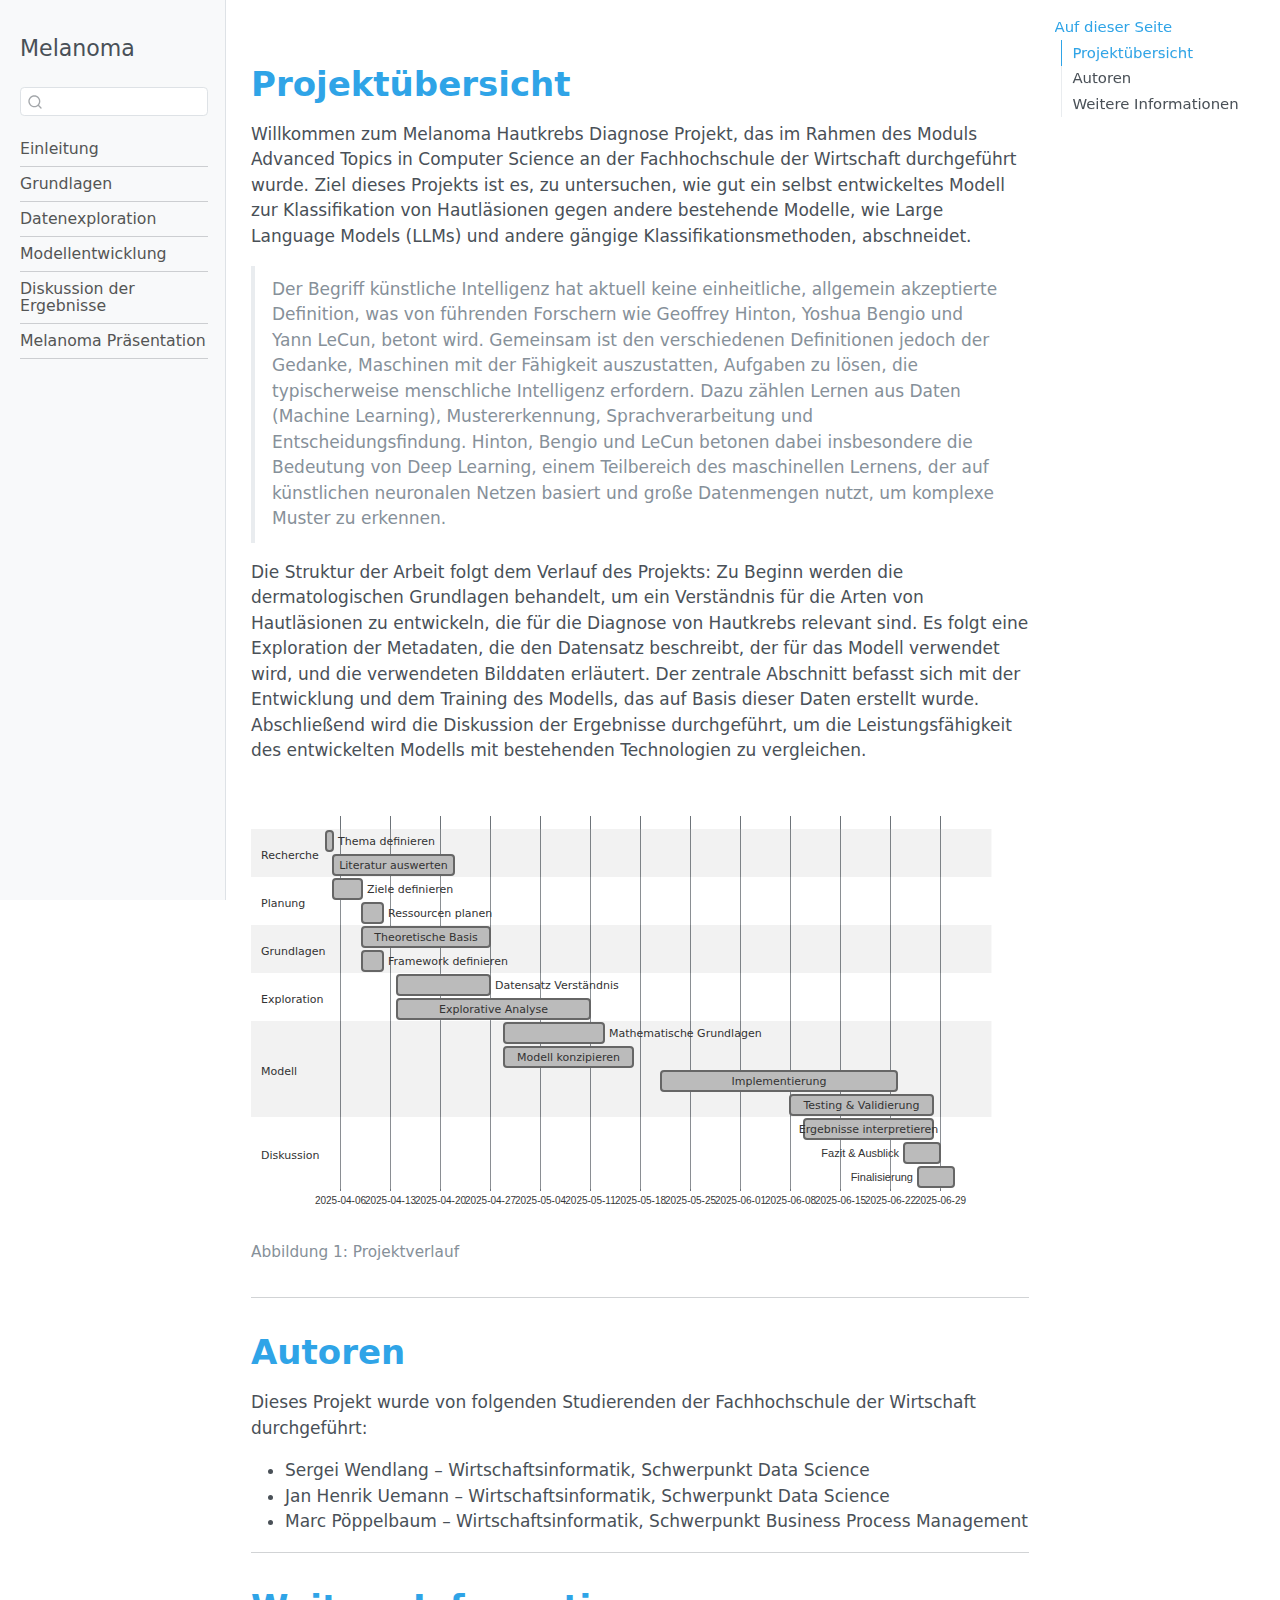
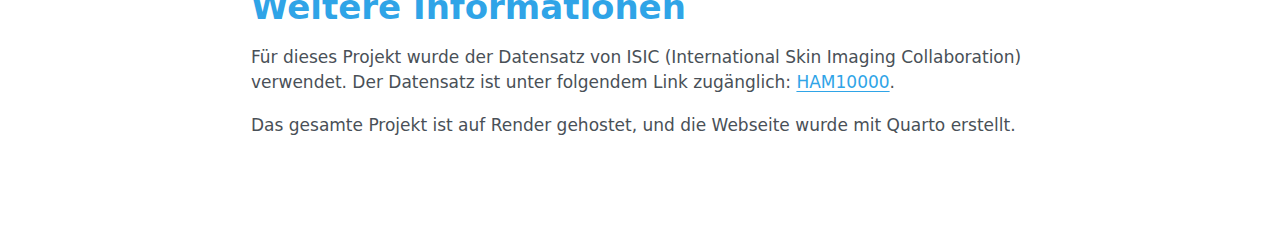
<file: _documentation/index.html>
<!DOCTYPE html>
<html xmlns="http://www.w3.org/1999/xhtml" lang="de" xml:lang="de"><head>

<meta charset="utf-8">
<meta name="generator" content="quarto-1.7.32">

<meta name="viewport" content="width=device-width, initial-scale=1.0, user-scalable=yes">


<title>Melanoma</title>
<style>
code{white-space: pre-wrap;}
span.smallcaps{font-variant: small-caps;}
div.columns{display: flex; gap: min(4vw, 1.5em);}
div.column{flex: auto; overflow-x: auto;}
div.hanging-indent{margin-left: 1.5em; text-indent: -1.5em;}
ul.task-list{list-style: none;}
ul.task-list li input[type="checkbox"] {
  width: 0.8em;
  margin: 0 0.8em 0.2em -1em; /* quarto-specific, see https://github.com/quarto-dev/quarto-cli/issues/4556 */ 
  vertical-align: middle;
}
</style>


<script src="site_libs/quarto-nav/quarto-nav.js"></script>
<script src="site_libs/quarto-nav/headroom.min.js"></script>
<script src="site_libs/clipboard/clipboard.min.js"></script>
<script src="site_libs/quarto-search/autocomplete.umd.js"></script>
<script src="site_libs/quarto-search/fuse.min.js"></script>
<script src="site_libs/quarto-search/quarto-search.js"></script>
<meta name="quarto:offset" content="./">
<script src="site_libs/quarto-html/quarto.js" type="module"></script>
<script src="site_libs/quarto-html/tabsets/tabsets.js" type="module"></script>
<script src="site_libs/quarto-html/popper.min.js"></script>
<script src="site_libs/quarto-html/tippy.umd.min.js"></script>
<script src="site_libs/quarto-html/anchor.min.js"></script>
<link href="site_libs/quarto-html/tippy.css" rel="stylesheet">
<link href="site_libs/quarto-html/quarto-syntax-highlighting-234273d1456647dabc34a594ac50e507.css" rel="stylesheet" id="quarto-text-highlighting-styles">
<script src="site_libs/bootstrap/bootstrap.min.js"></script>
<link href="site_libs/bootstrap/bootstrap-icons.css" rel="stylesheet">
<link href="site_libs/bootstrap/bootstrap-173296030ae6ffffc1a10e5571fe0b63.min.css" rel="stylesheet" append-hash="true" id="quarto-bootstrap" data-mode="light">
<script id="quarto-search-options" type="application/json">{
  "location": "sidebar",
  "copy-button": false,
  "collapse-after": 3,
  "panel-placement": "start",
  "type": "textbox",
  "limit": 50,
  "keyboard-shortcut": [
    "f",
    "/",
    "s"
  ],
  "show-item-context": false,
  "language": {
    "search-no-results-text": "Keine Treffer",
    "search-matching-documents-text": "Treffer",
    "search-copy-link-title": "Link in die Suche kopieren",
    "search-hide-matches-text": "Zusätzliche Treffer verbergen",
    "search-more-match-text": "weitere Treffer in diesem Dokument",
    "search-more-matches-text": "weitere Treffer in diesem Dokument",
    "search-clear-button-title": "Zurücksetzen",
    "search-text-placeholder": "",
    "search-detached-cancel-button-title": "Abbrechen",
    "search-submit-button-title": "Abschicken",
    "search-label": "Suchen"
  }
}</script>
<meta name="mermaid-theme" content="neutral">
<script src="site_libs/quarto-diagram/mermaid.min.js"></script>
<script src="site_libs/quarto-diagram/mermaid-init.js"></script>
<link href="site_libs/quarto-diagram/mermaid.css" rel="stylesheet">


<link rel="stylesheet" href="styles.css">
</head>

<body class="nav-sidebar docked quarto-light">

<div id="quarto-search-results"></div>
  <header id="quarto-header" class="headroom fixed-top">
  <nav class="quarto-secondary-nav">
    <div class="container-fluid d-flex">
      <button type="button" class="quarto-btn-toggle btn" data-bs-toggle="collapse" role="button" data-bs-target=".quarto-sidebar-collapse-item" aria-controls="quarto-sidebar" aria-expanded="false" aria-label="Seitenleiste umschalten" onclick="if (window.quartoToggleHeadroom) { window.quartoToggleHeadroom(); }">
        <i class="bi bi-layout-text-sidebar-reverse"></i>
      </button>
        <nav class="quarto-page-breadcrumbs" aria-label="breadcrumb"><ol class="breadcrumb"><li class="breadcrumb-item">
      Melanoma
      </li></ol></nav>
        <a class="flex-grow-1" role="navigation" data-bs-toggle="collapse" data-bs-target=".quarto-sidebar-collapse-item" aria-controls="quarto-sidebar" aria-expanded="false" aria-label="Seitenleiste umschalten" onclick="if (window.quartoToggleHeadroom) { window.quartoToggleHeadroom(); }">      
        </a>
      <button type="button" class="btn quarto-search-button" aria-label="Suchen" onclick="window.quartoOpenSearch();">
        <i class="bi bi-search"></i>
      </button>
    </div>
  </nav>
</header>
<!-- content -->
<div id="quarto-content" class="quarto-container page-columns page-rows-contents page-layout-article">
<!-- sidebar -->
  <nav id="quarto-sidebar" class="sidebar collapse collapse-horizontal quarto-sidebar-collapse-item sidebar-navigation docked overflow-auto">
    <div class="pt-lg-2 mt-2 text-left sidebar-header">
    <div class="sidebar-title mb-0 py-0">
      <a href="./">Melanoma</a> 
    </div>
      </div>
        <div class="mt-2 flex-shrink-0 align-items-center">
        <div class="sidebar-search">
        <div id="quarto-search" class="" title="Suchen"></div>
        </div>
        </div>
    <div class="sidebar-menu-container"> 
    <ul class="list-unstyled mt-1">
        <li class="sidebar-item">
  <div class="sidebar-item-container"> 
  <a href="./kapitel/einfuehrung.html" class="sidebar-item-text sidebar-link">
 <span class="menu-text">Einleitung</span></a>
  </div>
</li>
        <li class="px-0"><hr class="sidebar-divider hi "></li>
        <li class="sidebar-item">
  <div class="sidebar-item-container"> 
  <a href="./kapitel/grundlagen.html" class="sidebar-item-text sidebar-link">
 <span class="menu-text">Grundlagen</span></a>
  </div>
</li>
        <li class="px-0"><hr class="sidebar-divider hi "></li>
        <li class="sidebar-item">
  <div class="sidebar-item-container"> 
  <a href="./kapitel/datenexploration.html" class="sidebar-item-text sidebar-link">
 <span class="menu-text">Datenexploration</span></a>
  </div>
</li>
        <li class="px-0"><hr class="sidebar-divider hi "></li>
        <li class="sidebar-item">
  <div class="sidebar-item-container"> 
  <a href="./kapitel/modellentwicklung.html" class="sidebar-item-text sidebar-link">
 <span class="menu-text">Modellentwicklung</span></a>
  </div>
</li>
        <li class="px-0"><hr class="sidebar-divider hi "></li>
        <li class="sidebar-item">
  <div class="sidebar-item-container"> 
  <a href="./kapitel/diskussion.html" class="sidebar-item-text sidebar-link">
 <span class="menu-text">Diskussion der Ergebnisse</span></a>
  </div>
</li>
        <li class="px-0"><hr class="sidebar-divider hi "></li>
        <li class="sidebar-item">
  <div class="sidebar-item-container"> 
  <a href="./presentation.html" class="sidebar-item-text sidebar-link">
 <span class="menu-text">Melanoma Präsentation</span></a>
  </div>
</li>
        <li class="px-0"><hr class="sidebar-divider hi "></li>
    </ul>
    </div>
</nav>
<div id="quarto-sidebar-glass" class="quarto-sidebar-collapse-item" data-bs-toggle="collapse" data-bs-target=".quarto-sidebar-collapse-item"></div>
<!-- margin-sidebar -->
    <div id="quarto-margin-sidebar" class="sidebar margin-sidebar">
        <nav id="TOC" role="doc-toc" class="toc-active">
    <h2 id="toc-title">Auf dieser Seite</h2>
   
  <ul>
  <li><a href="#projektübersicht" id="toc-projektübersicht" class="nav-link active" data-scroll-target="#projektübersicht">Projektübersicht</a></li>
  <li><a href="#autoren" id="toc-autoren" class="nav-link" data-scroll-target="#autoren">Autoren</a></li>
  <li><a href="#weitere-informationen" id="toc-weitere-informationen" class="nav-link" data-scroll-target="#weitere-informationen">Weitere Informationen</a></li>
  </ul>
</nav>
    </div>
<!-- main -->
<main class="content" id="quarto-document-content"><header id="title-block-header" class="quarto-title-block"></header>




<section id="projektübersicht" class="level1">
<h1>Projektübersicht</h1>
<p>Willkommen zum Melanoma Hautkrebs Diagnose Projekt, das im Rahmen des Moduls Advanced Topics in Computer Science an der Fachhochschule der Wirtschaft durchgeführt wurde. Ziel dieses Projekts ist es, zu untersuchen, wie gut ein selbst entwickeltes Modell zur Klassifikation von Hautläsionen gegen andere bestehende Modelle, wie Large Language Models (LLMs) und andere gängige Klassifikationsmethoden, abschneidet.</p>
<blockquote class="blockquote">
<p>Der Begriff künstliche Intelligenz hat aktuell keine einheitliche, allgemein akzeptierte Definition, was von führenden Forschern wie Geoffrey Hinton, Yoshua Bengio und Yann LeCun, betont wird. Gemeinsam ist den verschiedenen Definitionen jedoch der Gedanke, Maschinen mit der Fähigkeit auszustatten, Aufgaben zu lösen, die typischerweise menschliche Intelligenz erfordern. Dazu zählen Lernen aus Daten (Machine Learning), Mustererkennung, Sprachverarbeitung und Entscheidungsfindung. Hinton, Bengio und LeCun betonen dabei insbesondere die Bedeutung von Deep Learning, einem Teilbereich des maschinellen Lernens, der auf künstlichen neuronalen Netzen basiert und große Datenmengen nutzt, um komplexe Muster zu erkennen.</p>
</blockquote>
<p>Die Struktur der Arbeit folgt dem Verlauf des Projekts: Zu Beginn werden die dermatologischen Grundlagen behandelt, um ein Verständnis für die Arten von Hautläsionen zu entwickeln, die für die Diagnose von Hautkrebs relevant sind. Es folgt eine Exploration der Metadaten, die den Datensatz beschreibt, der für das Modell verwendet wird, und die verwendeten Bilddaten erläutert. Der zentrale Abschnitt befasst sich mit der Entwicklung und dem Training des Modells, das auf Basis dieser Daten erstellt wurde. Abschließend wird die Diskussion der Ergebnisse durchgeführt, um die Leistungsfähigkeit des entwickelten Modells mit bestehenden Technologien zu vergleichen.</p>
<div class="cell" data-layout-align="default">
<div class="cell-output-display">
<div id="fig-project" class="quarto-float quarto-figure quarto-figure-center anchored">
<figure class="quarto-float quarto-float-fig figure">
<div aria-describedby="fig-project-caption-0ceaefa1-69ba-4598-a22c-09a6ac19f8ca">
<div>
<pre class="mermaid mermaid-js" data-label="fig-project">gantt
    dateFormat  YYYY-MM-DD
    section Recherche
    Thema definieren           :done,    lit1, 2025-04-04,2025-04-05
    Literatur auswerten        :done,    lit2, 2025-04-05,2025-04-22
    
    section Planung
    Ziele definieren           :done,    plan1, 2025-04-05,2025-04-09
    Ressourcen planen          :done,    plan2, 2025-04-09,2025-04-12
    
    section Grundlagen
    Theoretische Basis         :done,         grund1, 2025-04-09,2025-04-27
    Framework definieren       :done,         grund2, 2025-04-09,2025-04-12
    
    section Exploration
    Datensatz Verständnis      :done,         data1, 2025-04-14,2025-04-27
    Explorative Analyse        :done,         data2, 2025-04-14,2025-05-11
    
    section Modell
    Mathematische Grundlagen   :done,          model4, 2025-04-29, 2025-05-13
    Modell konzipieren         :done,         model1, 2025-04-29,2025-05-17
    Implementierung            :done,         model2, 2025-05-21,2025-06-23
    Testing &amp; Validierung      :done,         model3, 2025-06-08,2025-06-28
    
    section Diskussion
    Ergebnisse interpretieren  :done,         dis1, 2025-06-10,2025-06-28
    Fazit &amp; Ausblick          :done,          dis2, 2025-06-24,2025-06-29
    Finalisierung             :done,          disk3, 2025-06-26,2025-07-01
</pre>
</div>
</div>
<figcaption class="quarto-float-caption-bottom quarto-float-caption quarto-float-fig" id="fig-project-caption-0ceaefa1-69ba-4598-a22c-09a6ac19f8ca">
Abbildung&nbsp;1: Projektverlauf
</figcaption>
</figure>
</div>
</div>
</div>
<hr>
</section>
<section id="autoren" class="level1">
<h1>Autoren</h1>
<p>Dieses Projekt wurde von folgenden Studierenden der Fachhochschule der Wirtschaft durchgeführt:</p>
<ul>
<li>Sergei Wendlang – Wirtschaftsinformatik, Schwerpunkt Data Science</li>
<li>Jan Henrik Uemann – Wirtschaftsinformatik, Schwerpunkt Data Science</li>
<li>Marc Pöppelbaum – Wirtschaftsinformatik, Schwerpunkt Business Process Management</li>
</ul>
<hr>
</section>
<section id="weitere-informationen" class="level1">
<h1>Weitere Informationen</h1>
<p>Für dieses Projekt wurde der Datensatz von ISIC (International Skin Imaging Collaboration) verwendet. Der Datensatz ist unter folgendem Link zugänglich: <a href="https://dataverse.harvard.edu/dataset.xhtml?persistentId=doi:10.7910/DVN/DBW86T">HAM10000</a>.</p>
<p>Das gesamte Projekt ist auf Render gehostet, und die Webseite wurde mit Quarto erstellt.</p>


</section>

</main> <!-- /main -->
<script id="quarto-html-after-body" type="application/javascript">
  window.document.addEventListener("DOMContentLoaded", function (event) {
    const icon = "";
    const anchorJS = new window.AnchorJS();
    anchorJS.options = {
      placement: 'right',
      icon: icon
    };
    anchorJS.add('.anchored');
    const isCodeAnnotation = (el) => {
      for (const clz of el.classList) {
        if (clz.startsWith('code-annotation-')) {                     
          return true;
        }
      }
      return false;
    }
    const onCopySuccess = function(e) {
      // button target
      const button = e.trigger;
      // don't keep focus
      button.blur();
      // flash "checked"
      button.classList.add('code-copy-button-checked');
      var currentTitle = button.getAttribute("title");
      button.setAttribute("title", "Kopiert");
      let tooltip;
      if (window.bootstrap) {
        button.setAttribute("data-bs-toggle", "tooltip");
        button.setAttribute("data-bs-placement", "left");
        button.setAttribute("data-bs-title", "Kopiert");
        tooltip = new bootstrap.Tooltip(button, 
          { trigger: "manual", 
            customClass: "code-copy-button-tooltip",
            offset: [0, -8]});
        tooltip.show();    
      }
      setTimeout(function() {
        if (tooltip) {
          tooltip.hide();
          button.removeAttribute("data-bs-title");
          button.removeAttribute("data-bs-toggle");
          button.removeAttribute("data-bs-placement");
        }
        button.setAttribute("title", currentTitle);
        button.classList.remove('code-copy-button-checked');
      }, 1000);
      // clear code selection
      e.clearSelection();
    }
    const getTextToCopy = function(trigger) {
        const codeEl = trigger.previousElementSibling.cloneNode(true);
        for (const childEl of codeEl.children) {
          if (isCodeAnnotation(childEl)) {
            childEl.remove();
          }
        }
        return codeEl.innerText;
    }
    const clipboard = new window.ClipboardJS('.code-copy-button:not([data-in-quarto-modal])', {
      text: getTextToCopy
    });
    clipboard.on('success', onCopySuccess);
    if (window.document.getElementById('quarto-embedded-source-code-modal')) {
      const clipboardModal = new window.ClipboardJS('.code-copy-button[data-in-quarto-modal]', {
        text: getTextToCopy,
        container: window.document.getElementById('quarto-embedded-source-code-modal')
      });
      clipboardModal.on('success', onCopySuccess);
    }
      var localhostRegex = new RegExp(/^(?:http|https):\/\/localhost\:?[0-9]*\//);
      var mailtoRegex = new RegExp(/^mailto:/);
        var filterRegex = new RegExp('/' + window.location.host + '/');
      var isInternal = (href) => {
          return filterRegex.test(href) || localhostRegex.test(href) || mailtoRegex.test(href);
      }
      // Inspect non-navigation links and adorn them if external
     var links = window.document.querySelectorAll('a[href]:not(.nav-link):not(.navbar-brand):not(.toc-action):not(.sidebar-link):not(.sidebar-item-toggle):not(.pagination-link):not(.no-external):not([aria-hidden]):not(.dropdown-item):not(.quarto-navigation-tool):not(.about-link)');
      for (var i=0; i<links.length; i++) {
        const link = links[i];
        if (!isInternal(link.href)) {
          // undo the damage that might have been done by quarto-nav.js in the case of
          // links that we want to consider external
          if (link.dataset.originalHref !== undefined) {
            link.href = link.dataset.originalHref;
          }
        }
      }
    function tippyHover(el, contentFn, onTriggerFn, onUntriggerFn) {
      const config = {
        allowHTML: true,
        maxWidth: 500,
        delay: 100,
        arrow: false,
        appendTo: function(el) {
            return el.parentElement;
        },
        interactive: true,
        interactiveBorder: 10,
        theme: 'quarto',
        placement: 'bottom-start',
      };
      if (contentFn) {
        config.content = contentFn;
      }
      if (onTriggerFn) {
        config.onTrigger = onTriggerFn;
      }
      if (onUntriggerFn) {
        config.onUntrigger = onUntriggerFn;
      }
      window.tippy(el, config); 
    }
    const noterefs = window.document.querySelectorAll('a[role="doc-noteref"]');
    for (var i=0; i<noterefs.length; i++) {
      const ref = noterefs[i];
      tippyHover(ref, function() {
        // use id or data attribute instead here
        let href = ref.getAttribute('data-footnote-href') || ref.getAttribute('href');
        try { href = new URL(href).hash; } catch {}
        const id = href.replace(/^#\/?/, "");
        const note = window.document.getElementById(id);
        if (note) {
          return note.innerHTML;
        } else {
          return "";
        }
      });
    }
    const xrefs = window.document.querySelectorAll('a.quarto-xref');
    const processXRef = (id, note) => {
      // Strip column container classes
      const stripColumnClz = (el) => {
        el.classList.remove("page-full", "page-columns");
        if (el.children) {
          for (const child of el.children) {
            stripColumnClz(child);
          }
        }
      }
      stripColumnClz(note)
      if (id === null || id.startsWith('sec-')) {
        // Special case sections, only their first couple elements
        const container = document.createElement("div");
        if (note.children && note.children.length > 2) {
          container.appendChild(note.children[0].cloneNode(true));
          for (let i = 1; i < note.children.length; i++) {
            const child = note.children[i];
            if (child.tagName === "P" && child.innerText === "") {
              continue;
            } else {
              container.appendChild(child.cloneNode(true));
              break;
            }
          }
          if (window.Quarto?.typesetMath) {
            window.Quarto.typesetMath(container);
          }
          return container.innerHTML
        } else {
          if (window.Quarto?.typesetMath) {
            window.Quarto.typesetMath(note);
          }
          return note.innerHTML;
        }
      } else {
        // Remove any anchor links if they are present
        const anchorLink = note.querySelector('a.anchorjs-link');
        if (anchorLink) {
          anchorLink.remove();
        }
        if (window.Quarto?.typesetMath) {
          window.Quarto.typesetMath(note);
        }
        if (note.classList.contains("callout")) {
          return note.outerHTML;
        } else {
          return note.innerHTML;
        }
      }
    }
    for (var i=0; i<xrefs.length; i++) {
      const xref = xrefs[i];
      tippyHover(xref, undefined, function(instance) {
        instance.disable();
        let url = xref.getAttribute('href');
        let hash = undefined; 
        if (url.startsWith('#')) {
          hash = url;
        } else {
          try { hash = new URL(url).hash; } catch {}
        }
        if (hash) {
          const id = hash.replace(/^#\/?/, "");
          const note = window.document.getElementById(id);
          if (note !== null) {
            try {
              const html = processXRef(id, note.cloneNode(true));
              instance.setContent(html);
            } finally {
              instance.enable();
              instance.show();
            }
          } else {
            // See if we can fetch this
            fetch(url.split('#')[0])
            .then(res => res.text())
            .then(html => {
              const parser = new DOMParser();
              const htmlDoc = parser.parseFromString(html, "text/html");
              const note = htmlDoc.getElementById(id);
              if (note !== null) {
                const html = processXRef(id, note);
                instance.setContent(html);
              } 
            }).finally(() => {
              instance.enable();
              instance.show();
            });
          }
        } else {
          // See if we can fetch a full url (with no hash to target)
          // This is a special case and we should probably do some content thinning / targeting
          fetch(url)
          .then(res => res.text())
          .then(html => {
            const parser = new DOMParser();
            const htmlDoc = parser.parseFromString(html, "text/html");
            const note = htmlDoc.querySelector('main.content');
            if (note !== null) {
              // This should only happen for chapter cross references
              // (since there is no id in the URL)
              // remove the first header
              if (note.children.length > 0 && note.children[0].tagName === "HEADER") {
                note.children[0].remove();
              }
              const html = processXRef(null, note);
              instance.setContent(html);
            } 
          }).finally(() => {
            instance.enable();
            instance.show();
          });
        }
      }, function(instance) {
      });
    }
        let selectedAnnoteEl;
        const selectorForAnnotation = ( cell, annotation) => {
          let cellAttr = 'data-code-cell="' + cell + '"';
          let lineAttr = 'data-code-annotation="' +  annotation + '"';
          const selector = 'span[' + cellAttr + '][' + lineAttr + ']';
          return selector;
        }
        const selectCodeLines = (annoteEl) => {
          const doc = window.document;
          const targetCell = annoteEl.getAttribute("data-target-cell");
          const targetAnnotation = annoteEl.getAttribute("data-target-annotation");
          const annoteSpan = window.document.querySelector(selectorForAnnotation(targetCell, targetAnnotation));
          const lines = annoteSpan.getAttribute("data-code-lines").split(",");
          const lineIds = lines.map((line) => {
            return targetCell + "-" + line;
          })
          let top = null;
          let height = null;
          let parent = null;
          if (lineIds.length > 0) {
              //compute the position of the single el (top and bottom and make a div)
              const el = window.document.getElementById(lineIds[0]);
              top = el.offsetTop;
              height = el.offsetHeight;
              parent = el.parentElement.parentElement;
            if (lineIds.length > 1) {
              const lastEl = window.document.getElementById(lineIds[lineIds.length - 1]);
              const bottom = lastEl.offsetTop + lastEl.offsetHeight;
              height = bottom - top;
            }
            if (top !== null && height !== null && parent !== null) {
              // cook up a div (if necessary) and position it 
              let div = window.document.getElementById("code-annotation-line-highlight");
              if (div === null) {
                div = window.document.createElement("div");
                div.setAttribute("id", "code-annotation-line-highlight");
                div.style.position = 'absolute';
                parent.appendChild(div);
              }
              div.style.top = top - 2 + "px";
              div.style.height = height + 4 + "px";
              div.style.left = 0;
              let gutterDiv = window.document.getElementById("code-annotation-line-highlight-gutter");
              if (gutterDiv === null) {
                gutterDiv = window.document.createElement("div");
                gutterDiv.setAttribute("id", "code-annotation-line-highlight-gutter");
                gutterDiv.style.position = 'absolute';
                const codeCell = window.document.getElementById(targetCell);
                const gutter = codeCell.querySelector('.code-annotation-gutter');
                gutter.appendChild(gutterDiv);
              }
              gutterDiv.style.top = top - 2 + "px";
              gutterDiv.style.height = height + 4 + "px";
            }
            selectedAnnoteEl = annoteEl;
          }
        };
        const unselectCodeLines = () => {
          const elementsIds = ["code-annotation-line-highlight", "code-annotation-line-highlight-gutter"];
          elementsIds.forEach((elId) => {
            const div = window.document.getElementById(elId);
            if (div) {
              div.remove();
            }
          });
          selectedAnnoteEl = undefined;
        };
          // Handle positioning of the toggle
      window.addEventListener(
        "resize",
        throttle(() => {
          elRect = undefined;
          if (selectedAnnoteEl) {
            selectCodeLines(selectedAnnoteEl);
          }
        }, 10)
      );
      function throttle(fn, ms) {
      let throttle = false;
      let timer;
        return (...args) => {
          if(!throttle) { // first call gets through
              fn.apply(this, args);
              throttle = true;
          } else { // all the others get throttled
              if(timer) clearTimeout(timer); // cancel #2
              timer = setTimeout(() => {
                fn.apply(this, args);
                timer = throttle = false;
              }, ms);
          }
        };
      }
        // Attach click handler to the DT
        const annoteDls = window.document.querySelectorAll('dt[data-target-cell]');
        for (const annoteDlNode of annoteDls) {
          annoteDlNode.addEventListener('click', (event) => {
            const clickedEl = event.target;
            if (clickedEl !== selectedAnnoteEl) {
              unselectCodeLines();
              const activeEl = window.document.querySelector('dt[data-target-cell].code-annotation-active');
              if (activeEl) {
                activeEl.classList.remove('code-annotation-active');
              }
              selectCodeLines(clickedEl);
              clickedEl.classList.add('code-annotation-active');
            } else {
              // Unselect the line
              unselectCodeLines();
              clickedEl.classList.remove('code-annotation-active');
            }
          });
        }
    const findCites = (el) => {
      const parentEl = el.parentElement;
      if (parentEl) {
        const cites = parentEl.dataset.cites;
        if (cites) {
          return {
            el,
            cites: cites.split(' ')
          };
        } else {
          return findCites(el.parentElement)
        }
      } else {
        return undefined;
      }
    };
    var bibliorefs = window.document.querySelectorAll('a[role="doc-biblioref"]');
    for (var i=0; i<bibliorefs.length; i++) {
      const ref = bibliorefs[i];
      const citeInfo = findCites(ref);
      if (citeInfo) {
        tippyHover(citeInfo.el, function() {
          var popup = window.document.createElement('div');
          citeInfo.cites.forEach(function(cite) {
            var citeDiv = window.document.createElement('div');
            citeDiv.classList.add('hanging-indent');
            citeDiv.classList.add('csl-entry');
            var biblioDiv = window.document.getElementById('ref-' + cite);
            if (biblioDiv) {
              citeDiv.innerHTML = biblioDiv.innerHTML;
            }
            popup.appendChild(citeDiv);
          });
          return popup.innerHTML;
        });
      }
    }
  });
  </script>
</div> <!-- /content -->




</body></html>
</file>
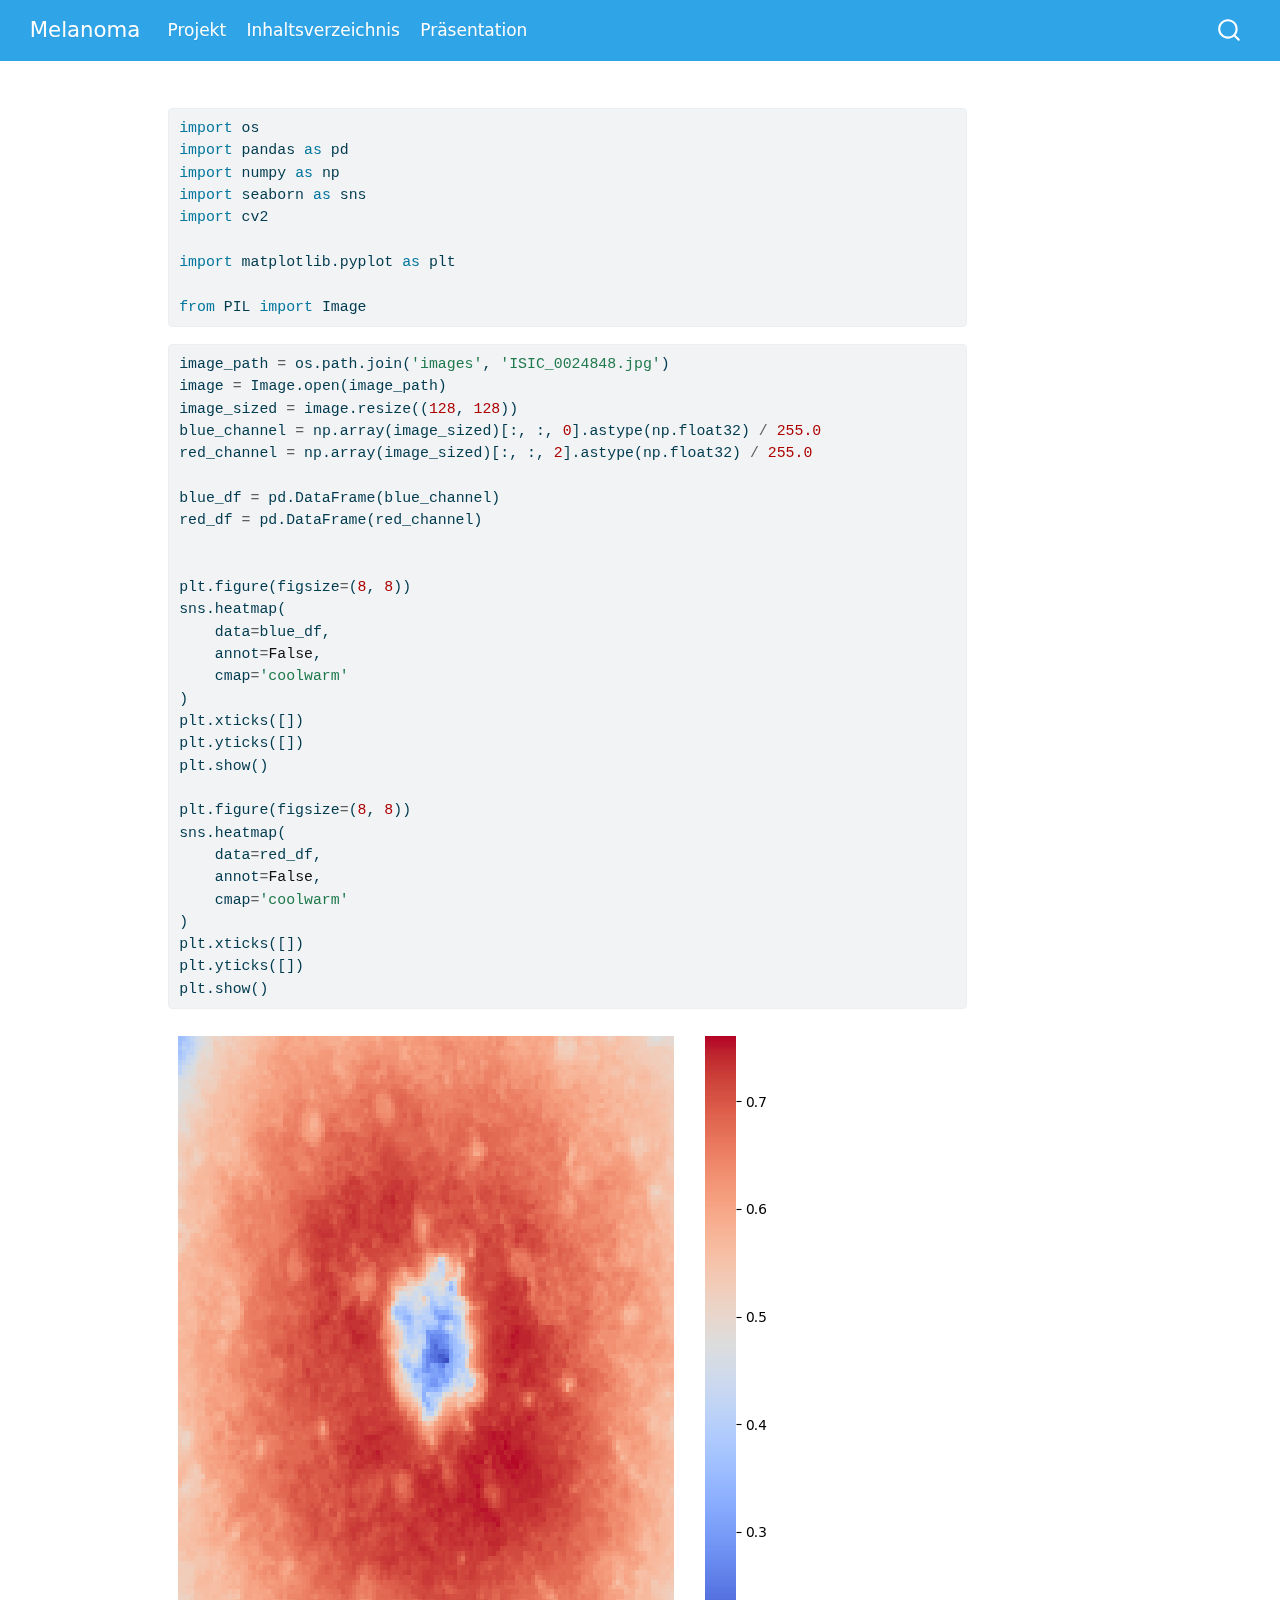
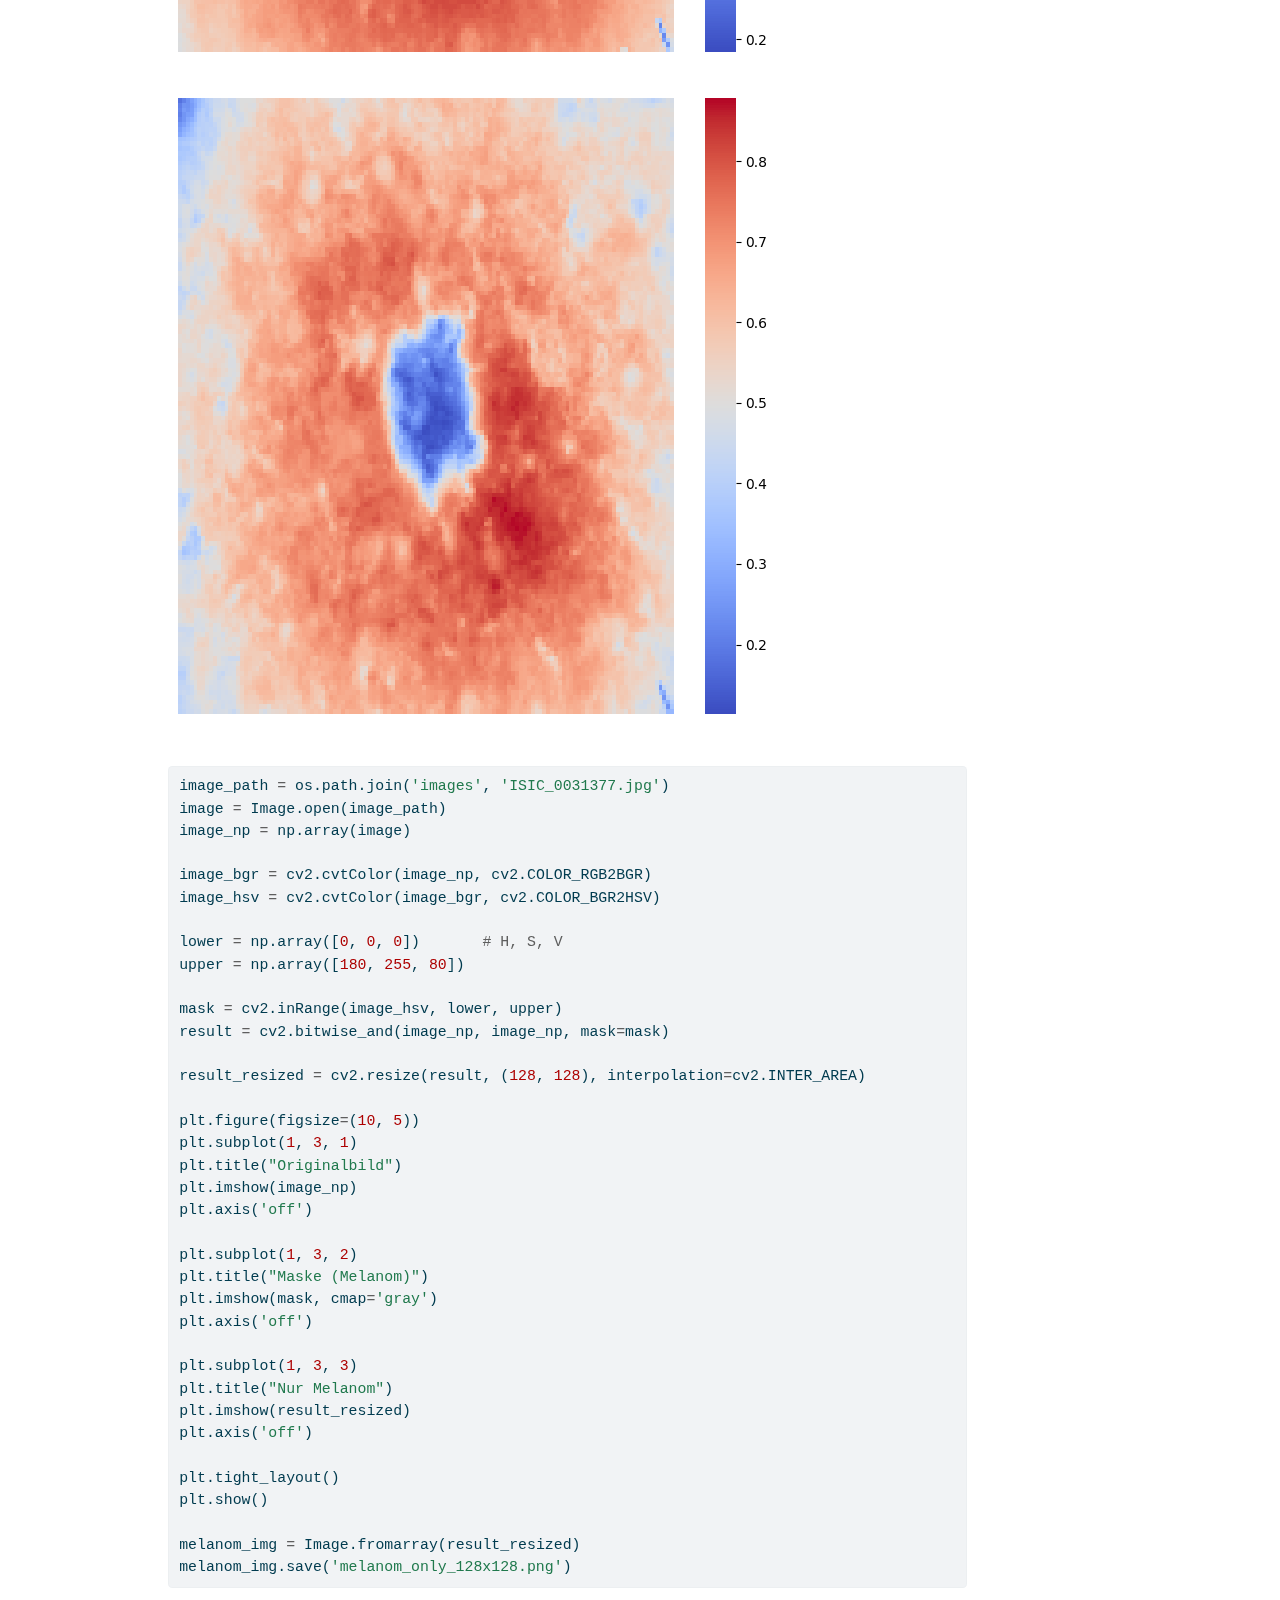
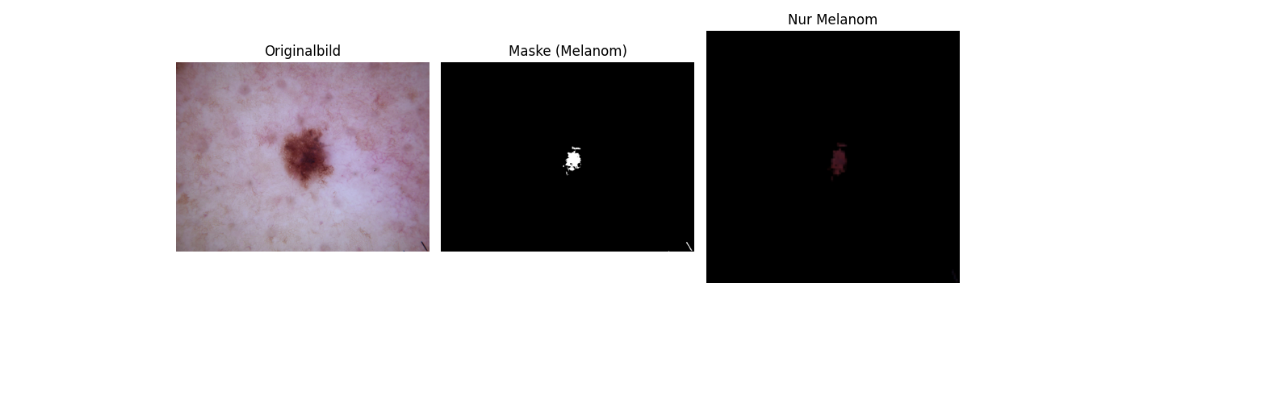
<file: _documentation/jans_playground.html>
<!DOCTYPE html>
<html xmlns="http://www.w3.org/1999/xhtml" lang="de" xml:lang="de"><head>

<meta charset="utf-8">
<meta name="generator" content="quarto-1.6.42">

<meta name="viewport" content="width=device-width, initial-scale=1.0, user-scalable=yes">


<title>jans_playground – Melanoma</title>
<style>
code{white-space: pre-wrap;}
span.smallcaps{font-variant: small-caps;}
div.columns{display: flex; gap: min(4vw, 1.5em);}
div.column{flex: auto; overflow-x: auto;}
div.hanging-indent{margin-left: 1.5em; text-indent: -1.5em;}
ul.task-list{list-style: none;}
ul.task-list li input[type="checkbox"] {
  width: 0.8em;
  margin: 0 0.8em 0.2em -1em; /* quarto-specific, see https://github.com/quarto-dev/quarto-cli/issues/4556 */ 
  vertical-align: middle;
}
/* CSS for syntax highlighting */
pre > code.sourceCode { white-space: pre; position: relative; }
pre > code.sourceCode > span { line-height: 1.25; }
pre > code.sourceCode > span:empty { height: 1.2em; }
.sourceCode { overflow: visible; }
code.sourceCode > span { color: inherit; text-decoration: inherit; }
div.sourceCode { margin: 1em 0; }
pre.sourceCode { margin: 0; }
@media screen {
div.sourceCode { overflow: auto; }
}
@media print {
pre > code.sourceCode { white-space: pre-wrap; }
pre > code.sourceCode > span { display: inline-block; text-indent: -5em; padding-left: 5em; }
}
pre.numberSource code
  { counter-reset: source-line 0; }
pre.numberSource code > span
  { position: relative; left: -4em; counter-increment: source-line; }
pre.numberSource code > span > a:first-child::before
  { content: counter(source-line);
    position: relative; left: -1em; text-align: right; vertical-align: baseline;
    border: none; display: inline-block;
    -webkit-touch-callout: none; -webkit-user-select: none;
    -khtml-user-select: none; -moz-user-select: none;
    -ms-user-select: none; user-select: none;
    padding: 0 4px; width: 4em;
  }
pre.numberSource { margin-left: 3em;  padding-left: 4px; }
div.sourceCode
  {   }
@media screen {
pre > code.sourceCode > span > a:first-child::before { text-decoration: underline; }
}
</style>


<script src="site_libs/quarto-nav/quarto-nav.js"></script>
<script src="site_libs/quarto-nav/headroom.min.js"></script>
<script src="site_libs/clipboard/clipboard.min.js"></script>
<script src="site_libs/quarto-search/autocomplete.umd.js"></script>
<script src="site_libs/quarto-search/fuse.min.js"></script>
<script src="site_libs/quarto-search/quarto-search.js"></script>
<meta name="quarto:offset" content="./">
<script src="site_libs/quarto-html/quarto.js"></script>
<script src="site_libs/quarto-html/popper.min.js"></script>
<script src="site_libs/quarto-html/tippy.umd.min.js"></script>
<script src="site_libs/quarto-html/anchor.min.js"></script>
<link href="site_libs/quarto-html/tippy.css" rel="stylesheet">
<link href="site_libs/quarto-html/quarto-syntax-highlighting-2f5df379a58b258e96c21c0638c20c03.css" rel="stylesheet" id="quarto-text-highlighting-styles">
<script src="site_libs/bootstrap/bootstrap.min.js"></script>
<link href="site_libs/bootstrap/bootstrap-icons.css" rel="stylesheet">
<link href="site_libs/bootstrap/bootstrap-9b08105b7f63205a66e951aab9693ffe.min.css" rel="stylesheet" append-hash="true" id="quarto-bootstrap" data-mode="light">
<script id="quarto-search-options" type="application/json">{
  "location": "navbar",
  "copy-button": false,
  "collapse-after": 3,
  "panel-placement": "end",
  "type": "overlay",
  "limit": 50,
  "keyboard-shortcut": [
    "s"
  ],
  "language": {
    "search-no-results-text": "Keine Treffer",
    "search-matching-documents-text": "Treffer",
    "search-copy-link-title": "Link in die Suche kopieren",
    "search-hide-matches-text": "Zusätzliche Treffer verbergen",
    "search-more-match-text": "weitere Treffer in diesem Dokument",
    "search-more-matches-text": "weitere Treffer in diesem Dokument",
    "search-clear-button-title": "Zurücksetzen",
    "search-text-placeholder": "",
    "search-detached-cancel-button-title": "Abbrechen",
    "search-submit-button-title": "Abschicken",
    "search-label": "Suchen"
  }
}</script>


<link rel="stylesheet" href="styles.css">
</head>

<body class="nav-fixed">

<div id="quarto-search-results"></div>
  <header id="quarto-header" class="headroom fixed-top">
    <nav class="navbar navbar-expand-lg " data-bs-theme="dark">
      <div class="navbar-container container-fluid">
      <div class="navbar-brand-container mx-auto">
    <a class="navbar-brand" href="./index.html">
    <span class="navbar-title">Melanoma</span>
    </a>
  </div>
            <div id="quarto-search" class="" title="Suchen"></div>
          <button class="navbar-toggler" type="button" data-bs-toggle="collapse" data-bs-target="#navbarCollapse" aria-controls="navbarCollapse" role="menu" aria-expanded="false" aria-label="Navigation umschalten" onclick="if (window.quartoToggleHeadroom) { window.quartoToggleHeadroom(); }">
  <span class="navbar-toggler-icon"></span>
</button>
          <div class="collapse navbar-collapse" id="navbarCollapse">
            <ul class="navbar-nav navbar-nav-scroll me-auto">
  <li class="nav-item">
    <a class="nav-link" href="./index.html"> 
<span class="menu-text">Projekt</span></a>
  </li>  
  <li class="nav-item">
    <a class="nav-link" href="./kapitel/index.html"> 
<span class="menu-text">Inhaltsverzeichnis</span></a>
  </li>  
  <li class="nav-item">
    <a class="nav-link" href="./presentation.html"> 
<span class="menu-text">Präsentation</span></a>
  </li>  
</ul>
          </div> <!-- /navcollapse -->
            <div class="quarto-navbar-tools">
</div>
      </div> <!-- /container-fluid -->
    </nav>
</header>
<!-- content -->
<div id="quarto-content" class="quarto-container page-columns page-rows-contents page-layout-article page-navbar">
<!-- sidebar -->
<!-- margin-sidebar -->
    <div id="quarto-margin-sidebar" class="sidebar margin-sidebar zindex-bottom">
        
    </div>
<!-- main -->
<main class="content" id="quarto-document-content"><header id="title-block-header" class="quarto-title-block"></header>




<div id="90abb436" class="cell" data-execution_count="46">
<div class="sourceCode cell-code" id="cb1"><pre class="sourceCode python code-with-copy"><code class="sourceCode python"><span id="cb1-1"><a href="#cb1-1" aria-hidden="true" tabindex="-1"></a><span class="im">import</span> os</span>
<span id="cb1-2"><a href="#cb1-2" aria-hidden="true" tabindex="-1"></a><span class="im">import</span> pandas <span class="im">as</span> pd</span>
<span id="cb1-3"><a href="#cb1-3" aria-hidden="true" tabindex="-1"></a><span class="im">import</span> numpy <span class="im">as</span> np</span>
<span id="cb1-4"><a href="#cb1-4" aria-hidden="true" tabindex="-1"></a><span class="im">import</span> seaborn <span class="im">as</span> sns</span>
<span id="cb1-5"><a href="#cb1-5" aria-hidden="true" tabindex="-1"></a><span class="im">import</span> cv2</span>
<span id="cb1-6"><a href="#cb1-6" aria-hidden="true" tabindex="-1"></a></span>
<span id="cb1-7"><a href="#cb1-7" aria-hidden="true" tabindex="-1"></a><span class="im">import</span> matplotlib.pyplot <span class="im">as</span> plt</span>
<span id="cb1-8"><a href="#cb1-8" aria-hidden="true" tabindex="-1"></a></span>
<span id="cb1-9"><a href="#cb1-9" aria-hidden="true" tabindex="-1"></a><span class="im">from</span> PIL <span class="im">import</span> Image</span></code><button title="In die Zwischenablage kopieren" class="code-copy-button"><i class="bi"></i></button></pre></div>
</div>
<div id="db0c6a50" class="cell">
<div class="sourceCode cell-code" id="cb2"><pre class="sourceCode python code-with-copy"><code class="sourceCode python"><span id="cb2-1"><a href="#cb2-1" aria-hidden="true" tabindex="-1"></a>image_path <span class="op">=</span> os.path.join(<span class="st">'images'</span>, <span class="st">'ISIC_0024848.jpg'</span>)</span>
<span id="cb2-2"><a href="#cb2-2" aria-hidden="true" tabindex="-1"></a>image <span class="op">=</span> Image.<span class="bu">open</span>(image_path)</span>
<span id="cb2-3"><a href="#cb2-3" aria-hidden="true" tabindex="-1"></a>image_sized <span class="op">=</span> image.resize((<span class="dv">128</span>, <span class="dv">128</span>))</span>
<span id="cb2-4"><a href="#cb2-4" aria-hidden="true" tabindex="-1"></a>blue_channel <span class="op">=</span> np.array(image_sized)[:, :, <span class="dv">0</span>].astype(np.float32) <span class="op">/</span> <span class="fl">255.0</span></span>
<span id="cb2-5"><a href="#cb2-5" aria-hidden="true" tabindex="-1"></a>red_channel <span class="op">=</span> np.array(image_sized)[:, :, <span class="dv">2</span>].astype(np.float32) <span class="op">/</span> <span class="fl">255.0</span></span>
<span id="cb2-6"><a href="#cb2-6" aria-hidden="true" tabindex="-1"></a></span>
<span id="cb2-7"><a href="#cb2-7" aria-hidden="true" tabindex="-1"></a>blue_df <span class="op">=</span> pd.DataFrame(blue_channel)</span>
<span id="cb2-8"><a href="#cb2-8" aria-hidden="true" tabindex="-1"></a>red_df <span class="op">=</span> pd.DataFrame(red_channel)</span>
<span id="cb2-9"><a href="#cb2-9" aria-hidden="true" tabindex="-1"></a></span>
<span id="cb2-10"><a href="#cb2-10" aria-hidden="true" tabindex="-1"></a></span>
<span id="cb2-11"><a href="#cb2-11" aria-hidden="true" tabindex="-1"></a>plt.figure(figsize<span class="op">=</span>(<span class="dv">8</span>, <span class="dv">8</span>))</span>
<span id="cb2-12"><a href="#cb2-12" aria-hidden="true" tabindex="-1"></a>sns.heatmap(</span>
<span id="cb2-13"><a href="#cb2-13" aria-hidden="true" tabindex="-1"></a>    data<span class="op">=</span>blue_df,</span>
<span id="cb2-14"><a href="#cb2-14" aria-hidden="true" tabindex="-1"></a>    annot<span class="op">=</span><span class="va">False</span>,</span>
<span id="cb2-15"><a href="#cb2-15" aria-hidden="true" tabindex="-1"></a>    cmap<span class="op">=</span><span class="st">'coolwarm'</span></span>
<span id="cb2-16"><a href="#cb2-16" aria-hidden="true" tabindex="-1"></a>)</span>
<span id="cb2-17"><a href="#cb2-17" aria-hidden="true" tabindex="-1"></a>plt.xticks([])</span>
<span id="cb2-18"><a href="#cb2-18" aria-hidden="true" tabindex="-1"></a>plt.yticks([]) </span>
<span id="cb2-19"><a href="#cb2-19" aria-hidden="true" tabindex="-1"></a>plt.show()</span>
<span id="cb2-20"><a href="#cb2-20" aria-hidden="true" tabindex="-1"></a></span>
<span id="cb2-21"><a href="#cb2-21" aria-hidden="true" tabindex="-1"></a>plt.figure(figsize<span class="op">=</span>(<span class="dv">8</span>, <span class="dv">8</span>))</span>
<span id="cb2-22"><a href="#cb2-22" aria-hidden="true" tabindex="-1"></a>sns.heatmap(</span>
<span id="cb2-23"><a href="#cb2-23" aria-hidden="true" tabindex="-1"></a>    data<span class="op">=</span>red_df,</span>
<span id="cb2-24"><a href="#cb2-24" aria-hidden="true" tabindex="-1"></a>    annot<span class="op">=</span><span class="va">False</span>,</span>
<span id="cb2-25"><a href="#cb2-25" aria-hidden="true" tabindex="-1"></a>    cmap<span class="op">=</span><span class="st">'coolwarm'</span></span>
<span id="cb2-26"><a href="#cb2-26" aria-hidden="true" tabindex="-1"></a>)</span>
<span id="cb2-27"><a href="#cb2-27" aria-hidden="true" tabindex="-1"></a>plt.xticks([])</span>
<span id="cb2-28"><a href="#cb2-28" aria-hidden="true" tabindex="-1"></a>plt.yticks([]) </span>
<span id="cb2-29"><a href="#cb2-29" aria-hidden="true" tabindex="-1"></a>plt.show()</span></code><button title="In die Zwischenablage kopieren" class="code-copy-button"><i class="bi"></i></button></pre></div>
<div class="cell-output cell-output-display">
<div>
<figure class="figure">
<p><img src="jans_playground_files/figure-html/cell-3-output-1.png" class="img-fluid figure-img"></p>
</figure>
</div>
</div>
<div class="cell-output cell-output-display">
<div>
<figure class="figure">
<p><img src="jans_playground_files/figure-html/cell-3-output-2.png" class="img-fluid figure-img"></p>
</figure>
</div>
</div>
</div>
<div id="9a21cae1" class="cell" data-execution_count="50">
<div class="sourceCode cell-code" id="cb3"><pre class="sourceCode python code-with-copy"><code class="sourceCode python"><span id="cb3-1"><a href="#cb3-1" aria-hidden="true" tabindex="-1"></a>image_path <span class="op">=</span> os.path.join(<span class="st">'images'</span>, <span class="st">'ISIC_0031377.jpg'</span>)</span>
<span id="cb3-2"><a href="#cb3-2" aria-hidden="true" tabindex="-1"></a>image <span class="op">=</span> Image.<span class="bu">open</span>(image_path)</span>
<span id="cb3-3"><a href="#cb3-3" aria-hidden="true" tabindex="-1"></a>image_np <span class="op">=</span> np.array(image)</span>
<span id="cb3-4"><a href="#cb3-4" aria-hidden="true" tabindex="-1"></a></span>
<span id="cb3-5"><a href="#cb3-5" aria-hidden="true" tabindex="-1"></a>image_bgr <span class="op">=</span> cv2.cvtColor(image_np, cv2.COLOR_RGB2BGR)</span>
<span id="cb3-6"><a href="#cb3-6" aria-hidden="true" tabindex="-1"></a>image_hsv <span class="op">=</span> cv2.cvtColor(image_bgr, cv2.COLOR_BGR2HSV)</span>
<span id="cb3-7"><a href="#cb3-7" aria-hidden="true" tabindex="-1"></a></span>
<span id="cb3-8"><a href="#cb3-8" aria-hidden="true" tabindex="-1"></a>lower <span class="op">=</span> np.array([<span class="dv">0</span>, <span class="dv">0</span>, <span class="dv">0</span>])       <span class="co"># H, S, V</span></span>
<span id="cb3-9"><a href="#cb3-9" aria-hidden="true" tabindex="-1"></a>upper <span class="op">=</span> np.array([<span class="dv">180</span>, <span class="dv">255</span>, <span class="dv">80</span>])</span>
<span id="cb3-10"><a href="#cb3-10" aria-hidden="true" tabindex="-1"></a></span>
<span id="cb3-11"><a href="#cb3-11" aria-hidden="true" tabindex="-1"></a>mask <span class="op">=</span> cv2.inRange(image_hsv, lower, upper)</span>
<span id="cb3-12"><a href="#cb3-12" aria-hidden="true" tabindex="-1"></a>result <span class="op">=</span> cv2.bitwise_and(image_np, image_np, mask<span class="op">=</span>mask)</span>
<span id="cb3-13"><a href="#cb3-13" aria-hidden="true" tabindex="-1"></a></span>
<span id="cb3-14"><a href="#cb3-14" aria-hidden="true" tabindex="-1"></a>result_resized <span class="op">=</span> cv2.resize(result, (<span class="dv">128</span>, <span class="dv">128</span>), interpolation<span class="op">=</span>cv2.INTER_AREA)</span>
<span id="cb3-15"><a href="#cb3-15" aria-hidden="true" tabindex="-1"></a></span>
<span id="cb3-16"><a href="#cb3-16" aria-hidden="true" tabindex="-1"></a>plt.figure(figsize<span class="op">=</span>(<span class="dv">10</span>, <span class="dv">5</span>))</span>
<span id="cb3-17"><a href="#cb3-17" aria-hidden="true" tabindex="-1"></a>plt.subplot(<span class="dv">1</span>, <span class="dv">3</span>, <span class="dv">1</span>)</span>
<span id="cb3-18"><a href="#cb3-18" aria-hidden="true" tabindex="-1"></a>plt.title(<span class="st">"Originalbild"</span>)</span>
<span id="cb3-19"><a href="#cb3-19" aria-hidden="true" tabindex="-1"></a>plt.imshow(image_np)</span>
<span id="cb3-20"><a href="#cb3-20" aria-hidden="true" tabindex="-1"></a>plt.axis(<span class="st">'off'</span>)</span>
<span id="cb3-21"><a href="#cb3-21" aria-hidden="true" tabindex="-1"></a></span>
<span id="cb3-22"><a href="#cb3-22" aria-hidden="true" tabindex="-1"></a>plt.subplot(<span class="dv">1</span>, <span class="dv">3</span>, <span class="dv">2</span>)</span>
<span id="cb3-23"><a href="#cb3-23" aria-hidden="true" tabindex="-1"></a>plt.title(<span class="st">"Maske (Melanom)"</span>)</span>
<span id="cb3-24"><a href="#cb3-24" aria-hidden="true" tabindex="-1"></a>plt.imshow(mask, cmap<span class="op">=</span><span class="st">'gray'</span>)</span>
<span id="cb3-25"><a href="#cb3-25" aria-hidden="true" tabindex="-1"></a>plt.axis(<span class="st">'off'</span>)</span>
<span id="cb3-26"><a href="#cb3-26" aria-hidden="true" tabindex="-1"></a></span>
<span id="cb3-27"><a href="#cb3-27" aria-hidden="true" tabindex="-1"></a>plt.subplot(<span class="dv">1</span>, <span class="dv">3</span>, <span class="dv">3</span>)</span>
<span id="cb3-28"><a href="#cb3-28" aria-hidden="true" tabindex="-1"></a>plt.title(<span class="st">"Nur Melanom"</span>)</span>
<span id="cb3-29"><a href="#cb3-29" aria-hidden="true" tabindex="-1"></a>plt.imshow(result_resized)</span>
<span id="cb3-30"><a href="#cb3-30" aria-hidden="true" tabindex="-1"></a>plt.axis(<span class="st">'off'</span>)</span>
<span id="cb3-31"><a href="#cb3-31" aria-hidden="true" tabindex="-1"></a></span>
<span id="cb3-32"><a href="#cb3-32" aria-hidden="true" tabindex="-1"></a>plt.tight_layout()</span>
<span id="cb3-33"><a href="#cb3-33" aria-hidden="true" tabindex="-1"></a>plt.show()</span>
<span id="cb3-34"><a href="#cb3-34" aria-hidden="true" tabindex="-1"></a></span>
<span id="cb3-35"><a href="#cb3-35" aria-hidden="true" tabindex="-1"></a>melanom_img <span class="op">=</span> Image.fromarray(result_resized)</span>
<span id="cb3-36"><a href="#cb3-36" aria-hidden="true" tabindex="-1"></a>melanom_img.save(<span class="st">'melanom_only_128x128.png'</span>)</span></code><button title="In die Zwischenablage kopieren" class="code-copy-button"><i class="bi"></i></button></pre></div>
<div class="cell-output cell-output-display">
<div>
<figure class="figure">
<p><img src="jans_playground_files/figure-html/cell-4-output-1.png" class="img-fluid figure-img"></p>
</figure>
</div>
</div>
</div>



</main> <!-- /main -->
<script id="quarto-html-after-body" type="application/javascript">
window.document.addEventListener("DOMContentLoaded", function (event) {
  const toggleBodyColorMode = (bsSheetEl) => {
    const mode = bsSheetEl.getAttribute("data-mode");
    const bodyEl = window.document.querySelector("body");
    if (mode === "dark") {
      bodyEl.classList.add("quarto-dark");
      bodyEl.classList.remove("quarto-light");
    } else {
      bodyEl.classList.add("quarto-light");
      bodyEl.classList.remove("quarto-dark");
    }
  }
  const toggleBodyColorPrimary = () => {
    const bsSheetEl = window.document.querySelector("link#quarto-bootstrap");
    if (bsSheetEl) {
      toggleBodyColorMode(bsSheetEl);
    }
  }
  toggleBodyColorPrimary();  
  const icon = "";
  const anchorJS = new window.AnchorJS();
  anchorJS.options = {
    placement: 'right',
    icon: icon
  };
  anchorJS.add('.anchored');
  const isCodeAnnotation = (el) => {
    for (const clz of el.classList) {
      if (clz.startsWith('code-annotation-')) {                     
        return true;
      }
    }
    return false;
  }
  const onCopySuccess = function(e) {
    // button target
    const button = e.trigger;
    // don't keep focus
    button.blur();
    // flash "checked"
    button.classList.add('code-copy-button-checked');
    var currentTitle = button.getAttribute("title");
    button.setAttribute("title", "Kopiert");
    let tooltip;
    if (window.bootstrap) {
      button.setAttribute("data-bs-toggle", "tooltip");
      button.setAttribute("data-bs-placement", "left");
      button.setAttribute("data-bs-title", "Kopiert");
      tooltip = new bootstrap.Tooltip(button, 
        { trigger: "manual", 
          customClass: "code-copy-button-tooltip",
          offset: [0, -8]});
      tooltip.show();    
    }
    setTimeout(function() {
      if (tooltip) {
        tooltip.hide();
        button.removeAttribute("data-bs-title");
        button.removeAttribute("data-bs-toggle");
        button.removeAttribute("data-bs-placement");
      }
      button.setAttribute("title", currentTitle);
      button.classList.remove('code-copy-button-checked');
    }, 1000);
    // clear code selection
    e.clearSelection();
  }
  const getTextToCopy = function(trigger) {
      const codeEl = trigger.previousElementSibling.cloneNode(true);
      for (const childEl of codeEl.children) {
        if (isCodeAnnotation(childEl)) {
          childEl.remove();
        }
      }
      return codeEl.innerText;
  }
  const clipboard = new window.ClipboardJS('.code-copy-button:not([data-in-quarto-modal])', {
    text: getTextToCopy
  });
  clipboard.on('success', onCopySuccess);
  if (window.document.getElementById('quarto-embedded-source-code-modal')) {
    const clipboardModal = new window.ClipboardJS('.code-copy-button[data-in-quarto-modal]', {
      text: getTextToCopy,
      container: window.document.getElementById('quarto-embedded-source-code-modal')
    });
    clipboardModal.on('success', onCopySuccess);
  }
    var localhostRegex = new RegExp(/^(?:http|https):\/\/localhost\:?[0-9]*\//);
    var mailtoRegex = new RegExp(/^mailto:/);
      var filterRegex = new RegExp('/' + window.location.host + '/');
    var isInternal = (href) => {
        return filterRegex.test(href) || localhostRegex.test(href) || mailtoRegex.test(href);
    }
    // Inspect non-navigation links and adorn them if external
 	var links = window.document.querySelectorAll('a[href]:not(.nav-link):not(.navbar-brand):not(.toc-action):not(.sidebar-link):not(.sidebar-item-toggle):not(.pagination-link):not(.no-external):not([aria-hidden]):not(.dropdown-item):not(.quarto-navigation-tool):not(.about-link)');
    for (var i=0; i<links.length; i++) {
      const link = links[i];
      if (!isInternal(link.href)) {
        // undo the damage that might have been done by quarto-nav.js in the case of
        // links that we want to consider external
        if (link.dataset.originalHref !== undefined) {
          link.href = link.dataset.originalHref;
        }
      }
    }
  function tippyHover(el, contentFn, onTriggerFn, onUntriggerFn) {
    const config = {
      allowHTML: true,
      maxWidth: 500,
      delay: 100,
      arrow: false,
      appendTo: function(el) {
          return el.parentElement;
      },
      interactive: true,
      interactiveBorder: 10,
      theme: 'quarto',
      placement: 'bottom-start',
    };
    if (contentFn) {
      config.content = contentFn;
    }
    if (onTriggerFn) {
      config.onTrigger = onTriggerFn;
    }
    if (onUntriggerFn) {
      config.onUntrigger = onUntriggerFn;
    }
    window.tippy(el, config); 
  }
  const noterefs = window.document.querySelectorAll('a[role="doc-noteref"]');
  for (var i=0; i<noterefs.length; i++) {
    const ref = noterefs[i];
    tippyHover(ref, function() {
      // use id or data attribute instead here
      let href = ref.getAttribute('data-footnote-href') || ref.getAttribute('href');
      try { href = new URL(href).hash; } catch {}
      const id = href.replace(/^#\/?/, "");
      const note = window.document.getElementById(id);
      if (note) {
        return note.innerHTML;
      } else {
        return "";
      }
    });
  }
  const xrefs = window.document.querySelectorAll('a.quarto-xref');
  const processXRef = (id, note) => {
    // Strip column container classes
    const stripColumnClz = (el) => {
      el.classList.remove("page-full", "page-columns");
      if (el.children) {
        for (const child of el.children) {
          stripColumnClz(child);
        }
      }
    }
    stripColumnClz(note)
    if (id === null || id.startsWith('sec-')) {
      // Special case sections, only their first couple elements
      const container = document.createElement("div");
      if (note.children && note.children.length > 2) {
        container.appendChild(note.children[0].cloneNode(true));
        for (let i = 1; i < note.children.length; i++) {
          const child = note.children[i];
          if (child.tagName === "P" && child.innerText === "") {
            continue;
          } else {
            container.appendChild(child.cloneNode(true));
            break;
          }
        }
        if (window.Quarto?.typesetMath) {
          window.Quarto.typesetMath(container);
        }
        return container.innerHTML
      } else {
        if (window.Quarto?.typesetMath) {
          window.Quarto.typesetMath(note);
        }
        return note.innerHTML;
      }
    } else {
      // Remove any anchor links if they are present
      const anchorLink = note.querySelector('a.anchorjs-link');
      if (anchorLink) {
        anchorLink.remove();
      }
      if (window.Quarto?.typesetMath) {
        window.Quarto.typesetMath(note);
      }
      if (note.classList.contains("callout")) {
        return note.outerHTML;
      } else {
        return note.innerHTML;
      }
    }
  }
  for (var i=0; i<xrefs.length; i++) {
    const xref = xrefs[i];
    tippyHover(xref, undefined, function(instance) {
      instance.disable();
      let url = xref.getAttribute('href');
      let hash = undefined; 
      if (url.startsWith('#')) {
        hash = url;
      } else {
        try { hash = new URL(url).hash; } catch {}
      }
      if (hash) {
        const id = hash.replace(/^#\/?/, "");
        const note = window.document.getElementById(id);
        if (note !== null) {
          try {
            const html = processXRef(id, note.cloneNode(true));
            instance.setContent(html);
          } finally {
            instance.enable();
            instance.show();
          }
        } else {
          // See if we can fetch this
          fetch(url.split('#')[0])
          .then(res => res.text())
          .then(html => {
            const parser = new DOMParser();
            const htmlDoc = parser.parseFromString(html, "text/html");
            const note = htmlDoc.getElementById(id);
            if (note !== null) {
              const html = processXRef(id, note);
              instance.setContent(html);
            } 
          }).finally(() => {
            instance.enable();
            instance.show();
          });
        }
      } else {
        // See if we can fetch a full url (with no hash to target)
        // This is a special case and we should probably do some content thinning / targeting
        fetch(url)
        .then(res => res.text())
        .then(html => {
          const parser = new DOMParser();
          const htmlDoc = parser.parseFromString(html, "text/html");
          const note = htmlDoc.querySelector('main.content');
          if (note !== null) {
            // This should only happen for chapter cross references
            // (since there is no id in the URL)
            // remove the first header
            if (note.children.length > 0 && note.children[0].tagName === "HEADER") {
              note.children[0].remove();
            }
            const html = processXRef(null, note);
            instance.setContent(html);
          } 
        }).finally(() => {
          instance.enable();
          instance.show();
        });
      }
    }, function(instance) {
    });
  }
      let selectedAnnoteEl;
      const selectorForAnnotation = ( cell, annotation) => {
        let cellAttr = 'data-code-cell="' + cell + '"';
        let lineAttr = 'data-code-annotation="' +  annotation + '"';
        const selector = 'span[' + cellAttr + '][' + lineAttr + ']';
        return selector;
      }
      const selectCodeLines = (annoteEl) => {
        const doc = window.document;
        const targetCell = annoteEl.getAttribute("data-target-cell");
        const targetAnnotation = annoteEl.getAttribute("data-target-annotation");
        const annoteSpan = window.document.querySelector(selectorForAnnotation(targetCell, targetAnnotation));
        const lines = annoteSpan.getAttribute("data-code-lines").split(",");
        const lineIds = lines.map((line) => {
          return targetCell + "-" + line;
        })
        let top = null;
        let height = null;
        let parent = null;
        if (lineIds.length > 0) {
            //compute the position of the single el (top and bottom and make a div)
            const el = window.document.getElementById(lineIds[0]);
            top = el.offsetTop;
            height = el.offsetHeight;
            parent = el.parentElement.parentElement;
          if (lineIds.length > 1) {
            const lastEl = window.document.getElementById(lineIds[lineIds.length - 1]);
            const bottom = lastEl.offsetTop + lastEl.offsetHeight;
            height = bottom - top;
          }
          if (top !== null && height !== null && parent !== null) {
            // cook up a div (if necessary) and position it 
            let div = window.document.getElementById("code-annotation-line-highlight");
            if (div === null) {
              div = window.document.createElement("div");
              div.setAttribute("id", "code-annotation-line-highlight");
              div.style.position = 'absolute';
              parent.appendChild(div);
            }
            div.style.top = top - 2 + "px";
            div.style.height = height + 4 + "px";
            div.style.left = 0;
            let gutterDiv = window.document.getElementById("code-annotation-line-highlight-gutter");
            if (gutterDiv === null) {
              gutterDiv = window.document.createElement("div");
              gutterDiv.setAttribute("id", "code-annotation-line-highlight-gutter");
              gutterDiv.style.position = 'absolute';
              const codeCell = window.document.getElementById(targetCell);
              const gutter = codeCell.querySelector('.code-annotation-gutter');
              gutter.appendChild(gutterDiv);
            }
            gutterDiv.style.top = top - 2 + "px";
            gutterDiv.style.height = height + 4 + "px";
          }
          selectedAnnoteEl = annoteEl;
        }
      };
      const unselectCodeLines = () => {
        const elementsIds = ["code-annotation-line-highlight", "code-annotation-line-highlight-gutter"];
        elementsIds.forEach((elId) => {
          const div = window.document.getElementById(elId);
          if (div) {
            div.remove();
          }
        });
        selectedAnnoteEl = undefined;
      };
        // Handle positioning of the toggle
    window.addEventListener(
      "resize",
      throttle(() => {
        elRect = undefined;
        if (selectedAnnoteEl) {
          selectCodeLines(selectedAnnoteEl);
        }
      }, 10)
    );
    function throttle(fn, ms) {
    let throttle = false;
    let timer;
      return (...args) => {
        if(!throttle) { // first call gets through
            fn.apply(this, args);
            throttle = true;
        } else { // all the others get throttled
            if(timer) clearTimeout(timer); // cancel #2
            timer = setTimeout(() => {
              fn.apply(this, args);
              timer = throttle = false;
            }, ms);
        }
      };
    }
      // Attach click handler to the DT
      const annoteDls = window.document.querySelectorAll('dt[data-target-cell]');
      for (const annoteDlNode of annoteDls) {
        annoteDlNode.addEventListener('click', (event) => {
          const clickedEl = event.target;
          if (clickedEl !== selectedAnnoteEl) {
            unselectCodeLines();
            const activeEl = window.document.querySelector('dt[data-target-cell].code-annotation-active');
            if (activeEl) {
              activeEl.classList.remove('code-annotation-active');
            }
            selectCodeLines(clickedEl);
            clickedEl.classList.add('code-annotation-active');
          } else {
            // Unselect the line
            unselectCodeLines();
            clickedEl.classList.remove('code-annotation-active');
          }
        });
      }
  const findCites = (el) => {
    const parentEl = el.parentElement;
    if (parentEl) {
      const cites = parentEl.dataset.cites;
      if (cites) {
        return {
          el,
          cites: cites.split(' ')
        };
      } else {
        return findCites(el.parentElement)
      }
    } else {
      return undefined;
    }
  };
  var bibliorefs = window.document.querySelectorAll('a[role="doc-biblioref"]');
  for (var i=0; i<bibliorefs.length; i++) {
    const ref = bibliorefs[i];
    const citeInfo = findCites(ref);
    if (citeInfo) {
      tippyHover(citeInfo.el, function() {
        var popup = window.document.createElement('div');
        citeInfo.cites.forEach(function(cite) {
          var citeDiv = window.document.createElement('div');
          citeDiv.classList.add('hanging-indent');
          citeDiv.classList.add('csl-entry');
          var biblioDiv = window.document.getElementById('ref-' + cite);
          if (biblioDiv) {
            citeDiv.innerHTML = biblioDiv.innerHTML;
          }
          popup.appendChild(citeDiv);
        });
        return popup.innerHTML;
      });
    }
  }
});
</script>
</div> <!-- /content -->




</body></html>
</file>
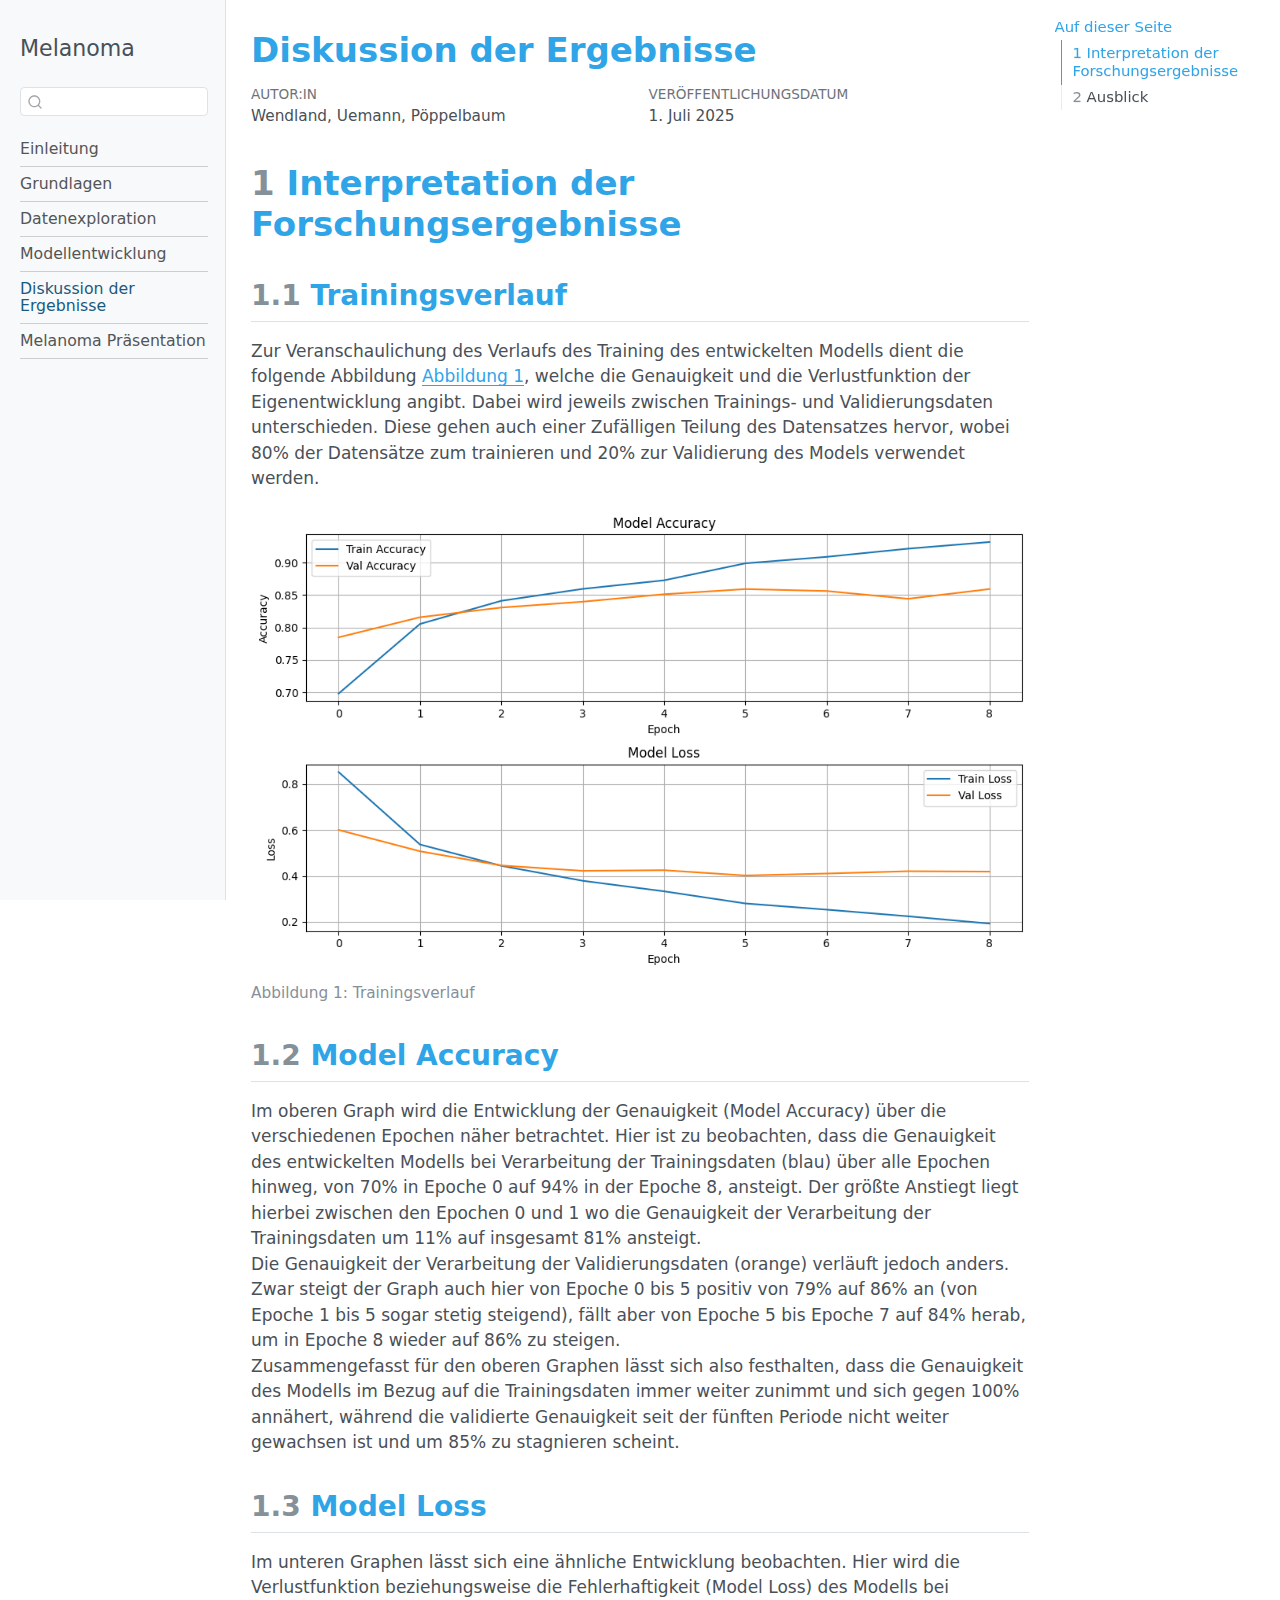
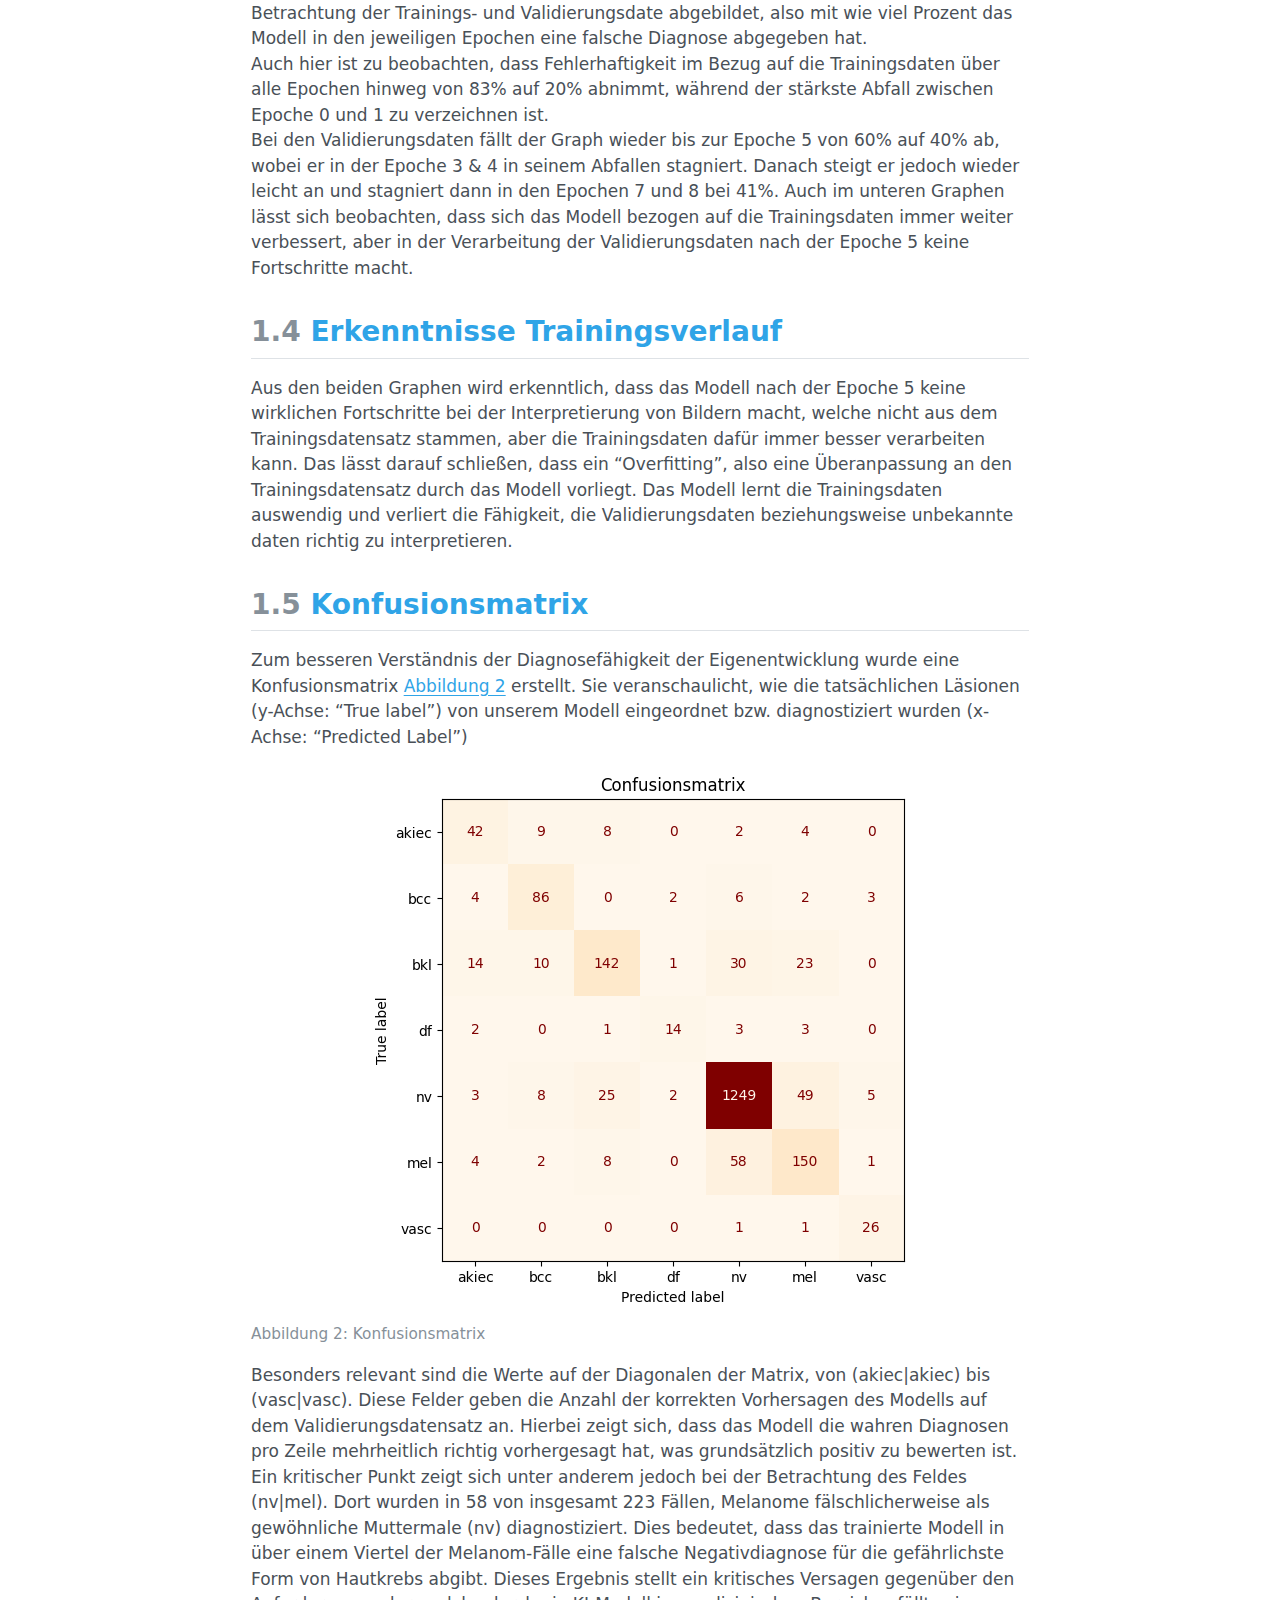
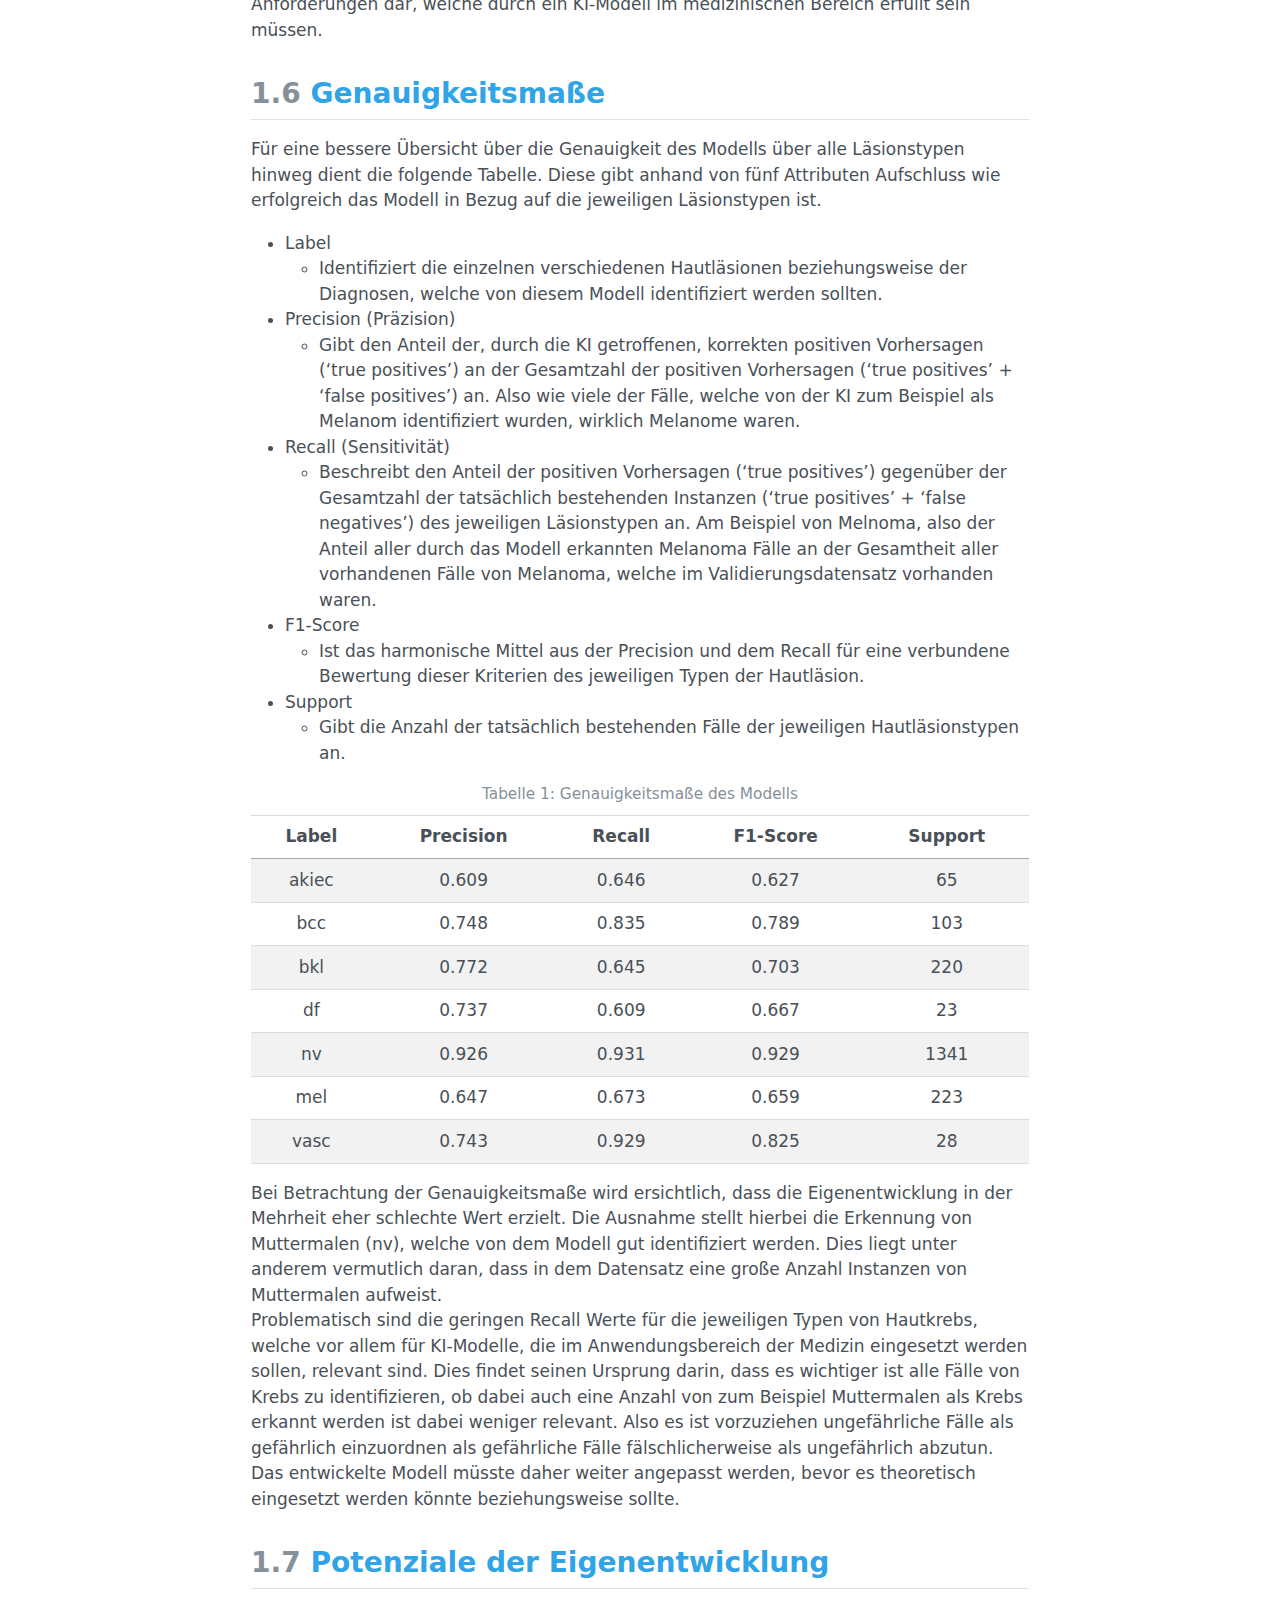
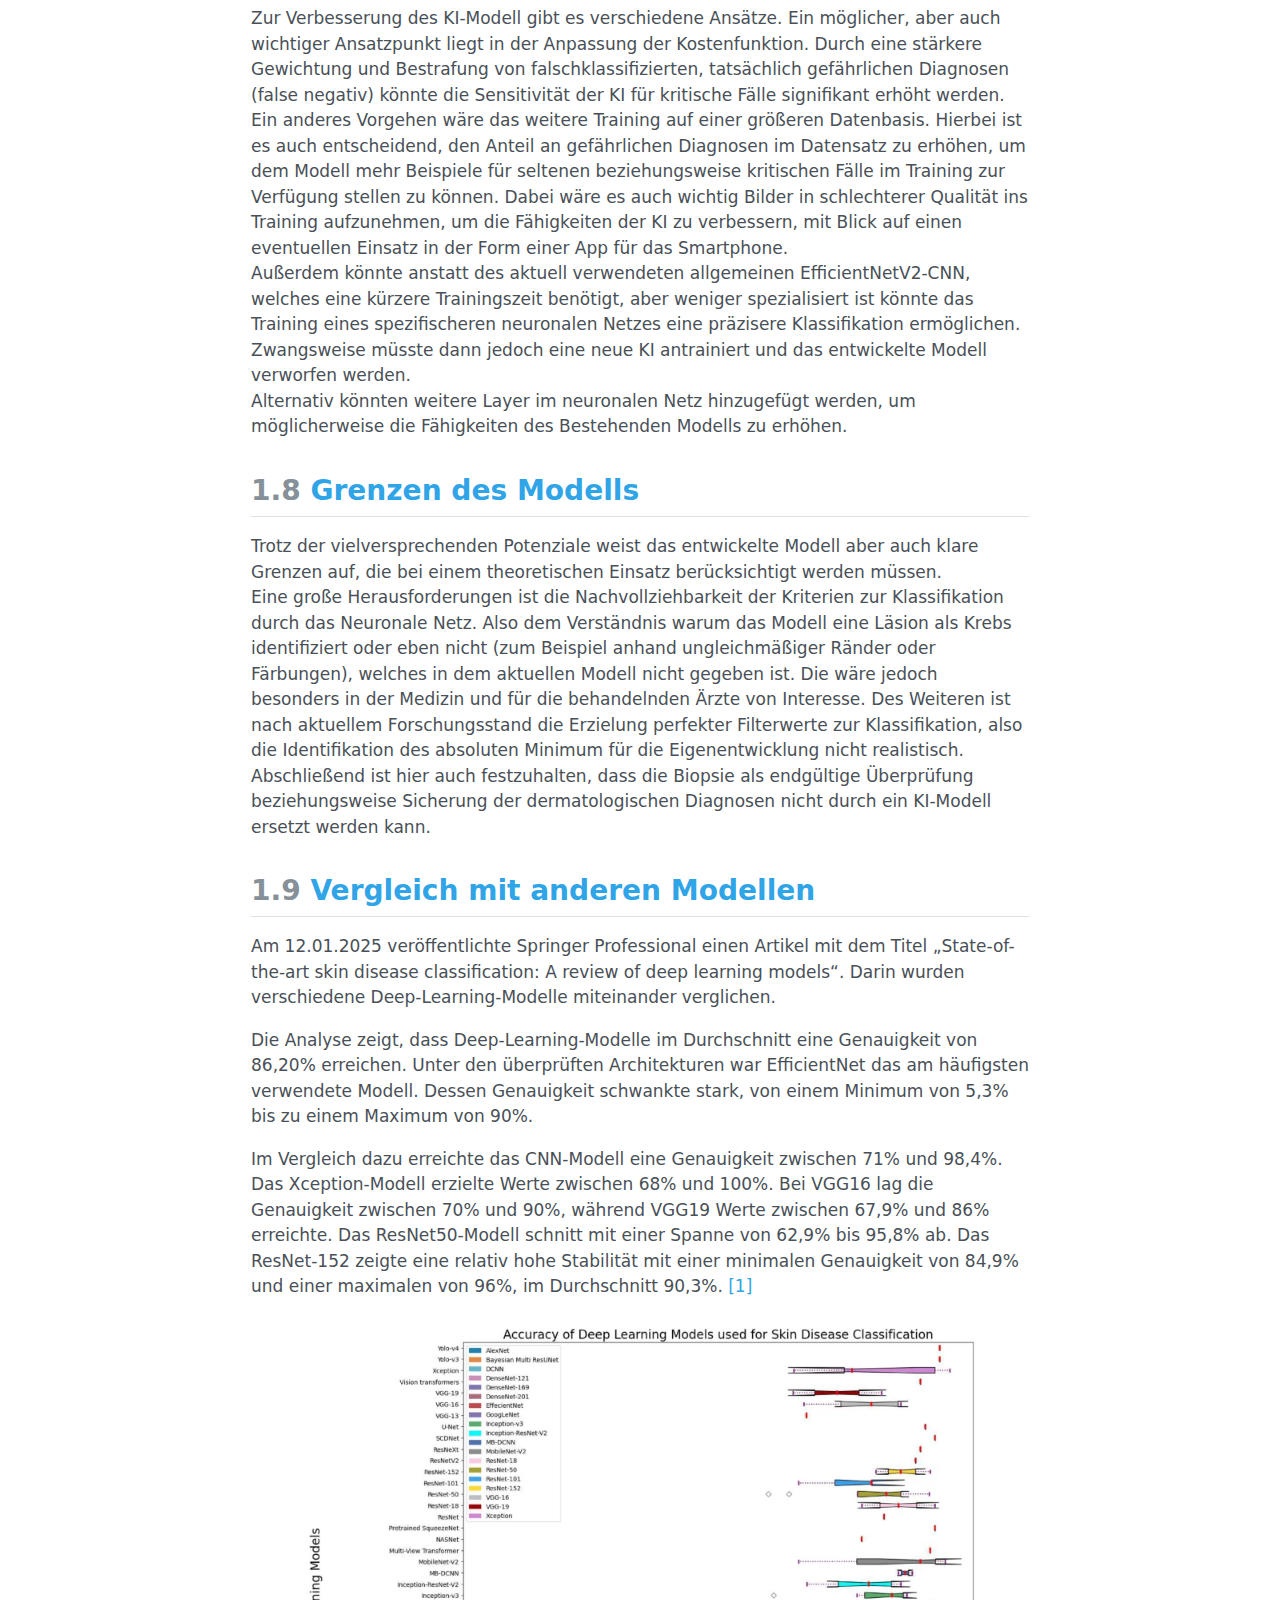
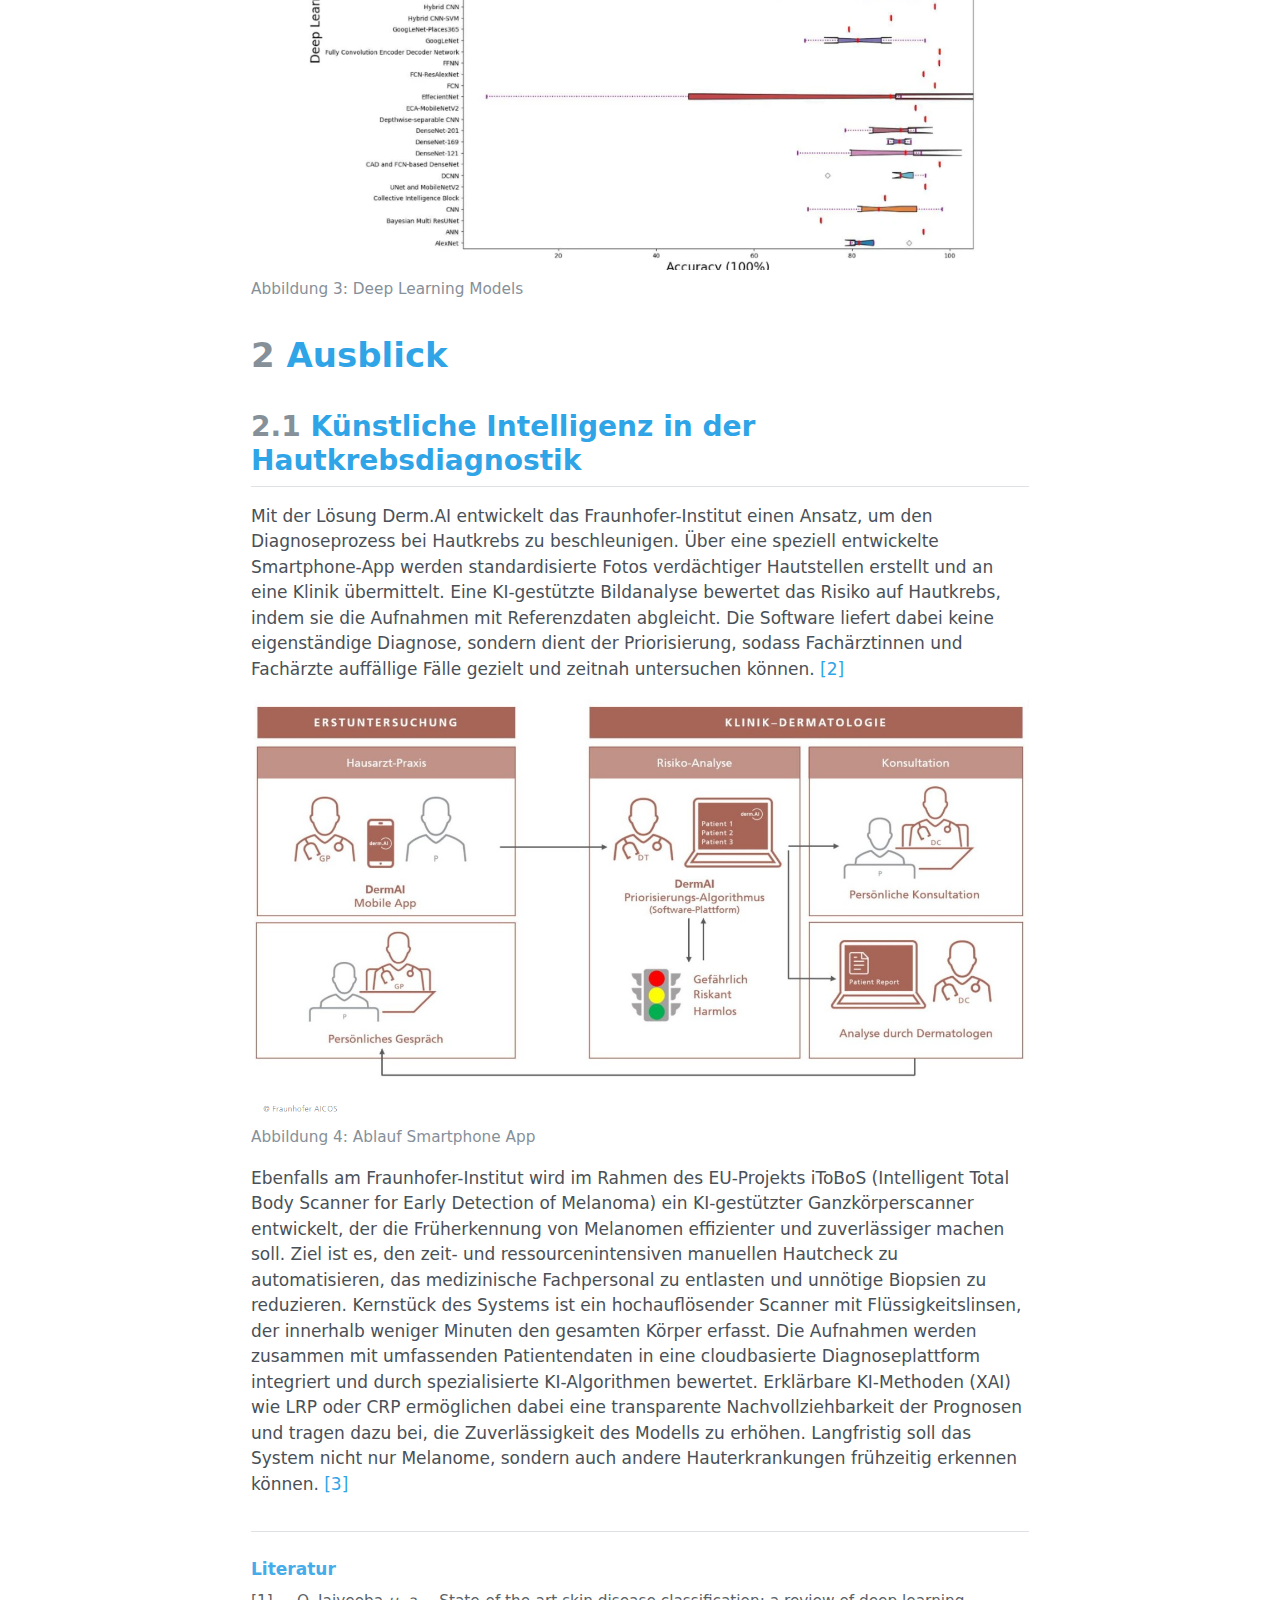
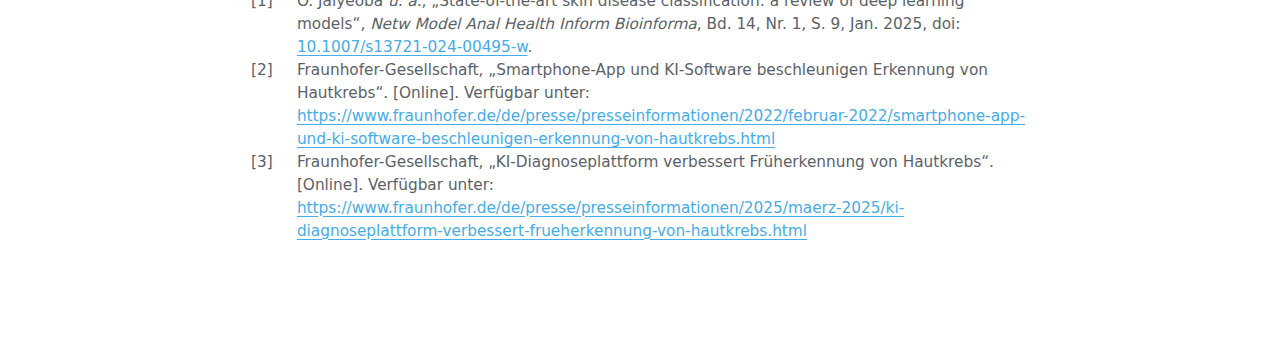
<file: _documentation/kapitel/diskussion.html>
<!DOCTYPE html>
<html xmlns="http://www.w3.org/1999/xhtml" lang="de" xml:lang="de"><head>

<meta charset="utf-8">
<meta name="generator" content="quarto-1.7.32">

<meta name="viewport" content="width=device-width, initial-scale=1.0, user-scalable=yes">

<meta name="author" content="Wendland, Uemann, Pöppelbaum">

<title>Diskussion der Ergebnisse – Melanoma</title>
<style>
code{white-space: pre-wrap;}
span.smallcaps{font-variant: small-caps;}
div.columns{display: flex; gap: min(4vw, 1.5em);}
div.column{flex: auto; overflow-x: auto;}
div.hanging-indent{margin-left: 1.5em; text-indent: -1.5em;}
ul.task-list{list-style: none;}
ul.task-list li input[type="checkbox"] {
  width: 0.8em;
  margin: 0 0.8em 0.2em -1em; /* quarto-specific, see https://github.com/quarto-dev/quarto-cli/issues/4556 */ 
  vertical-align: middle;
}
/* CSS for citations */
div.csl-bib-body { }
div.csl-entry {
  clear: both;
  margin-bottom: 0em;
}
.hanging-indent div.csl-entry {
  margin-left:2em;
  text-indent:-2em;
}
div.csl-left-margin {
  min-width:2em;
  float:left;
}
div.csl-right-inline {
  margin-left:2em;
  padding-left:1em;
}
div.csl-indent {
  margin-left: 2em;
}</style>


<script src="../site_libs/quarto-nav/quarto-nav.js"></script>
<script src="../site_libs/quarto-nav/headroom.min.js"></script>
<script src="../site_libs/clipboard/clipboard.min.js"></script>
<script src="../site_libs/quarto-search/autocomplete.umd.js"></script>
<script src="../site_libs/quarto-search/fuse.min.js"></script>
<script src="../site_libs/quarto-search/quarto-search.js"></script>
<meta name="quarto:offset" content="../">
<script src="../site_libs/quarto-html/quarto.js" type="module"></script>
<script src="../site_libs/quarto-html/tabsets/tabsets.js" type="module"></script>
<script src="../site_libs/quarto-html/popper.min.js"></script>
<script src="../site_libs/quarto-html/tippy.umd.min.js"></script>
<script src="../site_libs/quarto-html/anchor.min.js"></script>
<link href="../site_libs/quarto-html/tippy.css" rel="stylesheet">
<link href="../site_libs/quarto-html/quarto-syntax-highlighting-234273d1456647dabc34a594ac50e507.css" rel="stylesheet" id="quarto-text-highlighting-styles">
<script src="../site_libs/bootstrap/bootstrap.min.js"></script>
<link href="../site_libs/bootstrap/bootstrap-icons.css" rel="stylesheet">
<link href="../site_libs/bootstrap/bootstrap-173296030ae6ffffc1a10e5571fe0b63.min.css" rel="stylesheet" append-hash="true" id="quarto-bootstrap" data-mode="light">
<script id="quarto-search-options" type="application/json">{
  "location": "sidebar",
  "copy-button": false,
  "collapse-after": 3,
  "panel-placement": "start",
  "type": "textbox",
  "limit": 50,
  "keyboard-shortcut": [
    "f",
    "/",
    "s"
  ],
  "show-item-context": false,
  "language": {
    "search-no-results-text": "Keine Treffer",
    "search-matching-documents-text": "Treffer",
    "search-copy-link-title": "Link in die Suche kopieren",
    "search-hide-matches-text": "Zusätzliche Treffer verbergen",
    "search-more-match-text": "weitere Treffer in diesem Dokument",
    "search-more-matches-text": "weitere Treffer in diesem Dokument",
    "search-clear-button-title": "Zurücksetzen",
    "search-text-placeholder": "",
    "search-detached-cancel-button-title": "Abbrechen",
    "search-submit-button-title": "Abschicken",
    "search-label": "Suchen"
  }
}</script>


<link rel="stylesheet" href="../styles.css">
</head>

<body class="nav-sidebar docked quarto-light">

<div id="quarto-search-results"></div>
  <header id="quarto-header" class="headroom fixed-top">
  <nav class="quarto-secondary-nav">
    <div class="container-fluid d-flex">
      <button type="button" class="quarto-btn-toggle btn" data-bs-toggle="collapse" role="button" data-bs-target=".quarto-sidebar-collapse-item" aria-controls="quarto-sidebar" aria-expanded="false" aria-label="Seitenleiste umschalten" onclick="if (window.quartoToggleHeadroom) { window.quartoToggleHeadroom(); }">
        <i class="bi bi-layout-text-sidebar-reverse"></i>
      </button>
        <nav class="quarto-page-breadcrumbs" aria-label="breadcrumb"><ol class="breadcrumb"><li class="breadcrumb-item"><a href="../kapitel/diskussion.html">Diskussion der Ergebnisse</a></li></ol></nav>
        <a class="flex-grow-1" role="navigation" data-bs-toggle="collapse" data-bs-target=".quarto-sidebar-collapse-item" aria-controls="quarto-sidebar" aria-expanded="false" aria-label="Seitenleiste umschalten" onclick="if (window.quartoToggleHeadroom) { window.quartoToggleHeadroom(); }">      
        </a>
      <button type="button" class="btn quarto-search-button" aria-label="Suchen" onclick="window.quartoOpenSearch();">
        <i class="bi bi-search"></i>
      </button>
    </div>
  </nav>
</header>
<!-- content -->
<div id="quarto-content" class="quarto-container page-columns page-rows-contents page-layout-article">
<!-- sidebar -->
  <nav id="quarto-sidebar" class="sidebar collapse collapse-horizontal quarto-sidebar-collapse-item sidebar-navigation docked overflow-auto">
    <div class="pt-lg-2 mt-2 text-left sidebar-header">
    <div class="sidebar-title mb-0 py-0">
      <a href="../">Melanoma</a> 
    </div>
      </div>
        <div class="mt-2 flex-shrink-0 align-items-center">
        <div class="sidebar-search">
        <div id="quarto-search" class="" title="Suchen"></div>
        </div>
        </div>
    <div class="sidebar-menu-container"> 
    <ul class="list-unstyled mt-1">
        <li class="sidebar-item">
  <div class="sidebar-item-container"> 
  <a href="../kapitel/einfuehrung.html" class="sidebar-item-text sidebar-link">
 <span class="menu-text">Einleitung</span></a>
  </div>
</li>
        <li class="px-0"><hr class="sidebar-divider hi "></li>
        <li class="sidebar-item">
  <div class="sidebar-item-container"> 
  <a href="../kapitel/grundlagen.html" class="sidebar-item-text sidebar-link">
 <span class="menu-text">Grundlagen</span></a>
  </div>
</li>
        <li class="px-0"><hr class="sidebar-divider hi "></li>
        <li class="sidebar-item">
  <div class="sidebar-item-container"> 
  <a href="../kapitel/datenexploration.html" class="sidebar-item-text sidebar-link">
 <span class="menu-text">Datenexploration</span></a>
  </div>
</li>
        <li class="px-0"><hr class="sidebar-divider hi "></li>
        <li class="sidebar-item">
  <div class="sidebar-item-container"> 
  <a href="../kapitel/modellentwicklung.html" class="sidebar-item-text sidebar-link">
 <span class="menu-text">Modellentwicklung</span></a>
  </div>
</li>
        <li class="px-0"><hr class="sidebar-divider hi "></li>
        <li class="sidebar-item">
  <div class="sidebar-item-container"> 
  <a href="../kapitel/diskussion.html" class="sidebar-item-text sidebar-link active">
 <span class="menu-text">Diskussion der Ergebnisse</span></a>
  </div>
</li>
        <li class="px-0"><hr class="sidebar-divider hi "></li>
        <li class="sidebar-item">
  <div class="sidebar-item-container"> 
  <a href="../presentation.html" class="sidebar-item-text sidebar-link">
 <span class="menu-text">Melanoma Präsentation</span></a>
  </div>
</li>
        <li class="px-0"><hr class="sidebar-divider hi "></li>
    </ul>
    </div>
</nav>
<div id="quarto-sidebar-glass" class="quarto-sidebar-collapse-item" data-bs-toggle="collapse" data-bs-target=".quarto-sidebar-collapse-item"></div>
<!-- margin-sidebar -->
    <div id="quarto-margin-sidebar" class="sidebar margin-sidebar">
        <nav id="TOC" role="doc-toc" class="toc-active">
    <h2 id="toc-title">Auf dieser Seite</h2>
   
  <ul>
  <li><a href="#interpretation-der-forschungsergebnisse" id="toc-interpretation-der-forschungsergebnisse" class="nav-link active" data-scroll-target="#interpretation-der-forschungsergebnisse"><span class="header-section-number">1</span> Interpretation der Forschungsergebnisse</a>
  <ul class="collapse">
  <li><a href="#trainingsverlauf" id="toc-trainingsverlauf" class="nav-link" data-scroll-target="#trainingsverlauf"><span class="header-section-number">1.1</span> Trainingsverlauf</a></li>
  <li><a href="#model-accuracy" id="toc-model-accuracy" class="nav-link" data-scroll-target="#model-accuracy"><span class="header-section-number">1.2</span> Model Accuracy</a></li>
  <li><a href="#model-loss" id="toc-model-loss" class="nav-link" data-scroll-target="#model-loss"><span class="header-section-number">1.3</span> Model Loss</a></li>
  <li><a href="#erkenntnisse-trainingsverlauf" id="toc-erkenntnisse-trainingsverlauf" class="nav-link" data-scroll-target="#erkenntnisse-trainingsverlauf"><span class="header-section-number">1.4</span> Erkenntnisse Trainingsverlauf</a></li>
  <li><a href="#konfusionsmatrix" id="toc-konfusionsmatrix" class="nav-link" data-scroll-target="#konfusionsmatrix"><span class="header-section-number">1.5</span> Konfusionsmatrix</a></li>
  <li><a href="#genauigkeitsmaße" id="toc-genauigkeitsmaße" class="nav-link" data-scroll-target="#genauigkeitsmaße"><span class="header-section-number">1.6</span> Genauigkeitsmaße</a></li>
  <li><a href="#potenziale-der-eigenentwicklung" id="toc-potenziale-der-eigenentwicklung" class="nav-link" data-scroll-target="#potenziale-der-eigenentwicklung"><span class="header-section-number">1.7</span> Potenziale der Eigenentwicklung</a></li>
  <li><a href="#grenzen-des-modells" id="toc-grenzen-des-modells" class="nav-link" data-scroll-target="#grenzen-des-modells"><span class="header-section-number">1.8</span> Grenzen des Modells</a></li>
  <li><a href="#vergleich-mit-anderen-modellen" id="toc-vergleich-mit-anderen-modellen" class="nav-link" data-scroll-target="#vergleich-mit-anderen-modellen"><span class="header-section-number">1.9</span> Vergleich mit anderen Modellen</a></li>
  </ul></li>
  <li><a href="#ausblick" id="toc-ausblick" class="nav-link" data-scroll-target="#ausblick"><span class="header-section-number">2</span> Ausblick</a>
  <ul class="collapse">
  <li><a href="#künstliche-intelligenz-in-der-hautkrebsdiagnostik" id="toc-künstliche-intelligenz-in-der-hautkrebsdiagnostik" class="nav-link" data-scroll-target="#künstliche-intelligenz-in-der-hautkrebsdiagnostik"><span class="header-section-number">2.1</span> Künstliche Intelligenz in der Hautkrebsdiagnostik</a></li>
  </ul></li>
  </ul>
</nav>
    </div>
<!-- main -->
<main class="content" id="quarto-document-content">

<header id="title-block-header" class="quarto-title-block default">
<div class="quarto-title">
<h1 class="title">Diskussion der Ergebnisse</h1>
</div>



<div class="quarto-title-meta">

    <div>
    <div class="quarto-title-meta-heading">Autor:in</div>
    <div class="quarto-title-meta-contents">
             <p>Wendland, Uemann, Pöppelbaum </p>
          </div>
  </div>
    
    <div>
    <div class="quarto-title-meta-heading">Veröffentlichungsdatum</div>
    <div class="quarto-title-meta-contents">
      <p class="date">1. Juli 2025</p>
    </div>
  </div>
  
    
  </div>
  


</header>


<section id="interpretation-der-forschungsergebnisse" class="level1" data-number="1">
<h1 data-number="1"><span class="header-section-number">1</span> Interpretation der Forschungsergebnisse</h1>
<section id="trainingsverlauf" class="level2" data-number="1.1">
<h2 data-number="1.1" class="anchored" data-anchor-id="trainingsverlauf"><span class="header-section-number">1.1</span> Trainingsverlauf</h2>
<p>Zur Veranschaulichung des Verlaufs des Training des entwickelten Modells dient die folgende Abbildung <a href="#fig-model-training" class="quarto-xref">Abbildung&nbsp;1</a>, welche die Genauigkeit und die Verlustfunktion der Eigenentwicklung angibt. Dabei wird jeweils zwischen Trainings- und Validierungsdaten unterschieden. Diese gehen auch einer Zufälligen Teilung des Datensatzes hervor, wobei 80% der Datensätze zum trainieren und 20% zur Validierung des Models verwendet werden.</p>
<div id="fig-model-training" class="quarto-float quarto-figure quarto-figure-center anchored">
<figure class="quarto-float quarto-float-fig figure">
<div aria-describedby="fig-model-training-caption-0ceaefa1-69ba-4598-a22c-09a6ac19f8ca">
<img src="../images/own_model_training.png" class="img-fluid figure-img">
</div>
<figcaption class="quarto-float-caption-bottom quarto-float-caption quarto-float-fig" id="fig-model-training-caption-0ceaefa1-69ba-4598-a22c-09a6ac19f8ca">
Abbildung&nbsp;1: Trainingsverlauf
</figcaption>
</figure>
</div>
</section>
<section id="model-accuracy" class="level2" data-number="1.2">
<h2 data-number="1.2" class="anchored" data-anchor-id="model-accuracy"><span class="header-section-number">1.2</span> Model Accuracy</h2>
<p>Im oberen Graph wird die Entwicklung der Genauigkeit (Model Accuracy) über die verschiedenen Epochen näher betrachtet. Hier ist zu beobachten, dass die Genauigkeit des entwickelten Modells bei Verarbeitung der Trainingsdaten (blau) über alle Epochen hinweg, von 70% in Epoche 0 auf 94% in der Epoche 8, ansteigt. Der größte Anstiegt liegt hierbei zwischen den Epochen 0 und 1 wo die Genauigkeit der Verarbeitung der Trainingsdaten um 11% auf insgesamt 81% ansteigt.<br>
Die Genauigkeit der Verarbeitung der Validierungsdaten (orange) verläuft jedoch anders. Zwar steigt der Graph auch hier von Epoche 0 bis 5 positiv von 79% auf 86% an (von Epoche 1 bis 5 sogar stetig steigend), fällt aber von Epoche 5 bis Epoche 7 auf 84% herab, um in Epoche 8 wieder auf 86% zu steigen.<br>
Zusammengefasst für den oberen Graphen lässt sich also festhalten, dass die Genauigkeit des Modells im Bezug auf die Trainingsdaten immer weiter zunimmt und sich gegen 100% annähert, während die validierte Genauigkeit seit der fünften Periode nicht weiter gewachsen ist und um 85% zu stagnieren scheint.</p>
</section>
<section id="model-loss" class="level2" data-number="1.3">
<h2 data-number="1.3" class="anchored" data-anchor-id="model-loss"><span class="header-section-number">1.3</span> Model Loss</h2>
<p>Im unteren Graphen lässt sich eine ähnliche Entwicklung beobachten. Hier wird die Verlustfunktion beziehungsweise die Fehlerhaftigkeit (Model Loss) des Modells bei Betrachtung der Trainings- und Validierungsdate abgebildet, also mit wie viel Prozent das Modell in den jeweiligen Epochen eine falsche Diagnose abgegeben hat.<br>
Auch hier ist zu beobachten, dass Fehlerhaftigkeit im Bezug auf die Trainingsdaten über alle Epochen hinweg von 83% auf 20% abnimmt, während der stärkste Abfall zwischen Epoche 0 und 1 zu verzeichnen ist.<br>
Bei den Validierungsdaten fällt der Graph wieder bis zur Epoche 5 von 60% auf 40% ab, wobei er in der Epoche 3 &amp; 4 in seinem Abfallen stagniert. Danach steigt er jedoch wieder leicht an und stagniert dann in den Epochen 7 und 8 bei 41%. Auch im unteren Graphen lässt sich beobachten, dass sich das Modell bezogen auf die Trainingsdaten immer weiter verbessert, aber in der Verarbeitung der Validierungsdaten nach der Epoche 5 keine Fortschritte macht.</p>
</section>
<section id="erkenntnisse-trainingsverlauf" class="level2" data-number="1.4">
<h2 data-number="1.4" class="anchored" data-anchor-id="erkenntnisse-trainingsverlauf"><span class="header-section-number">1.4</span> Erkenntnisse Trainingsverlauf</h2>
<p>Aus den beiden Graphen wird erkenntlich, dass das Modell nach der Epoche 5 keine wirklichen Fortschritte bei der Interpretierung von Bildern macht, welche nicht aus dem Trainingsdatensatz stammen, aber die Trainingsdaten dafür immer besser verarbeiten kann. Das lässt darauf schließen, dass ein “Overfitting”, also eine Überanpassung an den Trainingsdatensatz durch das Modell vorliegt. Das Modell lernt die Trainingsdaten auswendig und verliert die Fähigkeit, die Validierungsdaten beziehungsweise unbekannte daten richtig zu interpretieren.</p>
</section>
<section id="konfusionsmatrix" class="level2" data-number="1.5">
<h2 data-number="1.5" class="anchored" data-anchor-id="konfusionsmatrix"><span class="header-section-number">1.5</span> Konfusionsmatrix</h2>
<p>Zum besseren Verständnis der Diagnosefähigkeit der Eigenentwicklung wurde eine Konfusionsmatrix <a href="#fig-confusion-matrix" class="quarto-xref">Abbildung&nbsp;2</a> erstellt. Sie veranschaulicht, wie die tatsächlichen Läsionen (y-Achse: “True label”) von unserem Modell eingeordnet bzw. diagnostiziert wurden (x-Achse: “Predicted Label”)</p>
<div id="fig-confusion-matrix" class="quarto-float quarto-figure quarto-figure-center anchored">
<figure class="quarto-float quarto-float-fig figure">
<div aria-describedby="fig-confusion-matrix-caption-0ceaefa1-69ba-4598-a22c-09a6ac19f8ca">
<img src="../images/confusion_matrix.png" class="img-fluid figure-img">
</div>
<figcaption class="quarto-float-caption-bottom quarto-float-caption quarto-float-fig" id="fig-confusion-matrix-caption-0ceaefa1-69ba-4598-a22c-09a6ac19f8ca">
Abbildung&nbsp;2: Konfusionsmatrix
</figcaption>
</figure>
</div>
<p>Besonders relevant sind die Werte auf der Diagonalen der Matrix, von (akiec|akiec) bis (vasc|vasc). Diese Felder geben die Anzahl der korrekten Vorhersagen des Modells auf dem Validierungsdatensatz an. Hierbei zeigt sich, dass das Modell die wahren Diagnosen pro Zeile mehrheitlich richtig vorhergesagt hat, was grundsätzlich positiv zu bewerten ist.<br>
Ein kritischer Punkt zeigt sich unter anderem jedoch bei der Betrachtung des Feldes (nv|mel). Dort wurden in 58 von insgesamt 223 Fällen, Melanome fälschlicherweise als gewöhnliche Muttermale (nv) diagnostiziert. Dies bedeutet, dass das trainierte Modell in über einem Viertel der Melanom-Fälle eine falsche Negativdiagnose für die gefährlichste Form von Hautkrebs abgibt. Dieses Ergebnis stellt ein kritisches Versagen gegenüber den Anforderungen dar, welche durch ein KI-Modell im medizinischen Bereich erfüllt sein müssen.</p>
</section>
<section id="genauigkeitsmaße" class="level2" data-number="1.6">
<h2 data-number="1.6" class="anchored" data-anchor-id="genauigkeitsmaße"><span class="header-section-number">1.6</span> Genauigkeitsmaße</h2>
<p>Für eine bessere Übersicht über die Genauigkeit des Modells über alle Läsionstypen hinweg dient die folgende Tabelle. Diese gibt anhand von fünf Attributen Aufschluss wie erfolgreich das Modell in Bezug auf die jeweiligen Läsionstypen ist.</p>
<ul>
<li>Label
<ul>
<li>Identifiziert die einzelnen verschiedenen Hautläsionen beziehungsweise der Diagnosen, welche von diesem Modell identifiziert werden sollten.</li>
</ul></li>
<li>Precision (Präzision)
<ul>
<li>Gibt den Anteil der, durch die KI getroffenen, korrekten positiven Vorhersagen (‘true positives’) an der Gesamtzahl der positiven Vorhersagen (‘true positives’ + ‘false positives’) an. Also wie viele der Fälle, welche von der KI zum Beispiel als Melanom identifiziert wurden, wirklich Melanome waren.</li>
</ul></li>
<li>Recall (Sensitivität)
<ul>
<li>Beschreibt den Anteil der positiven Vorhersagen (‘true positives’) gegenüber der Gesamtzahl der tatsächlich bestehenden Instanzen (‘true positives’ + ‘false negatives’) des jeweiligen Läsionstypen an. Am Beispiel von Melnoma, also der Anteil aller durch das Modell erkannten Melanoma Fälle an der Gesamtheit aller vorhandenen Fälle von Melanoma, welche im Validierungsdatensatz vorhanden waren.</li>
</ul></li>
<li>F1-Score
<ul>
<li>Ist das harmonische Mittel aus der Precision und dem Recall für eine verbundene Bewertung dieser Kriterien des jeweiligen Typen der Hautläsion.</li>
</ul></li>
<li>Support
<ul>
<li>Gibt die Anzahl der tatsächlich bestehenden Fälle der jeweiligen Hautläsionstypen an.</li>
</ul></li>
</ul>
<div id="tbl-pres-score" class="hover striped quarto-float quarto-figure quarto-figure-center anchored">
<figure class="quarto-float quarto-float-tbl figure">
<figcaption class="quarto-float-caption-top quarto-float-caption quarto-float-tbl" id="tbl-pres-score-caption-0ceaefa1-69ba-4598-a22c-09a6ac19f8ca">
Tabelle&nbsp;1: Genauigkeitsmaße des Modells
</figcaption>
<div aria-describedby="tbl-pres-score-caption-0ceaefa1-69ba-4598-a22c-09a6ac19f8ca">
<table class="table-hover table-striped caption-top table">
<thead>
<tr class="header">
<th>Label</th>
<th>Precision</th>
<th>Recall</th>
<th>F1-Score</th>
<th>Support</th>
</tr>
</thead>
<tbody>
<tr class="odd">
<td>akiec</td>
<td>0.609</td>
<td>0.646</td>
<td>0.627</td>
<td>65</td>
</tr>
<tr class="even">
<td>bcc</td>
<td>0.748</td>
<td>0.835</td>
<td>0.789</td>
<td>103</td>
</tr>
<tr class="odd">
<td>bkl</td>
<td>0.772</td>
<td>0.645</td>
<td>0.703</td>
<td>220</td>
</tr>
<tr class="even">
<td>df</td>
<td>0.737</td>
<td>0.609</td>
<td>0.667</td>
<td>23</td>
</tr>
<tr class="odd">
<td>nv</td>
<td>0.926</td>
<td>0.931</td>
<td>0.929</td>
<td>1341</td>
</tr>
<tr class="even">
<td>mel</td>
<td>0.647</td>
<td>0.673</td>
<td>0.659</td>
<td>223</td>
</tr>
<tr class="odd">
<td>vasc</td>
<td>0.743</td>
<td>0.929</td>
<td>0.825</td>
<td>28</td>
</tr>
</tbody>
</table>
</div>
</figure>
</div>
<p>Bei Betrachtung der Genauigkeitsmaße wird ersichtlich, dass die Eigenentwicklung in der Mehrheit eher schlechte Wert erzielt. Die Ausnahme stellt hierbei die Erkennung von Muttermalen (nv), welche von dem Modell gut identifiziert werden. Dies liegt unter anderem vermutlich daran, dass in dem Datensatz eine große Anzahl Instanzen von Muttermalen aufweist.<br>
Problematisch sind die geringen Recall Werte für die jeweiligen Typen von Hautkrebs, welche vor allem für KI-Modelle, die im Anwendungsbereich der Medizin eingesetzt werden sollen, relevant sind. Dies findet seinen Ursprung darin, dass es wichtiger ist alle Fälle von Krebs zu identifizieren, ob dabei auch eine Anzahl von zum Beispiel Muttermalen als Krebs erkannt werden ist dabei weniger relevant. Also es ist vorzuziehen ungefährliche Fälle als gefährlich einzuordnen als gefährliche Fälle fälschlicherweise als ungefährlich abzutun.<br>
Das entwickelte Modell müsste daher weiter angepasst werden, bevor es theoretisch eingesetzt werden könnte beziehungsweise sollte.</p>
</section>
<section id="potenziale-der-eigenentwicklung" class="level2" data-number="1.7">
<h2 data-number="1.7" class="anchored" data-anchor-id="potenziale-der-eigenentwicklung"><span class="header-section-number">1.7</span> Potenziale der Eigenentwicklung</h2>
<p>Zur Verbesserung des KI-Modell gibt es verschiedene Ansätze. Ein möglicher, aber auch wichtiger Ansatzpunkt liegt in der Anpassung der Kostenfunktion. Durch eine stärkere Gewichtung und Bestrafung von falschklassifizierten, tatsächlich gefährlichen Diagnosen (false negativ) könnte die Sensitivität der KI für kritische Fälle signifikant erhöht werden.<br>
Ein anderes Vorgehen wäre das weitere Training auf einer größeren Datenbasis. Hierbei ist es auch entscheidend, den Anteil an gefährlichen Diagnosen im Datensatz zu erhöhen, um dem Modell mehr Beispiele für seltenen beziehungsweise kritischen Fälle im Training zur Verfügung stellen zu können. Dabei wäre es auch wichtig Bilder in schlechterer Qualität ins Training aufzunehmen, um die Fähigkeiten der KI zu verbessern, mit Blick auf einen eventuellen Einsatz in der Form einer App für das Smartphone.<br>
Außerdem könnte anstatt des aktuell verwendeten allgemeinen EfficientNetV2-CNN, welches eine kürzere Trainingszeit benötigt, aber weniger spezialisiert ist könnte das Training eines spezifischeren neuronalen Netzes eine präzisere Klassifikation ermöglichen. Zwangsweise müsste dann jedoch eine neue KI antrainiert und das entwickelte Modell verworfen werden.<br>
Alternativ könnten weitere Layer im neuronalen Netz hinzugefügt werden, um möglicherweise die Fähigkeiten des Bestehenden Modells zu erhöhen.</p>
</section>
<section id="grenzen-des-modells" class="level2" data-number="1.8">
<h2 data-number="1.8" class="anchored" data-anchor-id="grenzen-des-modells"><span class="header-section-number">1.8</span> Grenzen des Modells</h2>
<p>Trotz der vielversprechenden Potenziale weist das entwickelte Modell aber auch klare Grenzen auf, die bei einem theoretischen Einsatz berücksichtigt werden müssen.<br>
Eine große Herausforderungen ist die Nachvollziehbarkeit der Kriterien zur Klassifikation durch das Neuronale Netz. Also dem Verständnis warum das Modell eine Läsion als Krebs identifiziert oder eben nicht (zum Beispiel anhand ungleichmäßiger Ränder oder Färbungen), welches in dem aktuellen Modell nicht gegeben ist. Die wäre jedoch besonders in der Medizin und für die behandelnden Ärzte von Interesse. Des Weiteren ist nach aktuellem Forschungsstand die Erzielung perfekter Filterwerte zur Klassifikation, also die Identifikation des absoluten Minimum für die Eigenentwicklung nicht realistisch.<br>
Abschließend ist hier auch festzuhalten, dass die Biopsie als endgültige Überprüfung beziehungsweise Sicherung der dermatologischen Diagnosen nicht durch ein KI-Modell ersetzt werden kann.</p>
</section>
<section id="vergleich-mit-anderen-modellen" class="level2" data-number="1.9">
<h2 data-number="1.9" class="anchored" data-anchor-id="vergleich-mit-anderen-modellen"><span class="header-section-number">1.9</span> Vergleich mit anderen Modellen</h2>
<p>Am 12.01.2025 veröffentlichte Springer Professional einen Artikel mit dem Titel „State-of-the-art skin disease classification: A review of deep learning models“. Darin wurden verschiedene Deep-Learning-Modelle miteinander verglichen.</p>
<p>Die Analyse zeigt, dass Deep-Learning-Modelle im Durchschnitt eine Genauigkeit von 86,20% erreichen. Unter den überprüften Architekturen war EfficientNet das am häufigsten verwendete Modell. Dessen Genauigkeit schwankte stark, von einem Minimum von 5,3% bis zu einem Maximum von 90%.</p>
<p>Im Vergleich dazu erreichte das CNN-Modell eine Genauigkeit zwischen 71% und 98,4%. Das Xception-Modell erzielte Werte zwischen 68% und 100%. Bei VGG16 lag die Genauigkeit zwischen 70% und 90%, während VGG19 Werte zwischen 67,9% und 86% erreichte. Das ResNet50-Modell schnitt mit einer Spanne von 62,9% bis 95,8% ab. Das ResNet-152 zeigte eine relativ hohe Stabilität mit einer minimalen Genauigkeit von 84,9% und einer maximalen von 96%, im Durchschnitt 90,3%. <span class="citation" data-cites="Jaiyeoba_et_al._2025"><a href="#ref-Jaiyeoba_et_al._2025" role="doc-biblioref">[1]</a></span></p>
<div id="fig-deep_learning_models" class="quarto-float quarto-figure quarto-figure-center anchored">
<figure class="quarto-float quarto-float-fig figure">
<div aria-describedby="fig-deep_learning_models-caption-0ceaefa1-69ba-4598-a22c-09a6ac19f8ca">
<img src="../images/deep_learning_models.png" class="img-fluid figure-img">
</div>
<figcaption class="quarto-float-caption-bottom quarto-float-caption quarto-float-fig" id="fig-deep_learning_models-caption-0ceaefa1-69ba-4598-a22c-09a6ac19f8ca">
Abbildung&nbsp;3: Deep Learning Models
</figcaption>
</figure>
</div>
</section>
</section>
<section id="ausblick" class="level1" data-number="2">
<h1 data-number="2"><span class="header-section-number">2</span> Ausblick</h1>
<section id="künstliche-intelligenz-in-der-hautkrebsdiagnostik" class="level2" data-number="2.1">
<h2 data-number="2.1" class="anchored" data-anchor-id="künstliche-intelligenz-in-der-hautkrebsdiagnostik"><span class="header-section-number">2.1</span> Künstliche Intelligenz in der Hautkrebsdiagnostik</h2>
<p>Mit der Lösung Derm.AI entwickelt das Fraunhofer-Institut einen Ansatz, um den Diagnoseprozess bei Hautkrebs zu beschleunigen. Über eine speziell entwickelte Smartphone-App werden standardisierte Fotos verdächtiger Hautstellen erstellt und an eine Klinik übermittelt. Eine KI-gestützte Bildanalyse bewertet das Risiko auf Hautkrebs, indem sie die Aufnahmen mit Referenzdaten abgleicht. Die Software liefert dabei keine eigenständige Diagnose, sondern dient der Priorisierung, sodass Fachärztinnen und Fachärzte auffällige Fälle gezielt und zeitnah untersuchen können. <span class="citation" data-cites="Fraunhofer_2022"><a href="#ref-Fraunhofer_2022" role="doc-biblioref">[2]</a></span></p>
<div id="fig-smartphoneapp_process" class="quarto-float quarto-figure quarto-figure-center anchored">
<figure class="quarto-float quarto-float-fig figure">
<div aria-describedby="fig-smartphoneapp_process-caption-0ceaefa1-69ba-4598-a22c-09a6ac19f8ca">
<img src="../images/smartphoneapp_dermai.png" class="img-fluid figure-img">
</div>
<figcaption class="quarto-float-caption-bottom quarto-float-caption quarto-float-fig" id="fig-smartphoneapp_process-caption-0ceaefa1-69ba-4598-a22c-09a6ac19f8ca">
Abbildung&nbsp;4: Ablauf Smartphone App
</figcaption>
</figure>
</div>
<p>Ebenfalls am Fraunhofer-Institut wird im Rahmen des EU-Projekts iToBoS (Intelligent Total Body Scanner for Early Detection of Melanoma) ein KI-gestützter Ganzkörperscanner entwickelt, der die Früherkennung von Melanomen effizienter und zuverlässiger machen soll. Ziel ist es, den zeit- und ressourcenintensiven manuellen Hautcheck zu automatisieren, das medizinische Fachpersonal zu entlasten und unnötige Biopsien zu reduzieren. Kernstück des Systems ist ein hochauflösender Scanner mit Flüssigkeitslinsen, der innerhalb weniger Minuten den gesamten Körper erfasst. Die Aufnahmen werden zusammen mit umfassenden Patientendaten in eine cloudbasierte Diagnoseplattform integriert und durch spezialisierte KI-Algorithmen bewertet. Erklärbare KI-Methoden (XAI) wie LRP oder CRP ermöglichen dabei eine transparente Nachvollziehbarkeit der Prognosen und tragen dazu bei, die Zuverlässigkeit des Modells zu erhöhen. Langfristig soll das System nicht nur Melanome, sondern auch andere Hauterkrankungen frühzeitig erkennen können. <span class="citation" data-cites="Fraunhofer_2025"><a href="#ref-Fraunhofer_2025" role="doc-biblioref">[3]</a></span></p>



</section>
</section>

<div id="quarto-appendix" class="default"><section class="quarto-appendix-contents" role="doc-bibliography" id="quarto-bibliography"><h2 class="anchored quarto-appendix-heading">Literatur</h2><div id="refs" class="references csl-bib-body" data-entry-spacing="0" role="list">
<div id="ref-Jaiyeoba_et_al._2025" class="csl-entry" role="listitem">
<div class="csl-left-margin">[1] </div><div class="csl-right-inline">O. Jaiyeoba <em>u.&nbsp;a.</em>, <span>„State-of-the-art skin disease classification: a review of deep learning models“</span>, <em>Netw Model Anal Health Inform Bioinforma</em>, Bd. 14, Nr. 1, S. 9, Jan. 2025, doi: <a href="https://doi.org/10.1007/s13721-024-00495-w">10.1007/s13721-024-00495-w</a>.</div>
</div>
<div id="ref-Fraunhofer_2022" class="csl-entry" role="listitem">
<div class="csl-left-margin">[2] </div><div class="csl-right-inline">Fraunhofer-Gesellschaft, <span>„<span>Smartphone-App und KI-Software beschleunigen Erkennung von Hautkrebs</span>“</span>. [Online]. Verfügbar unter: <a href="https://www.fraunhofer.de/de/presse/presseinformationen/2022/februar-2022/smartphone-app-und-ki-software-beschleunigen-erkennung-von-hautkrebs.html">https://www.fraunhofer.de/de/presse/presseinformationen/2022/februar-2022/smartphone-app-und-ki-software-beschleunigen-erkennung-von-hautkrebs.html</a></div>
</div>
<div id="ref-Fraunhofer_2025" class="csl-entry" role="listitem">
<div class="csl-left-margin">[3] </div><div class="csl-right-inline">Fraunhofer-Gesellschaft, <span>„<span>KI-Diagnoseplattform verbessert Früherkennung von Hautkrebs</span>“</span>. [Online]. Verfügbar unter: <a href="https://www.fraunhofer.de/de/presse/presseinformationen/2025/maerz-2025/ki-diagnoseplattform-verbessert-frueherkennung-von-hautkrebs.html">https://www.fraunhofer.de/de/presse/presseinformationen/2025/maerz-2025/ki-diagnoseplattform-verbessert-frueherkennung-von-hautkrebs.html</a></div>
</div>
</div></section></div></main> <!-- /main -->
<script id="quarto-html-after-body" type="application/javascript">
  window.document.addEventListener("DOMContentLoaded", function (event) {
    const icon = "";
    const anchorJS = new window.AnchorJS();
    anchorJS.options = {
      placement: 'right',
      icon: icon
    };
    anchorJS.add('.anchored');
    const isCodeAnnotation = (el) => {
      for (const clz of el.classList) {
        if (clz.startsWith('code-annotation-')) {                     
          return true;
        }
      }
      return false;
    }
    const onCopySuccess = function(e) {
      // button target
      const button = e.trigger;
      // don't keep focus
      button.blur();
      // flash "checked"
      button.classList.add('code-copy-button-checked');
      var currentTitle = button.getAttribute("title");
      button.setAttribute("title", "Kopiert");
      let tooltip;
      if (window.bootstrap) {
        button.setAttribute("data-bs-toggle", "tooltip");
        button.setAttribute("data-bs-placement", "left");
        button.setAttribute("data-bs-title", "Kopiert");
        tooltip = new bootstrap.Tooltip(button, 
          { trigger: "manual", 
            customClass: "code-copy-button-tooltip",
            offset: [0, -8]});
        tooltip.show();    
      }
      setTimeout(function() {
        if (tooltip) {
          tooltip.hide();
          button.removeAttribute("data-bs-title");
          button.removeAttribute("data-bs-toggle");
          button.removeAttribute("data-bs-placement");
        }
        button.setAttribute("title", currentTitle);
        button.classList.remove('code-copy-button-checked');
      }, 1000);
      // clear code selection
      e.clearSelection();
    }
    const getTextToCopy = function(trigger) {
        const codeEl = trigger.previousElementSibling.cloneNode(true);
        for (const childEl of codeEl.children) {
          if (isCodeAnnotation(childEl)) {
            childEl.remove();
          }
        }
        return codeEl.innerText;
    }
    const clipboard = new window.ClipboardJS('.code-copy-button:not([data-in-quarto-modal])', {
      text: getTextToCopy
    });
    clipboard.on('success', onCopySuccess);
    if (window.document.getElementById('quarto-embedded-source-code-modal')) {
      const clipboardModal = new window.ClipboardJS('.code-copy-button[data-in-quarto-modal]', {
        text: getTextToCopy,
        container: window.document.getElementById('quarto-embedded-source-code-modal')
      });
      clipboardModal.on('success', onCopySuccess);
    }
      var localhostRegex = new RegExp(/^(?:http|https):\/\/localhost\:?[0-9]*\//);
      var mailtoRegex = new RegExp(/^mailto:/);
        var filterRegex = new RegExp('/' + window.location.host + '/');
      var isInternal = (href) => {
          return filterRegex.test(href) || localhostRegex.test(href) || mailtoRegex.test(href);
      }
      // Inspect non-navigation links and adorn them if external
     var links = window.document.querySelectorAll('a[href]:not(.nav-link):not(.navbar-brand):not(.toc-action):not(.sidebar-link):not(.sidebar-item-toggle):not(.pagination-link):not(.no-external):not([aria-hidden]):not(.dropdown-item):not(.quarto-navigation-tool):not(.about-link)');
      for (var i=0; i<links.length; i++) {
        const link = links[i];
        if (!isInternal(link.href)) {
          // undo the damage that might have been done by quarto-nav.js in the case of
          // links that we want to consider external
          if (link.dataset.originalHref !== undefined) {
            link.href = link.dataset.originalHref;
          }
        }
      }
    function tippyHover(el, contentFn, onTriggerFn, onUntriggerFn) {
      const config = {
        allowHTML: true,
        maxWidth: 500,
        delay: 100,
        arrow: false,
        appendTo: function(el) {
            return el.parentElement;
        },
        interactive: true,
        interactiveBorder: 10,
        theme: 'quarto',
        placement: 'bottom-start',
      };
      if (contentFn) {
        config.content = contentFn;
      }
      if (onTriggerFn) {
        config.onTrigger = onTriggerFn;
      }
      if (onUntriggerFn) {
        config.onUntrigger = onUntriggerFn;
      }
      window.tippy(el, config); 
    }
    const noterefs = window.document.querySelectorAll('a[role="doc-noteref"]');
    for (var i=0; i<noterefs.length; i++) {
      const ref = noterefs[i];
      tippyHover(ref, function() {
        // use id or data attribute instead here
        let href = ref.getAttribute('data-footnote-href') || ref.getAttribute('href');
        try { href = new URL(href).hash; } catch {}
        const id = href.replace(/^#\/?/, "");
        const note = window.document.getElementById(id);
        if (note) {
          return note.innerHTML;
        } else {
          return "";
        }
      });
    }
    const xrefs = window.document.querySelectorAll('a.quarto-xref');
    const processXRef = (id, note) => {
      // Strip column container classes
      const stripColumnClz = (el) => {
        el.classList.remove("page-full", "page-columns");
        if (el.children) {
          for (const child of el.children) {
            stripColumnClz(child);
          }
        }
      }
      stripColumnClz(note)
      if (id === null || id.startsWith('sec-')) {
        // Special case sections, only their first couple elements
        const container = document.createElement("div");
        if (note.children && note.children.length > 2) {
          container.appendChild(note.children[0].cloneNode(true));
          for (let i = 1; i < note.children.length; i++) {
            const child = note.children[i];
            if (child.tagName === "P" && child.innerText === "") {
              continue;
            } else {
              container.appendChild(child.cloneNode(true));
              break;
            }
          }
          if (window.Quarto?.typesetMath) {
            window.Quarto.typesetMath(container);
          }
          return container.innerHTML
        } else {
          if (window.Quarto?.typesetMath) {
            window.Quarto.typesetMath(note);
          }
          return note.innerHTML;
        }
      } else {
        // Remove any anchor links if they are present
        const anchorLink = note.querySelector('a.anchorjs-link');
        if (anchorLink) {
          anchorLink.remove();
        }
        if (window.Quarto?.typesetMath) {
          window.Quarto.typesetMath(note);
        }
        if (note.classList.contains("callout")) {
          return note.outerHTML;
        } else {
          return note.innerHTML;
        }
      }
    }
    for (var i=0; i<xrefs.length; i++) {
      const xref = xrefs[i];
      tippyHover(xref, undefined, function(instance) {
        instance.disable();
        let url = xref.getAttribute('href');
        let hash = undefined; 
        if (url.startsWith('#')) {
          hash = url;
        } else {
          try { hash = new URL(url).hash; } catch {}
        }
        if (hash) {
          const id = hash.replace(/^#\/?/, "");
          const note = window.document.getElementById(id);
          if (note !== null) {
            try {
              const html = processXRef(id, note.cloneNode(true));
              instance.setContent(html);
            } finally {
              instance.enable();
              instance.show();
            }
          } else {
            // See if we can fetch this
            fetch(url.split('#')[0])
            .then(res => res.text())
            .then(html => {
              const parser = new DOMParser();
              const htmlDoc = parser.parseFromString(html, "text/html");
              const note = htmlDoc.getElementById(id);
              if (note !== null) {
                const html = processXRef(id, note);
                instance.setContent(html);
              } 
            }).finally(() => {
              instance.enable();
              instance.show();
            });
          }
        } else {
          // See if we can fetch a full url (with no hash to target)
          // This is a special case and we should probably do some content thinning / targeting
          fetch(url)
          .then(res => res.text())
          .then(html => {
            const parser = new DOMParser();
            const htmlDoc = parser.parseFromString(html, "text/html");
            const note = htmlDoc.querySelector('main.content');
            if (note !== null) {
              // This should only happen for chapter cross references
              // (since there is no id in the URL)
              // remove the first header
              if (note.children.length > 0 && note.children[0].tagName === "HEADER") {
                note.children[0].remove();
              }
              const html = processXRef(null, note);
              instance.setContent(html);
            } 
          }).finally(() => {
            instance.enable();
            instance.show();
          });
        }
      }, function(instance) {
      });
    }
        let selectedAnnoteEl;
        const selectorForAnnotation = ( cell, annotation) => {
          let cellAttr = 'data-code-cell="' + cell + '"';
          let lineAttr = 'data-code-annotation="' +  annotation + '"';
          const selector = 'span[' + cellAttr + '][' + lineAttr + ']';
          return selector;
        }
        const selectCodeLines = (annoteEl) => {
          const doc = window.document;
          const targetCell = annoteEl.getAttribute("data-target-cell");
          const targetAnnotation = annoteEl.getAttribute("data-target-annotation");
          const annoteSpan = window.document.querySelector(selectorForAnnotation(targetCell, targetAnnotation));
          const lines = annoteSpan.getAttribute("data-code-lines").split(",");
          const lineIds = lines.map((line) => {
            return targetCell + "-" + line;
          })
          let top = null;
          let height = null;
          let parent = null;
          if (lineIds.length > 0) {
              //compute the position of the single el (top and bottom and make a div)
              const el = window.document.getElementById(lineIds[0]);
              top = el.offsetTop;
              height = el.offsetHeight;
              parent = el.parentElement.parentElement;
            if (lineIds.length > 1) {
              const lastEl = window.document.getElementById(lineIds[lineIds.length - 1]);
              const bottom = lastEl.offsetTop + lastEl.offsetHeight;
              height = bottom - top;
            }
            if (top !== null && height !== null && parent !== null) {
              // cook up a div (if necessary) and position it 
              let div = window.document.getElementById("code-annotation-line-highlight");
              if (div === null) {
                div = window.document.createElement("div");
                div.setAttribute("id", "code-annotation-line-highlight");
                div.style.position = 'absolute';
                parent.appendChild(div);
              }
              div.style.top = top - 2 + "px";
              div.style.height = height + 4 + "px";
              div.style.left = 0;
              let gutterDiv = window.document.getElementById("code-annotation-line-highlight-gutter");
              if (gutterDiv === null) {
                gutterDiv = window.document.createElement("div");
                gutterDiv.setAttribute("id", "code-annotation-line-highlight-gutter");
                gutterDiv.style.position = 'absolute';
                const codeCell = window.document.getElementById(targetCell);
                const gutter = codeCell.querySelector('.code-annotation-gutter');
                gutter.appendChild(gutterDiv);
              }
              gutterDiv.style.top = top - 2 + "px";
              gutterDiv.style.height = height + 4 + "px";
            }
            selectedAnnoteEl = annoteEl;
          }
        };
        const unselectCodeLines = () => {
          const elementsIds = ["code-annotation-line-highlight", "code-annotation-line-highlight-gutter"];
          elementsIds.forEach((elId) => {
            const div = window.document.getElementById(elId);
            if (div) {
              div.remove();
            }
          });
          selectedAnnoteEl = undefined;
        };
          // Handle positioning of the toggle
      window.addEventListener(
        "resize",
        throttle(() => {
          elRect = undefined;
          if (selectedAnnoteEl) {
            selectCodeLines(selectedAnnoteEl);
          }
        }, 10)
      );
      function throttle(fn, ms) {
      let throttle = false;
      let timer;
        return (...args) => {
          if(!throttle) { // first call gets through
              fn.apply(this, args);
              throttle = true;
          } else { // all the others get throttled
              if(timer) clearTimeout(timer); // cancel #2
              timer = setTimeout(() => {
                fn.apply(this, args);
                timer = throttle = false;
              }, ms);
          }
        };
      }
        // Attach click handler to the DT
        const annoteDls = window.document.querySelectorAll('dt[data-target-cell]');
        for (const annoteDlNode of annoteDls) {
          annoteDlNode.addEventListener('click', (event) => {
            const clickedEl = event.target;
            if (clickedEl !== selectedAnnoteEl) {
              unselectCodeLines();
              const activeEl = window.document.querySelector('dt[data-target-cell].code-annotation-active');
              if (activeEl) {
                activeEl.classList.remove('code-annotation-active');
              }
              selectCodeLines(clickedEl);
              clickedEl.classList.add('code-annotation-active');
            } else {
              // Unselect the line
              unselectCodeLines();
              clickedEl.classList.remove('code-annotation-active');
            }
          });
        }
    const findCites = (el) => {
      const parentEl = el.parentElement;
      if (parentEl) {
        const cites = parentEl.dataset.cites;
        if (cites) {
          return {
            el,
            cites: cites.split(' ')
          };
        } else {
          return findCites(el.parentElement)
        }
      } else {
        return undefined;
      }
    };
    var bibliorefs = window.document.querySelectorAll('a[role="doc-biblioref"]');
    for (var i=0; i<bibliorefs.length; i++) {
      const ref = bibliorefs[i];
      const citeInfo = findCites(ref);
      if (citeInfo) {
        tippyHover(citeInfo.el, function() {
          var popup = window.document.createElement('div');
          citeInfo.cites.forEach(function(cite) {
            var citeDiv = window.document.createElement('div');
            citeDiv.classList.add('hanging-indent');
            citeDiv.classList.add('csl-entry');
            var biblioDiv = window.document.getElementById('ref-' + cite);
            if (biblioDiv) {
              citeDiv.innerHTML = biblioDiv.innerHTML;
            }
            popup.appendChild(citeDiv);
          });
          return popup.innerHTML;
        });
      }
    }
  });
  </script>
</div> <!-- /content -->




</body></html>
</file>
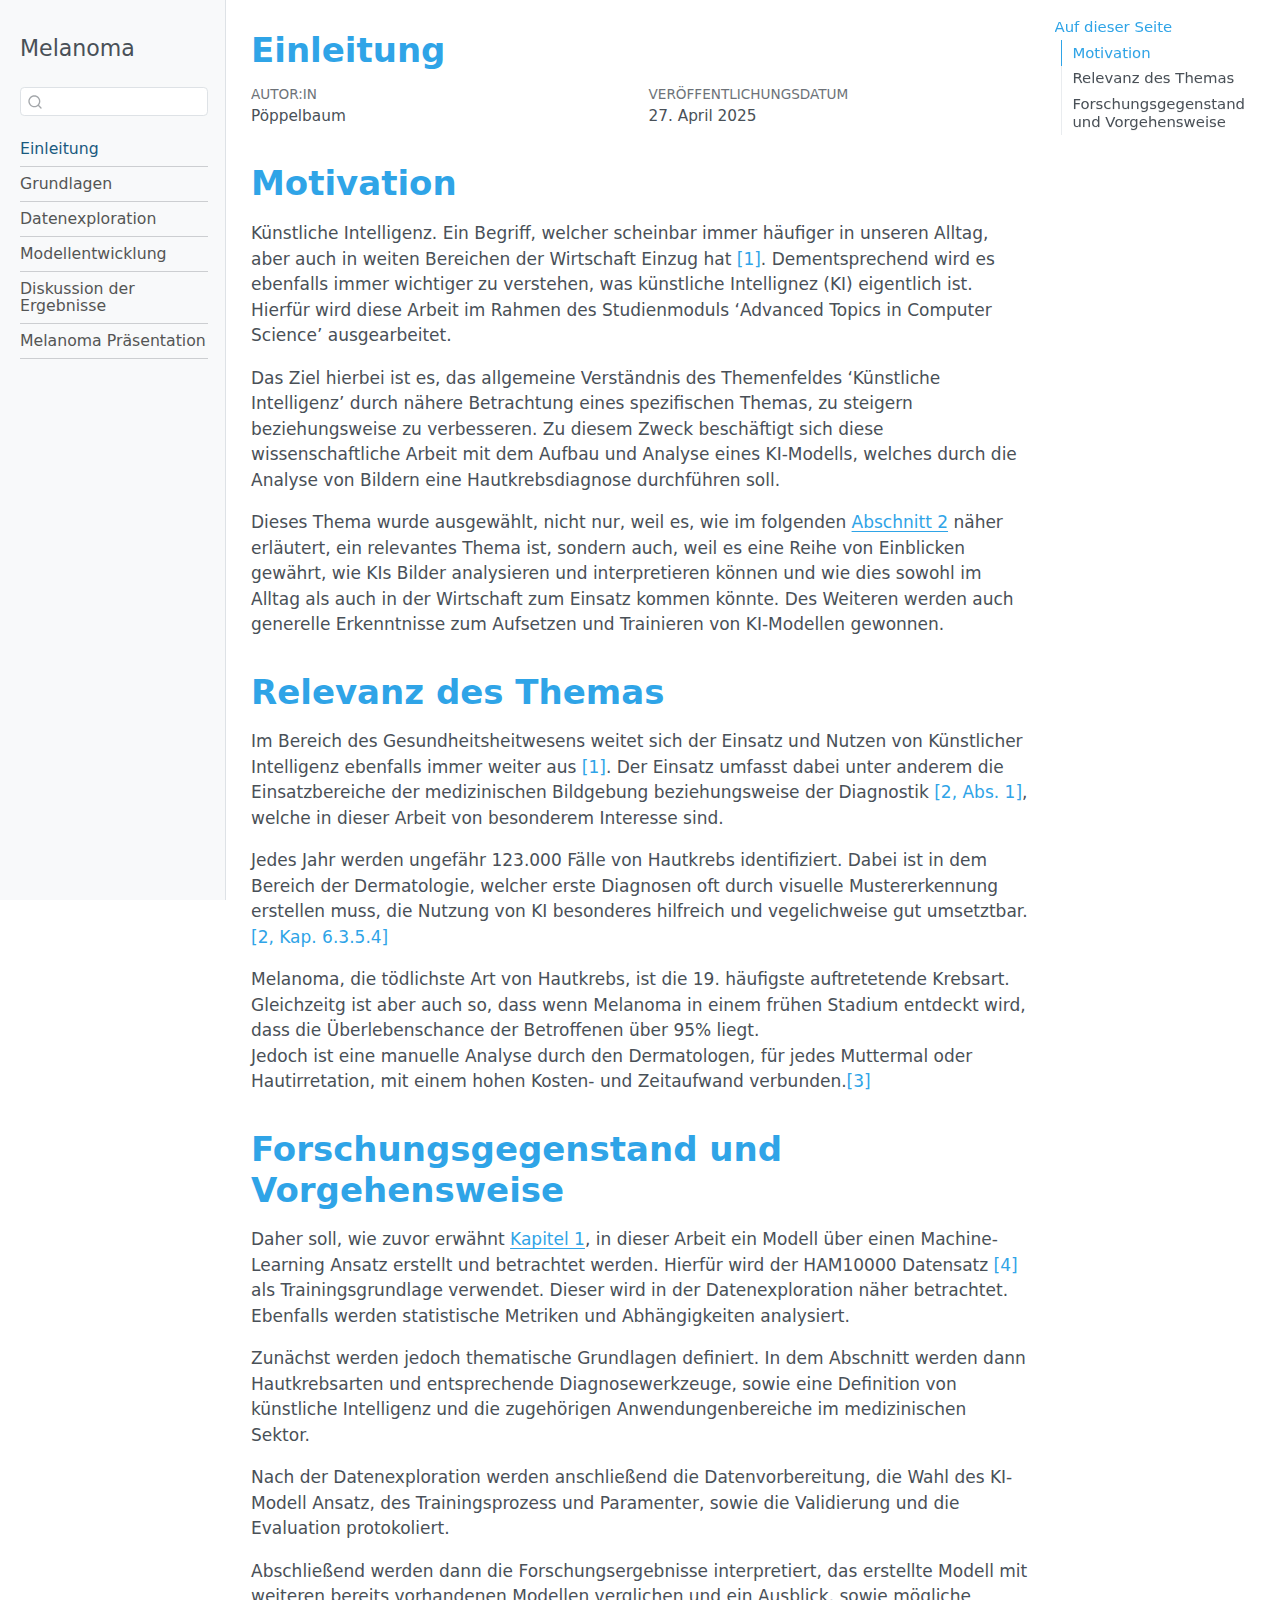
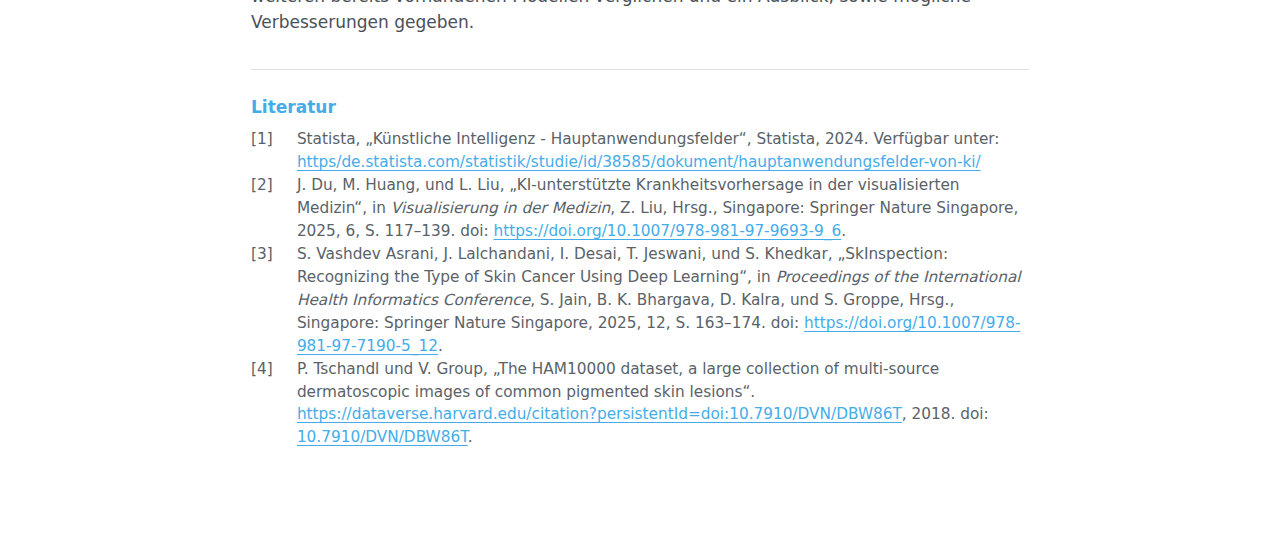
<file: _documentation/kapitel/einfuehrung.html>
<!DOCTYPE html>
<html xmlns="http://www.w3.org/1999/xhtml" lang="de" xml:lang="de"><head>

<meta charset="utf-8">
<meta name="generator" content="quarto-1.7.32">

<meta name="viewport" content="width=device-width, initial-scale=1.0, user-scalable=yes">

<meta name="author" content="Pöppelbaum">

<title>Einleitung – Melanoma</title>
<style>
code{white-space: pre-wrap;}
span.smallcaps{font-variant: small-caps;}
div.columns{display: flex; gap: min(4vw, 1.5em);}
div.column{flex: auto; overflow-x: auto;}
div.hanging-indent{margin-left: 1.5em; text-indent: -1.5em;}
ul.task-list{list-style: none;}
ul.task-list li input[type="checkbox"] {
  width: 0.8em;
  margin: 0 0.8em 0.2em -1em; /* quarto-specific, see https://github.com/quarto-dev/quarto-cli/issues/4556 */ 
  vertical-align: middle;
}
/* CSS for citations */
div.csl-bib-body { }
div.csl-entry {
  clear: both;
  margin-bottom: 0em;
}
.hanging-indent div.csl-entry {
  margin-left:2em;
  text-indent:-2em;
}
div.csl-left-margin {
  min-width:2em;
  float:left;
}
div.csl-right-inline {
  margin-left:2em;
  padding-left:1em;
}
div.csl-indent {
  margin-left: 2em;
}</style>


<script src="../site_libs/quarto-nav/quarto-nav.js"></script>
<script src="../site_libs/quarto-nav/headroom.min.js"></script>
<script src="../site_libs/clipboard/clipboard.min.js"></script>
<script src="../site_libs/quarto-search/autocomplete.umd.js"></script>
<script src="../site_libs/quarto-search/fuse.min.js"></script>
<script src="../site_libs/quarto-search/quarto-search.js"></script>
<meta name="quarto:offset" content="../">
<script src="../site_libs/quarto-html/quarto.js" type="module"></script>
<script src="../site_libs/quarto-html/tabsets/tabsets.js" type="module"></script>
<script src="../site_libs/quarto-html/popper.min.js"></script>
<script src="../site_libs/quarto-html/tippy.umd.min.js"></script>
<script src="../site_libs/quarto-html/anchor.min.js"></script>
<link href="../site_libs/quarto-html/tippy.css" rel="stylesheet">
<link href="../site_libs/quarto-html/quarto-syntax-highlighting-234273d1456647dabc34a594ac50e507.css" rel="stylesheet" id="quarto-text-highlighting-styles">
<script src="../site_libs/bootstrap/bootstrap.min.js"></script>
<link href="../site_libs/bootstrap/bootstrap-icons.css" rel="stylesheet">
<link href="../site_libs/bootstrap/bootstrap-173296030ae6ffffc1a10e5571fe0b63.min.css" rel="stylesheet" append-hash="true" id="quarto-bootstrap" data-mode="light">
<script id="quarto-search-options" type="application/json">{
  "location": "sidebar",
  "copy-button": false,
  "collapse-after": 3,
  "panel-placement": "start",
  "type": "textbox",
  "limit": 50,
  "keyboard-shortcut": [
    "f",
    "/",
    "s"
  ],
  "show-item-context": false,
  "language": {
    "search-no-results-text": "Keine Treffer",
    "search-matching-documents-text": "Treffer",
    "search-copy-link-title": "Link in die Suche kopieren",
    "search-hide-matches-text": "Zusätzliche Treffer verbergen",
    "search-more-match-text": "weitere Treffer in diesem Dokument",
    "search-more-matches-text": "weitere Treffer in diesem Dokument",
    "search-clear-button-title": "Zurücksetzen",
    "search-text-placeholder": "",
    "search-detached-cancel-button-title": "Abbrechen",
    "search-submit-button-title": "Abschicken",
    "search-label": "Suchen"
  }
}</script>


<link rel="stylesheet" href="../styles.css">
</head>

<body class="nav-sidebar docked quarto-light">

<div id="quarto-search-results"></div>
  <header id="quarto-header" class="headroom fixed-top">
  <nav class="quarto-secondary-nav">
    <div class="container-fluid d-flex">
      <button type="button" class="quarto-btn-toggle btn" data-bs-toggle="collapse" role="button" data-bs-target=".quarto-sidebar-collapse-item" aria-controls="quarto-sidebar" aria-expanded="false" aria-label="Seitenleiste umschalten" onclick="if (window.quartoToggleHeadroom) { window.quartoToggleHeadroom(); }">
        <i class="bi bi-layout-text-sidebar-reverse"></i>
      </button>
        <nav class="quarto-page-breadcrumbs" aria-label="breadcrumb"><ol class="breadcrumb"><li class="breadcrumb-item"><a href="../kapitel/einfuehrung.html">Einleitung</a></li></ol></nav>
        <a class="flex-grow-1" role="navigation" data-bs-toggle="collapse" data-bs-target=".quarto-sidebar-collapse-item" aria-controls="quarto-sidebar" aria-expanded="false" aria-label="Seitenleiste umschalten" onclick="if (window.quartoToggleHeadroom) { window.quartoToggleHeadroom(); }">      
        </a>
      <button type="button" class="btn quarto-search-button" aria-label="Suchen" onclick="window.quartoOpenSearch();">
        <i class="bi bi-search"></i>
      </button>
    </div>
  </nav>
</header>
<!-- content -->
<div id="quarto-content" class="quarto-container page-columns page-rows-contents page-layout-article">
<!-- sidebar -->
  <nav id="quarto-sidebar" class="sidebar collapse collapse-horizontal quarto-sidebar-collapse-item sidebar-navigation docked overflow-auto">
    <div class="pt-lg-2 mt-2 text-left sidebar-header">
    <div class="sidebar-title mb-0 py-0">
      <a href="../">Melanoma</a> 
    </div>
      </div>
        <div class="mt-2 flex-shrink-0 align-items-center">
        <div class="sidebar-search">
        <div id="quarto-search" class="" title="Suchen"></div>
        </div>
        </div>
    <div class="sidebar-menu-container"> 
    <ul class="list-unstyled mt-1">
        <li class="sidebar-item">
  <div class="sidebar-item-container"> 
  <a href="../kapitel/einfuehrung.html" class="sidebar-item-text sidebar-link active">
 <span class="menu-text">Einleitung</span></a>
  </div>
</li>
        <li class="px-0"><hr class="sidebar-divider hi "></li>
        <li class="sidebar-item">
  <div class="sidebar-item-container"> 
  <a href="../kapitel/grundlagen.html" class="sidebar-item-text sidebar-link">
 <span class="menu-text">Grundlagen</span></a>
  </div>
</li>
        <li class="px-0"><hr class="sidebar-divider hi "></li>
        <li class="sidebar-item">
  <div class="sidebar-item-container"> 
  <a href="../kapitel/datenexploration.html" class="sidebar-item-text sidebar-link">
 <span class="menu-text">Datenexploration</span></a>
  </div>
</li>
        <li class="px-0"><hr class="sidebar-divider hi "></li>
        <li class="sidebar-item">
  <div class="sidebar-item-container"> 
  <a href="../kapitel/modellentwicklung.html" class="sidebar-item-text sidebar-link">
 <span class="menu-text">Modellentwicklung</span></a>
  </div>
</li>
        <li class="px-0"><hr class="sidebar-divider hi "></li>
        <li class="sidebar-item">
  <div class="sidebar-item-container"> 
  <a href="../kapitel/diskussion.html" class="sidebar-item-text sidebar-link">
 <span class="menu-text">Diskussion der Ergebnisse</span></a>
  </div>
</li>
        <li class="px-0"><hr class="sidebar-divider hi "></li>
        <li class="sidebar-item">
  <div class="sidebar-item-container"> 
  <a href="../presentation.html" class="sidebar-item-text sidebar-link">
 <span class="menu-text">Melanoma Präsentation</span></a>
  </div>
</li>
        <li class="px-0"><hr class="sidebar-divider hi "></li>
    </ul>
    </div>
</nav>
<div id="quarto-sidebar-glass" class="quarto-sidebar-collapse-item" data-bs-toggle="collapse" data-bs-target=".quarto-sidebar-collapse-item"></div>
<!-- margin-sidebar -->
    <div id="quarto-margin-sidebar" class="sidebar margin-sidebar">
        <nav id="TOC" role="doc-toc" class="toc-active">
    <h2 id="toc-title">Auf dieser Seite</h2>
   
  <ul>
  <li><a href="#sec-Motivation" id="toc-sec-Motivation" class="nav-link active" data-scroll-target="#sec-Motivation">Motivation</a></li>
  <li><a href="#sec-Relevanz_des_Themas" id="toc-sec-Relevanz_des_Themas" class="nav-link" data-scroll-target="#sec-Relevanz_des_Themas">Relevanz des Themas</a></li>
  <li><a href="#forschungsgegenstand-und-vorgehensweise" id="toc-forschungsgegenstand-und-vorgehensweise" class="nav-link" data-scroll-target="#forschungsgegenstand-und-vorgehensweise">Forschungsgegenstand und Vorgehensweise</a></li>
  </ul>
</nav>
    </div>
<!-- main -->
<main class="content" id="quarto-document-content">

<header id="title-block-header" class="quarto-title-block default">
<div class="quarto-title">
<h1 class="title">Einleitung</h1>
</div>



<div class="quarto-title-meta">

    <div>
    <div class="quarto-title-meta-heading">Autor:in</div>
    <div class="quarto-title-meta-contents">
             <p>Pöppelbaum </p>
          </div>
  </div>
    
    <div>
    <div class="quarto-title-meta-heading">Veröffentlichungsdatum</div>
    <div class="quarto-title-meta-contents">
      <p class="date">27. April 2025</p>
    </div>
  </div>
  
    
  </div>
  


</header>


<section id="sec-Motivation" class="level1">
<h1>Motivation</h1>
<p>Künstliche Intelligenz. Ein Begriff, welcher scheinbar immer häufiger in unseren Alltag, aber auch in weiten Bereichen der Wirtschaft Einzug hat <span class="citation" data-cites="statista2024"><a href="#ref-statista2024" role="doc-biblioref">[1]</a></span>. Dementsprechend wird es ebenfalls immer wichtiger zu verstehen, was künstliche Intellignez (KI) eigentlich ist. Hierfür wird diese Arbeit im Rahmen des Studienmoduls ‘Advanced Topics in Computer Science’ ausgearbeitet.</p>
<p>Das Ziel hierbei ist es, das allgemeine Verständnis des Themenfeldes ‘Künstliche Intelligenz’ durch nähere Betrachtung eines spezifischen Themas, zu steigern beziehungsweise zu verbesseren. Zu diesem Zweck beschäftigt sich diese wissenschaftliche Arbeit mit dem Aufbau und Analyse eines KI-Modells, welches durch die Analyse von Bildern eine Hautkrebsdiagnose durchführen soll.</p>
<p>Dieses Thema wurde ausgewählt, nicht nur, weil es, wie im folgenden <a href="#sec-Relevanz_des_Themas" class="quarto-xref">Abschnitt&nbsp;2</a> näher erläutert, ein relevantes Thema ist, sondern auch, weil es eine Reihe von Einblicken gewährt, wie KIs Bilder analysieren und interpretieren können und wie dies sowohl im Alltag als auch in der Wirtschaft zum Einsatz kommen könnte. Des Weiteren werden auch generelle Erkenntnisse zum Aufsetzen und Trainieren von KI-Modellen gewonnen.</p>
</section>
<section id="sec-Relevanz_des_Themas" class="level1">
<h1>Relevanz des Themas</h1>
<p>Im Bereich des Gesundheitsheitwesens weitet sich der Einsatz und Nutzen von Künstlicher Intelligenz ebenfalls immer weiter aus <span class="citation" data-cites="statista2024"><a href="#ref-statista2024" role="doc-biblioref">[1]</a></span>. Der Einsatz umfasst dabei unter anderem die Einsatzbereiche der medizinischen Bildgebung beziehungsweise der Diagnostik <span class="citation" data-cites="Du_et_al.2025"><a href="#ref-Du_et_al.2025" role="doc-biblioref">[2, Abs. 1]</a></span>, welche in dieser Arbeit von besonderem Interesse sind.</p>
<p>Jedes Jahr werden ungefähr 123.000 Fälle von Hautkrebs identifiziert. Dabei ist in dem Bereich der Dermatologie, welcher erste Diagnosen oft durch visuelle Mustererkennung erstellen muss, die Nutzung von KI besonderes hilfreich und vegelichweise gut umsetztbar.<span class="citation" data-cites="Du_et_al.2025"><a href="#ref-Du_et_al.2025" role="doc-biblioref">[2, Kap. 6.3.5.4]</a></span></p>
<p>Melanoma, die tödlichste Art von Hautkrebs, ist die 19. häufigste auftretetende Krebsart. Gleichzeitg ist aber auch so, dass wenn Melanoma in einem frühen Stadium entdeckt wird, dass die Überlebenschance der Betroffenen über 95% liegt.<br>
Jedoch ist eine manuelle Analyse durch den Dermatologen, für jedes Muttermal oder Hautirretation, mit einem hohen Kosten- und Zeitaufwand verbunden.<span class="citation" data-cites="VashdevAsrani_et_al.2025"><a href="#ref-VashdevAsrani_et_al.2025" role="doc-biblioref">[3]</a></span></p>
</section>
<section id="forschungsgegenstand-und-vorgehensweise" class="level1">
<h1>Forschungsgegenstand und Vorgehensweise</h1>
<p>Daher soll, wie zuvor erwähnt <a href="#sec-Motivation" class="quarto-xref">Kapitel&nbsp;1</a>, in dieser Arbeit ein Modell über einen Machine-Learning Ansatz erstellt und betrachtet werden. Hierfür wird der HAM10000 Datensatz <span class="citation" data-cites="HAM100002018"><a href="#ref-HAM100002018" role="doc-biblioref">[4]</a></span> als Trainingsgrundlage verwendet. Dieser wird in der Datenexploration näher betrachtet. Ebenfalls werden statistische Metriken und Abhängigkeiten analysiert.</p>
<p>Zunächst werden jedoch thematische Grundlagen definiert. In dem Abschnitt werden dann Hautkrebsarten und entsprechende Diagnosewerkzeuge, sowie eine Definition von künstliche Intelligenz und die zugehörigen Anwendungenbereiche im medizinischen Sektor.</p>
<p>Nach der Datenexploration werden anschließend die Datenvorbereitung, die Wahl des KI-Modell Ansatz, des Trainingsprozess und Paramenter, sowie die Validierung und die Evaluation protokoliert.</p>
<p>Abschließend werden dann die Forschungsergebnisse interpretiert, das erstellte Modell mit weiteren bereits vorhandenen Modellen verglichen und ein Ausblick, sowie mögliche Verbesserungen gegeben.</p>



</section>

<div id="quarto-appendix" class="default"><section class="quarto-appendix-contents" role="doc-bibliography" id="quarto-bibliography"><h2 class="anchored quarto-appendix-heading">Literatur</h2><div id="refs" class="references csl-bib-body" data-entry-spacing="0" role="list">
<div id="ref-statista2024" class="csl-entry" role="listitem">
<div class="csl-left-margin">[1] </div><div class="csl-right-inline">Statista, <span>„Künstliche Intelligenz - Hauptanwendungsfelder“</span>, Statista, 2024. Verfügbar unter: <a href="https://https/de.statista.com/statistik/studie/id/38585/dokument/hauptanwendungsfelder-von-ki/">https/de.statista.com/statistik/studie/id/38585/dokument/hauptanwendungsfelder-von-ki/</a></div>
</div>
<div id="ref-Du_et_al.2025" class="csl-entry" role="listitem">
<div class="csl-left-margin">[2] </div><div class="csl-right-inline">J. Du, M. Huang, und L. Liu, <span>„KI-unterstützte Krankheitsvorhersage in der visualisierten Medizin“</span>, in <em>Visualisierung in der Medizin</em>, Z. Liu, Hrsg., Singapore: Springer Nature Singapore, 2025, 6, S. 117–139. doi: <a href="https://doi.org/10.1007/978-981-97-9693-9_6">https://doi.org/10.1007/978-981-97-9693-9_6</a>.</div>
</div>
<div id="ref-VashdevAsrani_et_al.2025" class="csl-entry" role="listitem">
<div class="csl-left-margin">[3] </div><div class="csl-right-inline">S. Vashdev Asrani, J. Lalchandani, I. Desai, T. Jeswani, und S. Khedkar, <span>„SkInspection: Recognizing the Type of Skin Cancer Using Deep Learning“</span>, in <em>Proceedings of the International Health Informatics Conference</em>, S. Jain, B. K. Bhargava, D. Kalra, und S. Groppe, Hrsg., Singapore: Springer Nature Singapore, 2025, 12, S. 163–174. doi: <a href="https://doi.org/10.1007/978-981-97-7190-5_12">https://doi.org/10.1007/978-981-97-7190-5_12</a>.</div>
</div>
<div id="ref-HAM100002018" class="csl-entry" role="listitem">
<div class="csl-left-margin">[4] </div><div class="csl-right-inline">P. Tschandl und V. Group, <span>„The HAM10000 dataset, a large collection of multi-source dermatoscopic images of common pigmented skin lesions“</span>. <a href="https://dataverse.harvard.edu/citation?persistentId=doi:10.7910/DVN/DBW86T" class="uri">https://dataverse.harvard.edu/citation?persistentId=doi:10.7910/DVN/DBW86T</a>, 2018. doi: <a href="https://doi.org/10.7910/DVN/DBW86T">10.7910/DVN/DBW86T</a>.</div>
</div>
</div></section></div></main> <!-- /main -->
<script id="quarto-html-after-body" type="application/javascript">
  window.document.addEventListener("DOMContentLoaded", function (event) {
    const icon = "";
    const anchorJS = new window.AnchorJS();
    anchorJS.options = {
      placement: 'right',
      icon: icon
    };
    anchorJS.add('.anchored');
    const isCodeAnnotation = (el) => {
      for (const clz of el.classList) {
        if (clz.startsWith('code-annotation-')) {                     
          return true;
        }
      }
      return false;
    }
    const onCopySuccess = function(e) {
      // button target
      const button = e.trigger;
      // don't keep focus
      button.blur();
      // flash "checked"
      button.classList.add('code-copy-button-checked');
      var currentTitle = button.getAttribute("title");
      button.setAttribute("title", "Kopiert");
      let tooltip;
      if (window.bootstrap) {
        button.setAttribute("data-bs-toggle", "tooltip");
        button.setAttribute("data-bs-placement", "left");
        button.setAttribute("data-bs-title", "Kopiert");
        tooltip = new bootstrap.Tooltip(button, 
          { trigger: "manual", 
            customClass: "code-copy-button-tooltip",
            offset: [0, -8]});
        tooltip.show();    
      }
      setTimeout(function() {
        if (tooltip) {
          tooltip.hide();
          button.removeAttribute("data-bs-title");
          button.removeAttribute("data-bs-toggle");
          button.removeAttribute("data-bs-placement");
        }
        button.setAttribute("title", currentTitle);
        button.classList.remove('code-copy-button-checked');
      }, 1000);
      // clear code selection
      e.clearSelection();
    }
    const getTextToCopy = function(trigger) {
        const codeEl = trigger.previousElementSibling.cloneNode(true);
        for (const childEl of codeEl.children) {
          if (isCodeAnnotation(childEl)) {
            childEl.remove();
          }
        }
        return codeEl.innerText;
    }
    const clipboard = new window.ClipboardJS('.code-copy-button:not([data-in-quarto-modal])', {
      text: getTextToCopy
    });
    clipboard.on('success', onCopySuccess);
    if (window.document.getElementById('quarto-embedded-source-code-modal')) {
      const clipboardModal = new window.ClipboardJS('.code-copy-button[data-in-quarto-modal]', {
        text: getTextToCopy,
        container: window.document.getElementById('quarto-embedded-source-code-modal')
      });
      clipboardModal.on('success', onCopySuccess);
    }
      var localhostRegex = new RegExp(/^(?:http|https):\/\/localhost\:?[0-9]*\//);
      var mailtoRegex = new RegExp(/^mailto:/);
        var filterRegex = new RegExp('/' + window.location.host + '/');
      var isInternal = (href) => {
          return filterRegex.test(href) || localhostRegex.test(href) || mailtoRegex.test(href);
      }
      // Inspect non-navigation links and adorn them if external
     var links = window.document.querySelectorAll('a[href]:not(.nav-link):not(.navbar-brand):not(.toc-action):not(.sidebar-link):not(.sidebar-item-toggle):not(.pagination-link):not(.no-external):not([aria-hidden]):not(.dropdown-item):not(.quarto-navigation-tool):not(.about-link)');
      for (var i=0; i<links.length; i++) {
        const link = links[i];
        if (!isInternal(link.href)) {
          // undo the damage that might have been done by quarto-nav.js in the case of
          // links that we want to consider external
          if (link.dataset.originalHref !== undefined) {
            link.href = link.dataset.originalHref;
          }
        }
      }
    function tippyHover(el, contentFn, onTriggerFn, onUntriggerFn) {
      const config = {
        allowHTML: true,
        maxWidth: 500,
        delay: 100,
        arrow: false,
        appendTo: function(el) {
            return el.parentElement;
        },
        interactive: true,
        interactiveBorder: 10,
        theme: 'quarto',
        placement: 'bottom-start',
      };
      if (contentFn) {
        config.content = contentFn;
      }
      if (onTriggerFn) {
        config.onTrigger = onTriggerFn;
      }
      if (onUntriggerFn) {
        config.onUntrigger = onUntriggerFn;
      }
      window.tippy(el, config); 
    }
    const noterefs = window.document.querySelectorAll('a[role="doc-noteref"]');
    for (var i=0; i<noterefs.length; i++) {
      const ref = noterefs[i];
      tippyHover(ref, function() {
        // use id or data attribute instead here
        let href = ref.getAttribute('data-footnote-href') || ref.getAttribute('href');
        try { href = new URL(href).hash; } catch {}
        const id = href.replace(/^#\/?/, "");
        const note = window.document.getElementById(id);
        if (note) {
          return note.innerHTML;
        } else {
          return "";
        }
      });
    }
    const xrefs = window.document.querySelectorAll('a.quarto-xref');
    const processXRef = (id, note) => {
      // Strip column container classes
      const stripColumnClz = (el) => {
        el.classList.remove("page-full", "page-columns");
        if (el.children) {
          for (const child of el.children) {
            stripColumnClz(child);
          }
        }
      }
      stripColumnClz(note)
      if (id === null || id.startsWith('sec-')) {
        // Special case sections, only their first couple elements
        const container = document.createElement("div");
        if (note.children && note.children.length > 2) {
          container.appendChild(note.children[0].cloneNode(true));
          for (let i = 1; i < note.children.length; i++) {
            const child = note.children[i];
            if (child.tagName === "P" && child.innerText === "") {
              continue;
            } else {
              container.appendChild(child.cloneNode(true));
              break;
            }
          }
          if (window.Quarto?.typesetMath) {
            window.Quarto.typesetMath(container);
          }
          return container.innerHTML
        } else {
          if (window.Quarto?.typesetMath) {
            window.Quarto.typesetMath(note);
          }
          return note.innerHTML;
        }
      } else {
        // Remove any anchor links if they are present
        const anchorLink = note.querySelector('a.anchorjs-link');
        if (anchorLink) {
          anchorLink.remove();
        }
        if (window.Quarto?.typesetMath) {
          window.Quarto.typesetMath(note);
        }
        if (note.classList.contains("callout")) {
          return note.outerHTML;
        } else {
          return note.innerHTML;
        }
      }
    }
    for (var i=0; i<xrefs.length; i++) {
      const xref = xrefs[i];
      tippyHover(xref, undefined, function(instance) {
        instance.disable();
        let url = xref.getAttribute('href');
        let hash = undefined; 
        if (url.startsWith('#')) {
          hash = url;
        } else {
          try { hash = new URL(url).hash; } catch {}
        }
        if (hash) {
          const id = hash.replace(/^#\/?/, "");
          const note = window.document.getElementById(id);
          if (note !== null) {
            try {
              const html = processXRef(id, note.cloneNode(true));
              instance.setContent(html);
            } finally {
              instance.enable();
              instance.show();
            }
          } else {
            // See if we can fetch this
            fetch(url.split('#')[0])
            .then(res => res.text())
            .then(html => {
              const parser = new DOMParser();
              const htmlDoc = parser.parseFromString(html, "text/html");
              const note = htmlDoc.getElementById(id);
              if (note !== null) {
                const html = processXRef(id, note);
                instance.setContent(html);
              } 
            }).finally(() => {
              instance.enable();
              instance.show();
            });
          }
        } else {
          // See if we can fetch a full url (with no hash to target)
          // This is a special case and we should probably do some content thinning / targeting
          fetch(url)
          .then(res => res.text())
          .then(html => {
            const parser = new DOMParser();
            const htmlDoc = parser.parseFromString(html, "text/html");
            const note = htmlDoc.querySelector('main.content');
            if (note !== null) {
              // This should only happen for chapter cross references
              // (since there is no id in the URL)
              // remove the first header
              if (note.children.length > 0 && note.children[0].tagName === "HEADER") {
                note.children[0].remove();
              }
              const html = processXRef(null, note);
              instance.setContent(html);
            } 
          }).finally(() => {
            instance.enable();
            instance.show();
          });
        }
      }, function(instance) {
      });
    }
        let selectedAnnoteEl;
        const selectorForAnnotation = ( cell, annotation) => {
          let cellAttr = 'data-code-cell="' + cell + '"';
          let lineAttr = 'data-code-annotation="' +  annotation + '"';
          const selector = 'span[' + cellAttr + '][' + lineAttr + ']';
          return selector;
        }
        const selectCodeLines = (annoteEl) => {
          const doc = window.document;
          const targetCell = annoteEl.getAttribute("data-target-cell");
          const targetAnnotation = annoteEl.getAttribute("data-target-annotation");
          const annoteSpan = window.document.querySelector(selectorForAnnotation(targetCell, targetAnnotation));
          const lines = annoteSpan.getAttribute("data-code-lines").split(",");
          const lineIds = lines.map((line) => {
            return targetCell + "-" + line;
          })
          let top = null;
          let height = null;
          let parent = null;
          if (lineIds.length > 0) {
              //compute the position of the single el (top and bottom and make a div)
              const el = window.document.getElementById(lineIds[0]);
              top = el.offsetTop;
              height = el.offsetHeight;
              parent = el.parentElement.parentElement;
            if (lineIds.length > 1) {
              const lastEl = window.document.getElementById(lineIds[lineIds.length - 1]);
              const bottom = lastEl.offsetTop + lastEl.offsetHeight;
              height = bottom - top;
            }
            if (top !== null && height !== null && parent !== null) {
              // cook up a div (if necessary) and position it 
              let div = window.document.getElementById("code-annotation-line-highlight");
              if (div === null) {
                div = window.document.createElement("div");
                div.setAttribute("id", "code-annotation-line-highlight");
                div.style.position = 'absolute';
                parent.appendChild(div);
              }
              div.style.top = top - 2 + "px";
              div.style.height = height + 4 + "px";
              div.style.left = 0;
              let gutterDiv = window.document.getElementById("code-annotation-line-highlight-gutter");
              if (gutterDiv === null) {
                gutterDiv = window.document.createElement("div");
                gutterDiv.setAttribute("id", "code-annotation-line-highlight-gutter");
                gutterDiv.style.position = 'absolute';
                const codeCell = window.document.getElementById(targetCell);
                const gutter = codeCell.querySelector('.code-annotation-gutter');
                gutter.appendChild(gutterDiv);
              }
              gutterDiv.style.top = top - 2 + "px";
              gutterDiv.style.height = height + 4 + "px";
            }
            selectedAnnoteEl = annoteEl;
          }
        };
        const unselectCodeLines = () => {
          const elementsIds = ["code-annotation-line-highlight", "code-annotation-line-highlight-gutter"];
          elementsIds.forEach((elId) => {
            const div = window.document.getElementById(elId);
            if (div) {
              div.remove();
            }
          });
          selectedAnnoteEl = undefined;
        };
          // Handle positioning of the toggle
      window.addEventListener(
        "resize",
        throttle(() => {
          elRect = undefined;
          if (selectedAnnoteEl) {
            selectCodeLines(selectedAnnoteEl);
          }
        }, 10)
      );
      function throttle(fn, ms) {
      let throttle = false;
      let timer;
        return (...args) => {
          if(!throttle) { // first call gets through
              fn.apply(this, args);
              throttle = true;
          } else { // all the others get throttled
              if(timer) clearTimeout(timer); // cancel #2
              timer = setTimeout(() => {
                fn.apply(this, args);
                timer = throttle = false;
              }, ms);
          }
        };
      }
        // Attach click handler to the DT
        const annoteDls = window.document.querySelectorAll('dt[data-target-cell]');
        for (const annoteDlNode of annoteDls) {
          annoteDlNode.addEventListener('click', (event) => {
            const clickedEl = event.target;
            if (clickedEl !== selectedAnnoteEl) {
              unselectCodeLines();
              const activeEl = window.document.querySelector('dt[data-target-cell].code-annotation-active');
              if (activeEl) {
                activeEl.classList.remove('code-annotation-active');
              }
              selectCodeLines(clickedEl);
              clickedEl.classList.add('code-annotation-active');
            } else {
              // Unselect the line
              unselectCodeLines();
              clickedEl.classList.remove('code-annotation-active');
            }
          });
        }
    const findCites = (el) => {
      const parentEl = el.parentElement;
      if (parentEl) {
        const cites = parentEl.dataset.cites;
        if (cites) {
          return {
            el,
            cites: cites.split(' ')
          };
        } else {
          return findCites(el.parentElement)
        }
      } else {
        return undefined;
      }
    };
    var bibliorefs = window.document.querySelectorAll('a[role="doc-biblioref"]');
    for (var i=0; i<bibliorefs.length; i++) {
      const ref = bibliorefs[i];
      const citeInfo = findCites(ref);
      if (citeInfo) {
        tippyHover(citeInfo.el, function() {
          var popup = window.document.createElement('div');
          citeInfo.cites.forEach(function(cite) {
            var citeDiv = window.document.createElement('div');
            citeDiv.classList.add('hanging-indent');
            citeDiv.classList.add('csl-entry');
            var biblioDiv = window.document.getElementById('ref-' + cite);
            if (biblioDiv) {
              citeDiv.innerHTML = biblioDiv.innerHTML;
            }
            popup.appendChild(citeDiv);
          });
          return popup.innerHTML;
        });
      }
    }
  });
  </script>
</div> <!-- /content -->




</body></html>
</file>
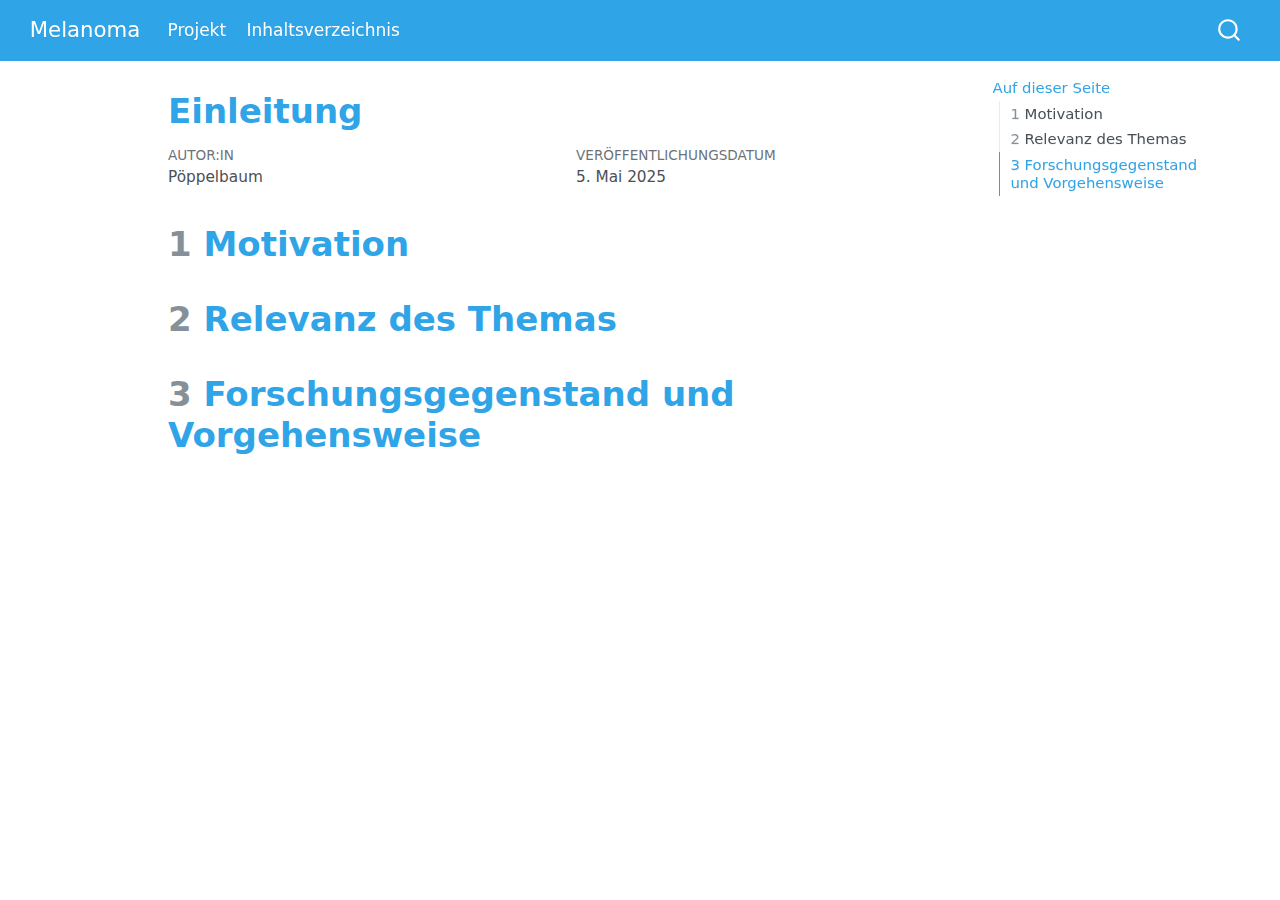
<file: _documentation/kapitel/einführung.html>
<!DOCTYPE html>
<html xmlns="http://www.w3.org/1999/xhtml" lang="de" xml:lang="de"><head>

<meta charset="utf-8">
<meta name="generator" content="quarto-1.6.42">

<meta name="viewport" content="width=device-width, initial-scale=1.0, user-scalable=yes">

<meta name="author" content="Pöppelbaum">

<title>Einleitung – Melanoma</title>
<style>
code{white-space: pre-wrap;}
span.smallcaps{font-variant: small-caps;}
div.columns{display: flex; gap: min(4vw, 1.5em);}
div.column{flex: auto; overflow-x: auto;}
div.hanging-indent{margin-left: 1.5em; text-indent: -1.5em;}
ul.task-list{list-style: none;}
ul.task-list li input[type="checkbox"] {
  width: 0.8em;
  margin: 0 0.8em 0.2em -1em; /* quarto-specific, see https://github.com/quarto-dev/quarto-cli/issues/4556 */ 
  vertical-align: middle;
}
</style>


<script src="../site_libs/quarto-nav/quarto-nav.js"></script>
<script src="../site_libs/quarto-nav/headroom.min.js"></script>
<script src="../site_libs/clipboard/clipboard.min.js"></script>
<script src="../site_libs/quarto-search/autocomplete.umd.js"></script>
<script src="../site_libs/quarto-search/fuse.min.js"></script>
<script src="../site_libs/quarto-search/quarto-search.js"></script>
<meta name="quarto:offset" content="../">
<script src="../site_libs/quarto-html/quarto.js"></script>
<script src="../site_libs/quarto-html/popper.min.js"></script>
<script src="../site_libs/quarto-html/tippy.umd.min.js"></script>
<script src="../site_libs/quarto-html/anchor.min.js"></script>
<link href="../site_libs/quarto-html/tippy.css" rel="stylesheet">
<link href="../site_libs/quarto-html/quarto-syntax-highlighting-2f5df379a58b258e96c21c0638c20c03.css" rel="stylesheet" id="quarto-text-highlighting-styles">
<script src="../site_libs/bootstrap/bootstrap.min.js"></script>
<link href="../site_libs/bootstrap/bootstrap-icons.css" rel="stylesheet">
<link href="../site_libs/bootstrap/bootstrap-9b08105b7f63205a66e951aab9693ffe.min.css" rel="stylesheet" append-hash="true" id="quarto-bootstrap" data-mode="light">
<script id="quarto-search-options" type="application/json">{
  "location": "navbar",
  "copy-button": false,
  "collapse-after": 3,
  "panel-placement": "end",
  "type": "overlay",
  "limit": 50,
  "keyboard-shortcut": [
    "s"
  ],
  "language": {
    "search-no-results-text": "Keine Treffer",
    "search-matching-documents-text": "Treffer",
    "search-copy-link-title": "Link in die Suche kopieren",
    "search-hide-matches-text": "Zusätzliche Treffer verbergen",
    "search-more-match-text": "weitere Treffer in diesem Dokument",
    "search-more-matches-text": "weitere Treffer in diesem Dokument",
    "search-clear-button-title": "Zurücksetzen",
    "search-text-placeholder": "",
    "search-detached-cancel-button-title": "Abbrechen",
    "search-submit-button-title": "Abschicken",
    "search-label": "Suchen"
  }
}</script>


<link rel="stylesheet" href="../styles.css">
</head>

<body class="nav-fixed">

<div id="quarto-search-results"></div>
  <header id="quarto-header" class="headroom fixed-top">
    <nav class="navbar navbar-expand-lg " data-bs-theme="dark">
      <div class="navbar-container container-fluid">
      <div class="navbar-brand-container mx-auto">
    <a class="navbar-brand" href="../index.html">
    <span class="navbar-title">Melanoma</span>
    </a>
  </div>
            <div id="quarto-search" class="" title="Suchen"></div>
          <button class="navbar-toggler" type="button" data-bs-toggle="collapse" data-bs-target="#navbarCollapse" aria-controls="navbarCollapse" role="menu" aria-expanded="false" aria-label="Navigation umschalten" onclick="if (window.quartoToggleHeadroom) { window.quartoToggleHeadroom(); }">
  <span class="navbar-toggler-icon"></span>
</button>
          <div class="collapse navbar-collapse" id="navbarCollapse">
            <ul class="navbar-nav navbar-nav-scroll me-auto">
  <li class="nav-item">
    <a class="nav-link" href="../index.html"> 
<span class="menu-text">Projekt</span></a>
  </li>  
  <li class="nav-item">
    <a class="nav-link" href="../kapitel/index.html"> 
<span class="menu-text">Inhaltsverzeichnis</span></a>
  </li>  
</ul>
          </div> <!-- /navcollapse -->
            <div class="quarto-navbar-tools">
</div>
      </div> <!-- /container-fluid -->
    </nav>
</header>
<!-- content -->
<div id="quarto-content" class="quarto-container page-columns page-rows-contents page-layout-article page-navbar">
<!-- sidebar -->
<!-- margin-sidebar -->
    <div id="quarto-margin-sidebar" class="sidebar margin-sidebar">
        <nav id="TOC" role="doc-toc" class="toc-active">
    <h2 id="toc-title">Auf dieser Seite</h2>
   
  <ul>
  <li><a href="#motivation" id="toc-motivation" class="nav-link active" data-scroll-target="#motivation"><span class="header-section-number">1</span> Motivation</a></li>
  <li><a href="#relevanz-des-themas" id="toc-relevanz-des-themas" class="nav-link" data-scroll-target="#relevanz-des-themas"><span class="header-section-number">2</span> Relevanz des Themas</a></li>
  <li><a href="#forschungsgegenstand-und-vorgehensweise" id="toc-forschungsgegenstand-und-vorgehensweise" class="nav-link" data-scroll-target="#forschungsgegenstand-und-vorgehensweise"><span class="header-section-number">3</span> Forschungsgegenstand und Vorgehensweise</a></li>
  </ul>
</nav>
    </div>
<!-- main -->
<main class="content" id="quarto-document-content">

<header id="title-block-header" class="quarto-title-block default">
<div class="quarto-title">
<h1 class="title">Einleitung</h1>
</div>



<div class="quarto-title-meta">

    <div>
    <div class="quarto-title-meta-heading">Autor:in</div>
    <div class="quarto-title-meta-contents">
             <p>Pöppelbaum </p>
          </div>
  </div>
    
    <div>
    <div class="quarto-title-meta-heading">Veröffentlichungsdatum</div>
    <div class="quarto-title-meta-contents">
      <p class="date">5. Mai 2025</p>
    </div>
  </div>
  
    
  </div>
  


</header>


<section id="motivation" class="level1" data-number="1">
<h1 data-number="1"><span class="header-section-number">1</span> Motivation</h1>
</section>
<section id="relevanz-des-themas" class="level1" data-number="2">
<h1 data-number="2"><span class="header-section-number">2</span> Relevanz des Themas</h1>
</section>
<section id="forschungsgegenstand-und-vorgehensweise" class="level1" data-number="3">
<h1 data-number="3"><span class="header-section-number">3</span> Forschungsgegenstand und Vorgehensweise</h1>


</section>

</main> <!-- /main -->
<script id="quarto-html-after-body" type="application/javascript">
window.document.addEventListener("DOMContentLoaded", function (event) {
  const toggleBodyColorMode = (bsSheetEl) => {
    const mode = bsSheetEl.getAttribute("data-mode");
    const bodyEl = window.document.querySelector("body");
    if (mode === "dark") {
      bodyEl.classList.add("quarto-dark");
      bodyEl.classList.remove("quarto-light");
    } else {
      bodyEl.classList.add("quarto-light");
      bodyEl.classList.remove("quarto-dark");
    }
  }
  const toggleBodyColorPrimary = () => {
    const bsSheetEl = window.document.querySelector("link#quarto-bootstrap");
    if (bsSheetEl) {
      toggleBodyColorMode(bsSheetEl);
    }
  }
  toggleBodyColorPrimary();  
  const icon = "";
  const anchorJS = new window.AnchorJS();
  anchorJS.options = {
    placement: 'right',
    icon: icon
  };
  anchorJS.add('.anchored');
  const isCodeAnnotation = (el) => {
    for (const clz of el.classList) {
      if (clz.startsWith('code-annotation-')) {                     
        return true;
      }
    }
    return false;
  }
  const onCopySuccess = function(e) {
    // button target
    const button = e.trigger;
    // don't keep focus
    button.blur();
    // flash "checked"
    button.classList.add('code-copy-button-checked');
    var currentTitle = button.getAttribute("title");
    button.setAttribute("title", "Kopiert");
    let tooltip;
    if (window.bootstrap) {
      button.setAttribute("data-bs-toggle", "tooltip");
      button.setAttribute("data-bs-placement", "left");
      button.setAttribute("data-bs-title", "Kopiert");
      tooltip = new bootstrap.Tooltip(button, 
        { trigger: "manual", 
          customClass: "code-copy-button-tooltip",
          offset: [0, -8]});
      tooltip.show();    
    }
    setTimeout(function() {
      if (tooltip) {
        tooltip.hide();
        button.removeAttribute("data-bs-title");
        button.removeAttribute("data-bs-toggle");
        button.removeAttribute("data-bs-placement");
      }
      button.setAttribute("title", currentTitle);
      button.classList.remove('code-copy-button-checked');
    }, 1000);
    // clear code selection
    e.clearSelection();
  }
  const getTextToCopy = function(trigger) {
      const codeEl = trigger.previousElementSibling.cloneNode(true);
      for (const childEl of codeEl.children) {
        if (isCodeAnnotation(childEl)) {
          childEl.remove();
        }
      }
      return codeEl.innerText;
  }
  const clipboard = new window.ClipboardJS('.code-copy-button:not([data-in-quarto-modal])', {
    text: getTextToCopy
  });
  clipboard.on('success', onCopySuccess);
  if (window.document.getElementById('quarto-embedded-source-code-modal')) {
    const clipboardModal = new window.ClipboardJS('.code-copy-button[data-in-quarto-modal]', {
      text: getTextToCopy,
      container: window.document.getElementById('quarto-embedded-source-code-modal')
    });
    clipboardModal.on('success', onCopySuccess);
  }
    var localhostRegex = new RegExp(/^(?:http|https):\/\/localhost\:?[0-9]*\//);
    var mailtoRegex = new RegExp(/^mailto:/);
      var filterRegex = new RegExp('/' + window.location.host + '/');
    var isInternal = (href) => {
        return filterRegex.test(href) || localhostRegex.test(href) || mailtoRegex.test(href);
    }
    // Inspect non-navigation links and adorn them if external
 	var links = window.document.querySelectorAll('a[href]:not(.nav-link):not(.navbar-brand):not(.toc-action):not(.sidebar-link):not(.sidebar-item-toggle):not(.pagination-link):not(.no-external):not([aria-hidden]):not(.dropdown-item):not(.quarto-navigation-tool):not(.about-link)');
    for (var i=0; i<links.length; i++) {
      const link = links[i];
      if (!isInternal(link.href)) {
        // undo the damage that might have been done by quarto-nav.js in the case of
        // links that we want to consider external
        if (link.dataset.originalHref !== undefined) {
          link.href = link.dataset.originalHref;
        }
      }
    }
  function tippyHover(el, contentFn, onTriggerFn, onUntriggerFn) {
    const config = {
      allowHTML: true,
      maxWidth: 500,
      delay: 100,
      arrow: false,
      appendTo: function(el) {
          return el.parentElement;
      },
      interactive: true,
      interactiveBorder: 10,
      theme: 'quarto',
      placement: 'bottom-start',
    };
    if (contentFn) {
      config.content = contentFn;
    }
    if (onTriggerFn) {
      config.onTrigger = onTriggerFn;
    }
    if (onUntriggerFn) {
      config.onUntrigger = onUntriggerFn;
    }
    window.tippy(el, config); 
  }
  const noterefs = window.document.querySelectorAll('a[role="doc-noteref"]');
  for (var i=0; i<noterefs.length; i++) {
    const ref = noterefs[i];
    tippyHover(ref, function() {
      // use id or data attribute instead here
      let href = ref.getAttribute('data-footnote-href') || ref.getAttribute('href');
      try { href = new URL(href).hash; } catch {}
      const id = href.replace(/^#\/?/, "");
      const note = window.document.getElementById(id);
      if (note) {
        return note.innerHTML;
      } else {
        return "";
      }
    });
  }
  const xrefs = window.document.querySelectorAll('a.quarto-xref');
  const processXRef = (id, note) => {
    // Strip column container classes
    const stripColumnClz = (el) => {
      el.classList.remove("page-full", "page-columns");
      if (el.children) {
        for (const child of el.children) {
          stripColumnClz(child);
        }
      }
    }
    stripColumnClz(note)
    if (id === null || id.startsWith('sec-')) {
      // Special case sections, only their first couple elements
      const container = document.createElement("div");
      if (note.children && note.children.length > 2) {
        container.appendChild(note.children[0].cloneNode(true));
        for (let i = 1; i < note.children.length; i++) {
          const child = note.children[i];
          if (child.tagName === "P" && child.innerText === "") {
            continue;
          } else {
            container.appendChild(child.cloneNode(true));
            break;
          }
        }
        if (window.Quarto?.typesetMath) {
          window.Quarto.typesetMath(container);
        }
        return container.innerHTML
      } else {
        if (window.Quarto?.typesetMath) {
          window.Quarto.typesetMath(note);
        }
        return note.innerHTML;
      }
    } else {
      // Remove any anchor links if they are present
      const anchorLink = note.querySelector('a.anchorjs-link');
      if (anchorLink) {
        anchorLink.remove();
      }
      if (window.Quarto?.typesetMath) {
        window.Quarto.typesetMath(note);
      }
      if (note.classList.contains("callout")) {
        return note.outerHTML;
      } else {
        return note.innerHTML;
      }
    }
  }
  for (var i=0; i<xrefs.length; i++) {
    const xref = xrefs[i];
    tippyHover(xref, undefined, function(instance) {
      instance.disable();
      let url = xref.getAttribute('href');
      let hash = undefined; 
      if (url.startsWith('#')) {
        hash = url;
      } else {
        try { hash = new URL(url).hash; } catch {}
      }
      if (hash) {
        const id = hash.replace(/^#\/?/, "");
        const note = window.document.getElementById(id);
        if (note !== null) {
          try {
            const html = processXRef(id, note.cloneNode(true));
            instance.setContent(html);
          } finally {
            instance.enable();
            instance.show();
          }
        } else {
          // See if we can fetch this
          fetch(url.split('#')[0])
          .then(res => res.text())
          .then(html => {
            const parser = new DOMParser();
            const htmlDoc = parser.parseFromString(html, "text/html");
            const note = htmlDoc.getElementById(id);
            if (note !== null) {
              const html = processXRef(id, note);
              instance.setContent(html);
            } 
          }).finally(() => {
            instance.enable();
            instance.show();
          });
        }
      } else {
        // See if we can fetch a full url (with no hash to target)
        // This is a special case and we should probably do some content thinning / targeting
        fetch(url)
        .then(res => res.text())
        .then(html => {
          const parser = new DOMParser();
          const htmlDoc = parser.parseFromString(html, "text/html");
          const note = htmlDoc.querySelector('main.content');
          if (note !== null) {
            // This should only happen for chapter cross references
            // (since there is no id in the URL)
            // remove the first header
            if (note.children.length > 0 && note.children[0].tagName === "HEADER") {
              note.children[0].remove();
            }
            const html = processXRef(null, note);
            instance.setContent(html);
          } 
        }).finally(() => {
          instance.enable();
          instance.show();
        });
      }
    }, function(instance) {
    });
  }
      let selectedAnnoteEl;
      const selectorForAnnotation = ( cell, annotation) => {
        let cellAttr = 'data-code-cell="' + cell + '"';
        let lineAttr = 'data-code-annotation="' +  annotation + '"';
        const selector = 'span[' + cellAttr + '][' + lineAttr + ']';
        return selector;
      }
      const selectCodeLines = (annoteEl) => {
        const doc = window.document;
        const targetCell = annoteEl.getAttribute("data-target-cell");
        const targetAnnotation = annoteEl.getAttribute("data-target-annotation");
        const annoteSpan = window.document.querySelector(selectorForAnnotation(targetCell, targetAnnotation));
        const lines = annoteSpan.getAttribute("data-code-lines").split(",");
        const lineIds = lines.map((line) => {
          return targetCell + "-" + line;
        })
        let top = null;
        let height = null;
        let parent = null;
        if (lineIds.length > 0) {
            //compute the position of the single el (top and bottom and make a div)
            const el = window.document.getElementById(lineIds[0]);
            top = el.offsetTop;
            height = el.offsetHeight;
            parent = el.parentElement.parentElement;
          if (lineIds.length > 1) {
            const lastEl = window.document.getElementById(lineIds[lineIds.length - 1]);
            const bottom = lastEl.offsetTop + lastEl.offsetHeight;
            height = bottom - top;
          }
          if (top !== null && height !== null && parent !== null) {
            // cook up a div (if necessary) and position it 
            let div = window.document.getElementById("code-annotation-line-highlight");
            if (div === null) {
              div = window.document.createElement("div");
              div.setAttribute("id", "code-annotation-line-highlight");
              div.style.position = 'absolute';
              parent.appendChild(div);
            }
            div.style.top = top - 2 + "px";
            div.style.height = height + 4 + "px";
            div.style.left = 0;
            let gutterDiv = window.document.getElementById("code-annotation-line-highlight-gutter");
            if (gutterDiv === null) {
              gutterDiv = window.document.createElement("div");
              gutterDiv.setAttribute("id", "code-annotation-line-highlight-gutter");
              gutterDiv.style.position = 'absolute';
              const codeCell = window.document.getElementById(targetCell);
              const gutter = codeCell.querySelector('.code-annotation-gutter');
              gutter.appendChild(gutterDiv);
            }
            gutterDiv.style.top = top - 2 + "px";
            gutterDiv.style.height = height + 4 + "px";
          }
          selectedAnnoteEl = annoteEl;
        }
      };
      const unselectCodeLines = () => {
        const elementsIds = ["code-annotation-line-highlight", "code-annotation-line-highlight-gutter"];
        elementsIds.forEach((elId) => {
          const div = window.document.getElementById(elId);
          if (div) {
            div.remove();
          }
        });
        selectedAnnoteEl = undefined;
      };
        // Handle positioning of the toggle
    window.addEventListener(
      "resize",
      throttle(() => {
        elRect = undefined;
        if (selectedAnnoteEl) {
          selectCodeLines(selectedAnnoteEl);
        }
      }, 10)
    );
    function throttle(fn, ms) {
    let throttle = false;
    let timer;
      return (...args) => {
        if(!throttle) { // first call gets through
            fn.apply(this, args);
            throttle = true;
        } else { // all the others get throttled
            if(timer) clearTimeout(timer); // cancel #2
            timer = setTimeout(() => {
              fn.apply(this, args);
              timer = throttle = false;
            }, ms);
        }
      };
    }
      // Attach click handler to the DT
      const annoteDls = window.document.querySelectorAll('dt[data-target-cell]');
      for (const annoteDlNode of annoteDls) {
        annoteDlNode.addEventListener('click', (event) => {
          const clickedEl = event.target;
          if (clickedEl !== selectedAnnoteEl) {
            unselectCodeLines();
            const activeEl = window.document.querySelector('dt[data-target-cell].code-annotation-active');
            if (activeEl) {
              activeEl.classList.remove('code-annotation-active');
            }
            selectCodeLines(clickedEl);
            clickedEl.classList.add('code-annotation-active');
          } else {
            // Unselect the line
            unselectCodeLines();
            clickedEl.classList.remove('code-annotation-active');
          }
        });
      }
  const findCites = (el) => {
    const parentEl = el.parentElement;
    if (parentEl) {
      const cites = parentEl.dataset.cites;
      if (cites) {
        return {
          el,
          cites: cites.split(' ')
        };
      } else {
        return findCites(el.parentElement)
      }
    } else {
      return undefined;
    }
  };
  var bibliorefs = window.document.querySelectorAll('a[role="doc-biblioref"]');
  for (var i=0; i<bibliorefs.length; i++) {
    const ref = bibliorefs[i];
    const citeInfo = findCites(ref);
    if (citeInfo) {
      tippyHover(citeInfo.el, function() {
        var popup = window.document.createElement('div');
        citeInfo.cites.forEach(function(cite) {
          var citeDiv = window.document.createElement('div');
          citeDiv.classList.add('hanging-indent');
          citeDiv.classList.add('csl-entry');
          var biblioDiv = window.document.getElementById('ref-' + cite);
          if (biblioDiv) {
            citeDiv.innerHTML = biblioDiv.innerHTML;
          }
          popup.appendChild(citeDiv);
        });
        return popup.innerHTML;
      });
    }
  }
});
</script>
</div> <!-- /content -->




</body></html>
</file>
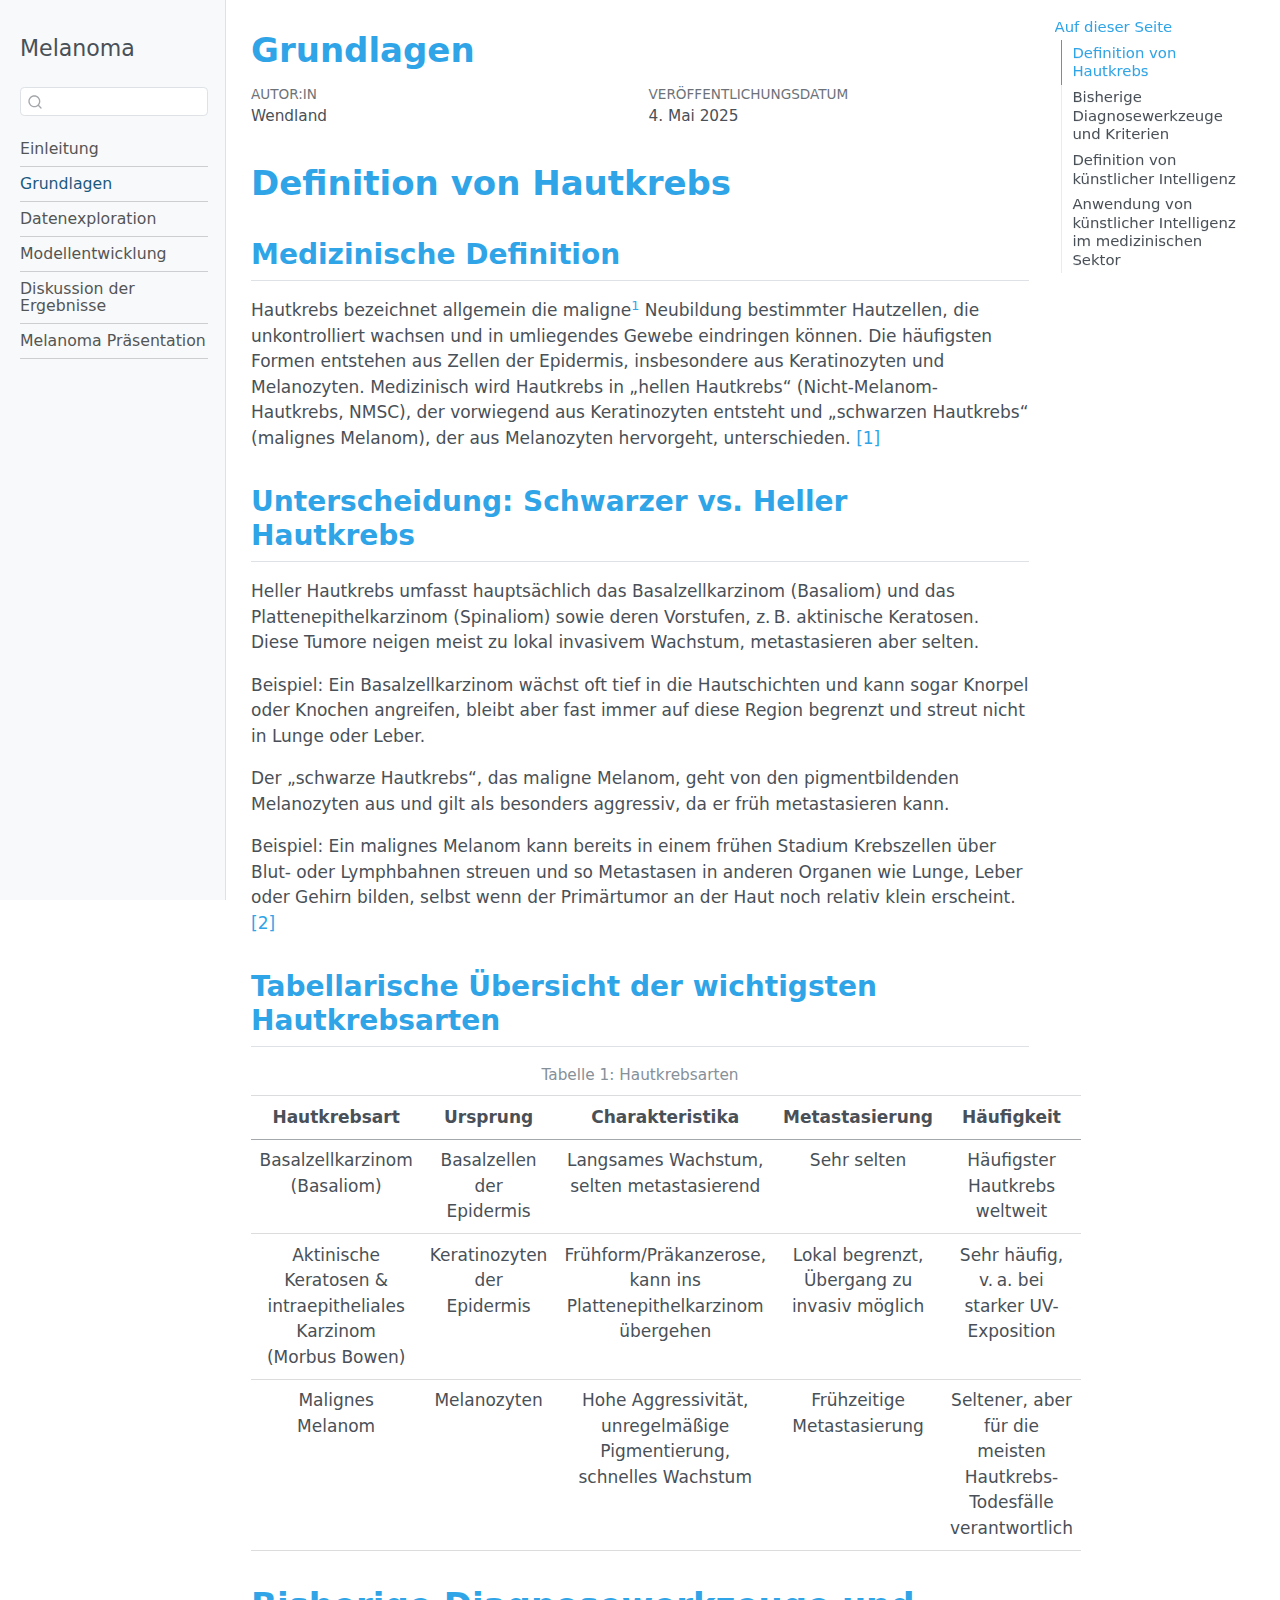
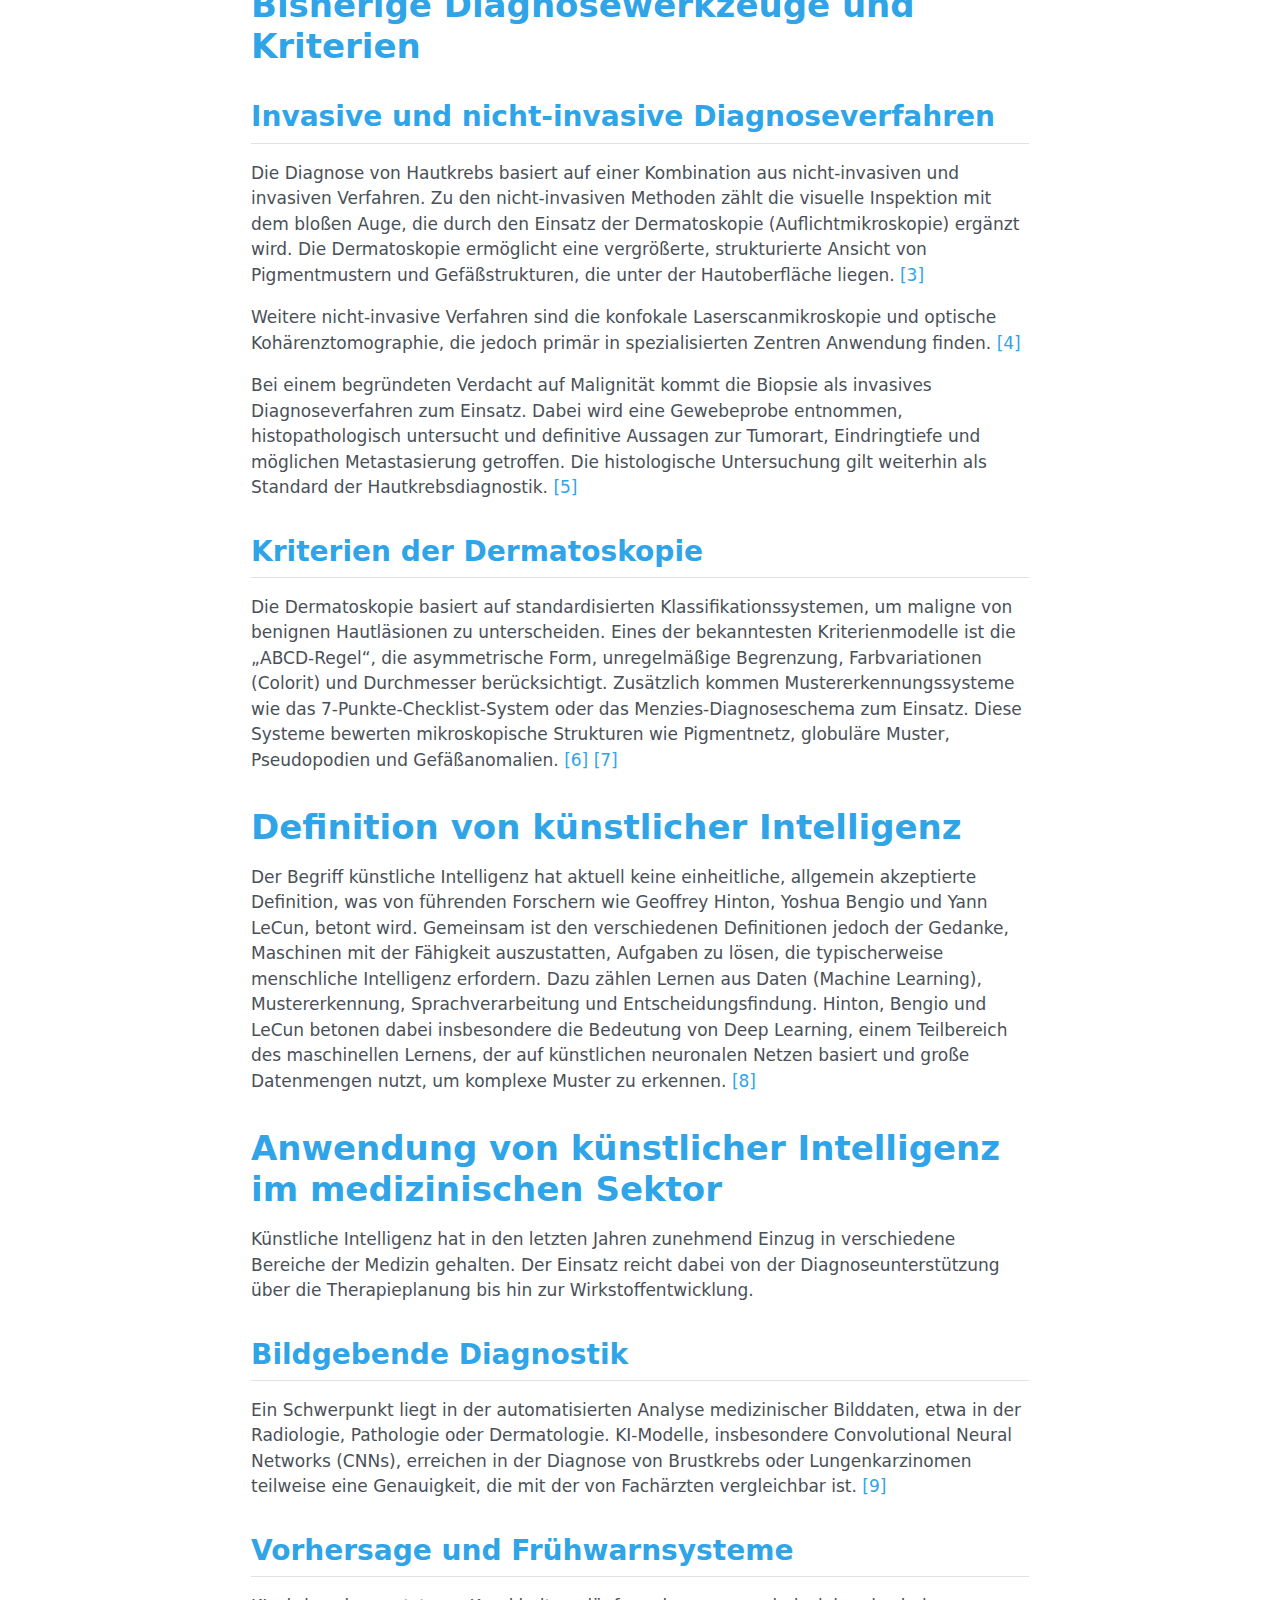
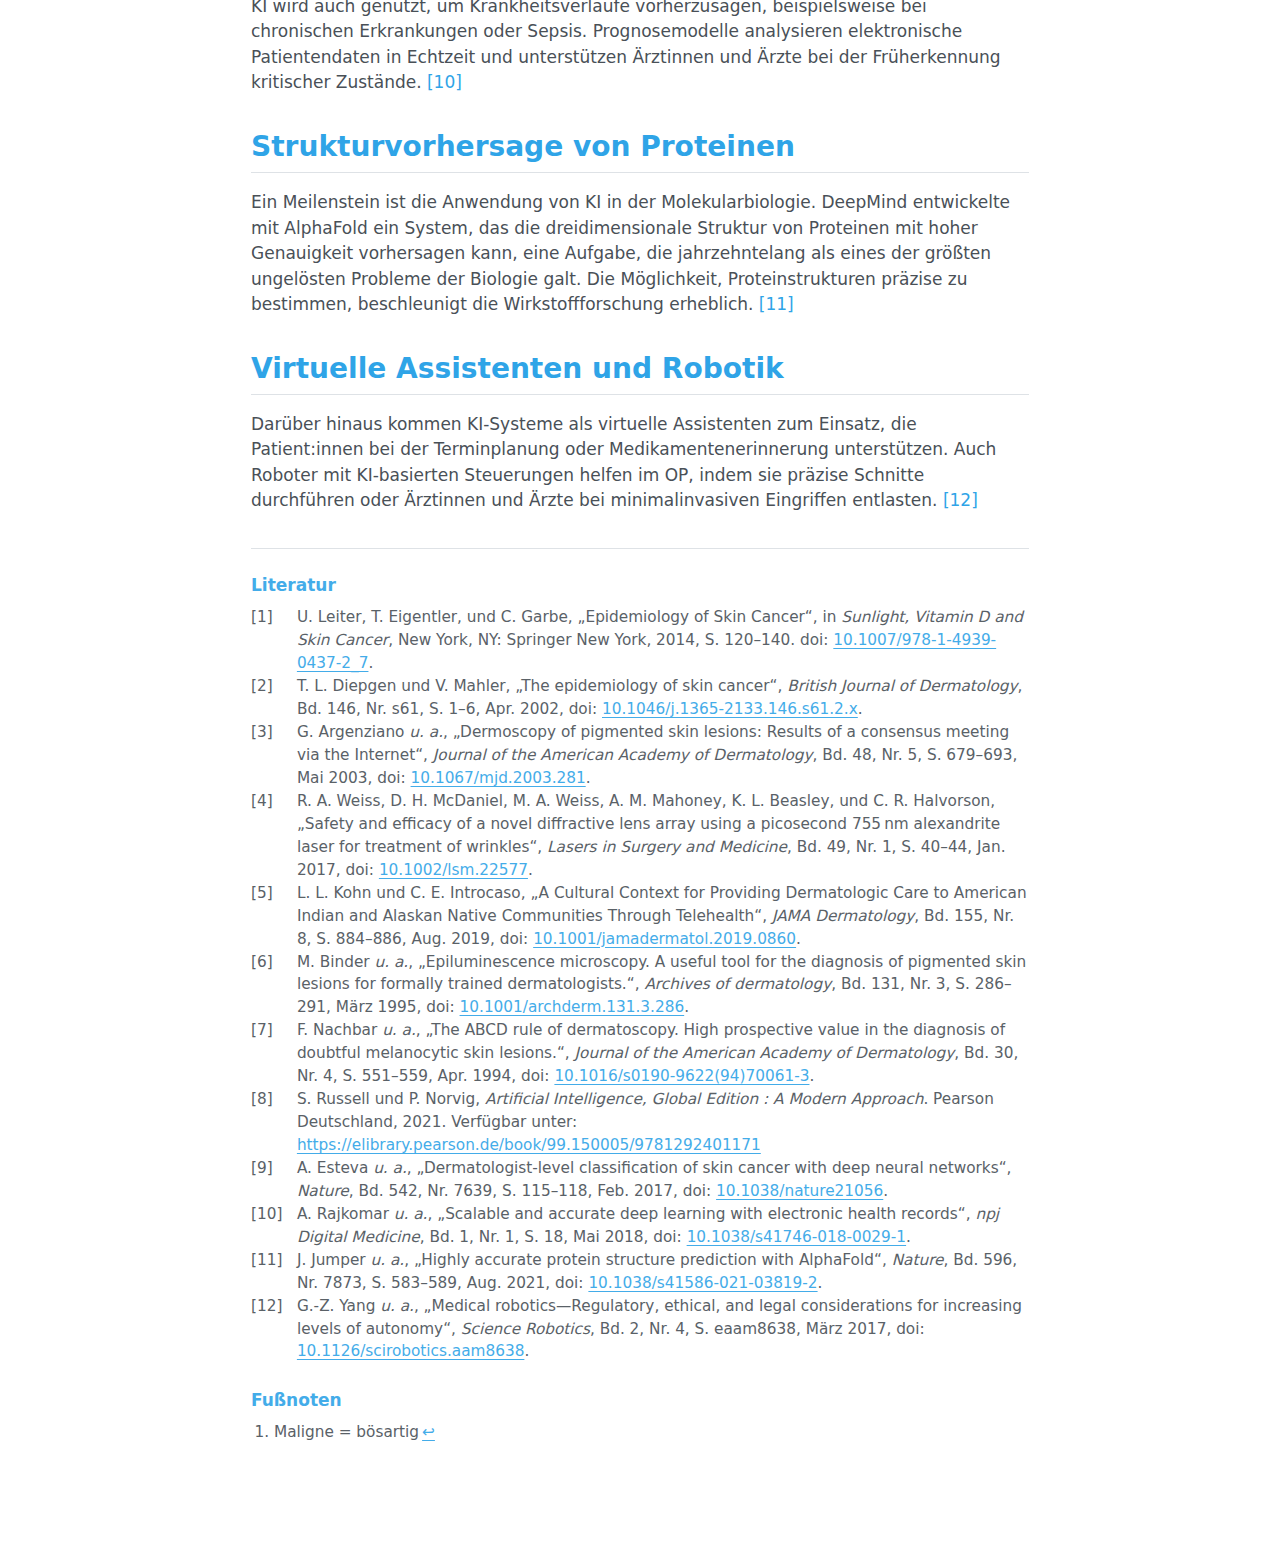
<file: _documentation/kapitel/grundlagen.html>
<!DOCTYPE html>
<html xmlns="http://www.w3.org/1999/xhtml" lang="de" xml:lang="de"><head>

<meta charset="utf-8">
<meta name="generator" content="quarto-1.7.32">

<meta name="viewport" content="width=device-width, initial-scale=1.0, user-scalable=yes">

<meta name="author" content="Wendland">

<title>Grundlagen – Melanoma</title>
<style>
code{white-space: pre-wrap;}
span.smallcaps{font-variant: small-caps;}
div.columns{display: flex; gap: min(4vw, 1.5em);}
div.column{flex: auto; overflow-x: auto;}
div.hanging-indent{margin-left: 1.5em; text-indent: -1.5em;}
ul.task-list{list-style: none;}
ul.task-list li input[type="checkbox"] {
  width: 0.8em;
  margin: 0 0.8em 0.2em -1em; /* quarto-specific, see https://github.com/quarto-dev/quarto-cli/issues/4556 */ 
  vertical-align: middle;
}
/* CSS for citations */
div.csl-bib-body { }
div.csl-entry {
  clear: both;
  margin-bottom: 0em;
}
.hanging-indent div.csl-entry {
  margin-left:2em;
  text-indent:-2em;
}
div.csl-left-margin {
  min-width:2em;
  float:left;
}
div.csl-right-inline {
  margin-left:2em;
  padding-left:1em;
}
div.csl-indent {
  margin-left: 2em;
}</style>


<script src="../site_libs/quarto-nav/quarto-nav.js"></script>
<script src="../site_libs/quarto-nav/headroom.min.js"></script>
<script src="../site_libs/clipboard/clipboard.min.js"></script>
<script src="../site_libs/quarto-search/autocomplete.umd.js"></script>
<script src="../site_libs/quarto-search/fuse.min.js"></script>
<script src="../site_libs/quarto-search/quarto-search.js"></script>
<meta name="quarto:offset" content="../">
<script src="../site_libs/quarto-html/quarto.js" type="module"></script>
<script src="../site_libs/quarto-html/tabsets/tabsets.js" type="module"></script>
<script src="../site_libs/quarto-html/popper.min.js"></script>
<script src="../site_libs/quarto-html/tippy.umd.min.js"></script>
<script src="../site_libs/quarto-html/anchor.min.js"></script>
<link href="../site_libs/quarto-html/tippy.css" rel="stylesheet">
<link href="../site_libs/quarto-html/quarto-syntax-highlighting-234273d1456647dabc34a594ac50e507.css" rel="stylesheet" id="quarto-text-highlighting-styles">
<script src="../site_libs/bootstrap/bootstrap.min.js"></script>
<link href="../site_libs/bootstrap/bootstrap-icons.css" rel="stylesheet">
<link href="../site_libs/bootstrap/bootstrap-173296030ae6ffffc1a10e5571fe0b63.min.css" rel="stylesheet" append-hash="true" id="quarto-bootstrap" data-mode="light">
<script id="quarto-search-options" type="application/json">{
  "location": "sidebar",
  "copy-button": false,
  "collapse-after": 3,
  "panel-placement": "start",
  "type": "textbox",
  "limit": 50,
  "keyboard-shortcut": [
    "f",
    "/",
    "s"
  ],
  "show-item-context": false,
  "language": {
    "search-no-results-text": "Keine Treffer",
    "search-matching-documents-text": "Treffer",
    "search-copy-link-title": "Link in die Suche kopieren",
    "search-hide-matches-text": "Zusätzliche Treffer verbergen",
    "search-more-match-text": "weitere Treffer in diesem Dokument",
    "search-more-matches-text": "weitere Treffer in diesem Dokument",
    "search-clear-button-title": "Zurücksetzen",
    "search-text-placeholder": "",
    "search-detached-cancel-button-title": "Abbrechen",
    "search-submit-button-title": "Abschicken",
    "search-label": "Suchen"
  }
}</script>


<link rel="stylesheet" href="../styles.css">
</head>

<body class="nav-sidebar docked quarto-light">

<div id="quarto-search-results"></div>
  <header id="quarto-header" class="headroom fixed-top">
  <nav class="quarto-secondary-nav">
    <div class="container-fluid d-flex">
      <button type="button" class="quarto-btn-toggle btn" data-bs-toggle="collapse" role="button" data-bs-target=".quarto-sidebar-collapse-item" aria-controls="quarto-sidebar" aria-expanded="false" aria-label="Seitenleiste umschalten" onclick="if (window.quartoToggleHeadroom) { window.quartoToggleHeadroom(); }">
        <i class="bi bi-layout-text-sidebar-reverse"></i>
      </button>
        <nav class="quarto-page-breadcrumbs" aria-label="breadcrumb"><ol class="breadcrumb"><li class="breadcrumb-item"><a href="../kapitel/grundlagen.html">Grundlagen</a></li></ol></nav>
        <a class="flex-grow-1" role="navigation" data-bs-toggle="collapse" data-bs-target=".quarto-sidebar-collapse-item" aria-controls="quarto-sidebar" aria-expanded="false" aria-label="Seitenleiste umschalten" onclick="if (window.quartoToggleHeadroom) { window.quartoToggleHeadroom(); }">      
        </a>
      <button type="button" class="btn quarto-search-button" aria-label="Suchen" onclick="window.quartoOpenSearch();">
        <i class="bi bi-search"></i>
      </button>
    </div>
  </nav>
</header>
<!-- content -->
<div id="quarto-content" class="quarto-container page-columns page-rows-contents page-layout-article">
<!-- sidebar -->
  <nav id="quarto-sidebar" class="sidebar collapse collapse-horizontal quarto-sidebar-collapse-item sidebar-navigation docked overflow-auto">
    <div class="pt-lg-2 mt-2 text-left sidebar-header">
    <div class="sidebar-title mb-0 py-0">
      <a href="../">Melanoma</a> 
    </div>
      </div>
        <div class="mt-2 flex-shrink-0 align-items-center">
        <div class="sidebar-search">
        <div id="quarto-search" class="" title="Suchen"></div>
        </div>
        </div>
    <div class="sidebar-menu-container"> 
    <ul class="list-unstyled mt-1">
        <li class="sidebar-item">
  <div class="sidebar-item-container"> 
  <a href="../kapitel/einfuehrung.html" class="sidebar-item-text sidebar-link">
 <span class="menu-text">Einleitung</span></a>
  </div>
</li>
        <li class="px-0"><hr class="sidebar-divider hi "></li>
        <li class="sidebar-item">
  <div class="sidebar-item-container"> 
  <a href="../kapitel/grundlagen.html" class="sidebar-item-text sidebar-link active">
 <span class="menu-text">Grundlagen</span></a>
  </div>
</li>
        <li class="px-0"><hr class="sidebar-divider hi "></li>
        <li class="sidebar-item">
  <div class="sidebar-item-container"> 
  <a href="../kapitel/datenexploration.html" class="sidebar-item-text sidebar-link">
 <span class="menu-text">Datenexploration</span></a>
  </div>
</li>
        <li class="px-0"><hr class="sidebar-divider hi "></li>
        <li class="sidebar-item">
  <div class="sidebar-item-container"> 
  <a href="../kapitel/modellentwicklung.html" class="sidebar-item-text sidebar-link">
 <span class="menu-text">Modellentwicklung</span></a>
  </div>
</li>
        <li class="px-0"><hr class="sidebar-divider hi "></li>
        <li class="sidebar-item">
  <div class="sidebar-item-container"> 
  <a href="../kapitel/diskussion.html" class="sidebar-item-text sidebar-link">
 <span class="menu-text">Diskussion der Ergebnisse</span></a>
  </div>
</li>
        <li class="px-0"><hr class="sidebar-divider hi "></li>
        <li class="sidebar-item">
  <div class="sidebar-item-container"> 
  <a href="../presentation.html" class="sidebar-item-text sidebar-link">
 <span class="menu-text">Melanoma Präsentation</span></a>
  </div>
</li>
        <li class="px-0"><hr class="sidebar-divider hi "></li>
    </ul>
    </div>
</nav>
<div id="quarto-sidebar-glass" class="quarto-sidebar-collapse-item" data-bs-toggle="collapse" data-bs-target=".quarto-sidebar-collapse-item"></div>
<!-- margin-sidebar -->
    <div id="quarto-margin-sidebar" class="sidebar margin-sidebar">
        <nav id="TOC" role="doc-toc" class="toc-active">
    <h2 id="toc-title">Auf dieser Seite</h2>
   
  <ul>
  <li><a href="#definition-von-hautkrebs" id="toc-definition-von-hautkrebs" class="nav-link active" data-scroll-target="#definition-von-hautkrebs">Definition von Hautkrebs</a>
  <ul class="collapse">
  <li><a href="#medizinische-definition" id="toc-medizinische-definition" class="nav-link" data-scroll-target="#medizinische-definition">Medizinische Definition</a></li>
  <li><a href="#unterscheidung-schwarzer-vs.-heller-hautkrebs" id="toc-unterscheidung-schwarzer-vs.-heller-hautkrebs" class="nav-link" data-scroll-target="#unterscheidung-schwarzer-vs.-heller-hautkrebs">Unterscheidung: Schwarzer vs.&nbsp;Heller Hautkrebs</a></li>
  <li><a href="#tabellarische-übersicht-der-wichtigsten-hautkrebsarten" id="toc-tabellarische-übersicht-der-wichtigsten-hautkrebsarten" class="nav-link" data-scroll-target="#tabellarische-übersicht-der-wichtigsten-hautkrebsarten">Tabellarische Übersicht der wichtigsten Hautkrebsarten</a></li>
  </ul></li>
  <li><a href="#bisherige-diagnosewerkzeuge-und-kriterien" id="toc-bisherige-diagnosewerkzeuge-und-kriterien" class="nav-link" data-scroll-target="#bisherige-diagnosewerkzeuge-und-kriterien">Bisherige Diagnosewerkzeuge und Kriterien</a>
  <ul class="collapse">
  <li><a href="#invasive-und-nicht-invasive-diagnoseverfahren" id="toc-invasive-und-nicht-invasive-diagnoseverfahren" class="nav-link" data-scroll-target="#invasive-und-nicht-invasive-diagnoseverfahren">Invasive und nicht-invasive Diagnoseverfahren</a></li>
  <li><a href="#kriterien-der-dermatoskopie" id="toc-kriterien-der-dermatoskopie" class="nav-link" data-scroll-target="#kriterien-der-dermatoskopie">Kriterien der Dermatoskopie</a></li>
  </ul></li>
  <li><a href="#definition-von-künstlicher-intelligenz" id="toc-definition-von-künstlicher-intelligenz" class="nav-link" data-scroll-target="#definition-von-künstlicher-intelligenz">Definition von künstlicher Intelligenz</a></li>
  <li><a href="#anwendung-von-künstlicher-intelligenz-im-medizinischen-sektor" id="toc-anwendung-von-künstlicher-intelligenz-im-medizinischen-sektor" class="nav-link" data-scroll-target="#anwendung-von-künstlicher-intelligenz-im-medizinischen-sektor">Anwendung von künstlicher Intelligenz im medizinischen Sektor</a>
  <ul class="collapse">
  <li><a href="#bildgebende-diagnostik" id="toc-bildgebende-diagnostik" class="nav-link" data-scroll-target="#bildgebende-diagnostik">Bildgebende Diagnostik</a></li>
  <li><a href="#vorhersage-und-frühwarnsysteme" id="toc-vorhersage-und-frühwarnsysteme" class="nav-link" data-scroll-target="#vorhersage-und-frühwarnsysteme">Vorhersage und Frühwarnsysteme</a></li>
  <li><a href="#strukturvorhersage-von-proteinen" id="toc-strukturvorhersage-von-proteinen" class="nav-link" data-scroll-target="#strukturvorhersage-von-proteinen">Strukturvorhersage von Proteinen</a></li>
  <li><a href="#virtuelle-assistenten-und-robotik" id="toc-virtuelle-assistenten-und-robotik" class="nav-link" data-scroll-target="#virtuelle-assistenten-und-robotik">Virtuelle Assistenten und Robotik</a></li>
  </ul></li>
  </ul>
</nav>
    </div>
<!-- main -->
<main class="content" id="quarto-document-content">

<header id="title-block-header" class="quarto-title-block default">
<div class="quarto-title">
<h1 class="title">Grundlagen</h1>
</div>



<div class="quarto-title-meta">

    <div>
    <div class="quarto-title-meta-heading">Autor:in</div>
    <div class="quarto-title-meta-contents">
             <p>Wendland </p>
          </div>
  </div>
    
    <div>
    <div class="quarto-title-meta-heading">Veröffentlichungsdatum</div>
    <div class="quarto-title-meta-contents">
      <p class="date">4. Mai 2025</p>
    </div>
  </div>
  
    
  </div>
  


</header>


<section id="definition-von-hautkrebs" class="level1">
<h1>Definition von Hautkrebs</h1>
<section id="medizinische-definition" class="level2">
<h2 class="anchored" data-anchor-id="medizinische-definition">Medizinische Definition</h2>
<p>Hautkrebs bezeichnet allgemein die maligne<a href="#fn1" class="footnote-ref" id="fnref1" role="doc-noteref"><sup>1</sup></a> Neubildung bestimmter Hautzellen, die unkontrolliert wachsen und in umliegendes Gewebe eindringen können. Die häufigsten Formen entstehen aus Zellen der Epidermis, insbesondere aus Keratinozyten und Melanozyten. Medizinisch wird Hautkrebs in „hellen Hautkrebs“ (Nicht-Melanom-Hautkrebs, NMSC), der vorwiegend aus Keratinozyten entsteht und „schwarzen Hautkrebs“ (malignes Melanom), der aus Melanozyten hervorgeht, unterschieden. <span class="citation" data-cites="leiter_epidemiology_2014"><a href="#ref-leiter_epidemiology_2014" role="doc-biblioref">[1]</a></span></p>
</section>
<section id="unterscheidung-schwarzer-vs.-heller-hautkrebs" class="level2">
<h2 class="anchored" data-anchor-id="unterscheidung-schwarzer-vs.-heller-hautkrebs">Unterscheidung: Schwarzer vs.&nbsp;Heller Hautkrebs</h2>
<p>Heller Hautkrebs umfasst hauptsächlich das Basalzellkarzinom (Basaliom) und das Plattenepithelkarzinom (Spinaliom) sowie deren Vorstufen, z. B. aktinische Keratosen. Diese Tumore neigen meist zu lokal invasivem Wachstum, metastasieren aber selten.</p>
<p>Beispiel: Ein Basalzellkarzinom wächst oft tief in die Hautschichten und kann sogar Knorpel oder Knochen angreifen, bleibt aber fast immer auf diese Region begrenzt und streut nicht in Lunge oder Leber.</p>
<p>Der „schwarze Hautkrebs“, das maligne Melanom, geht von den pigmentbildenden Melanozyten aus und gilt als besonders aggressiv, da er früh metastasieren kann.</p>
<p>Beispiel: Ein malignes Melanom kann bereits in einem frühen Stadium Krebszellen über Blut- oder Lymphbahnen streuen und so Metastasen in anderen Organen wie Lunge, Leber oder Gehirn bilden, selbst wenn der Primärtumor an der Haut noch relativ klein erscheint. <span class="citation" data-cites="diepgen_epidemiology_2002"><a href="#ref-diepgen_epidemiology_2002" role="doc-biblioref">[2]</a></span></p>
</section>
<section id="tabellarische-übersicht-der-wichtigsten-hautkrebsarten" class="level2">
<h2 class="anchored" data-anchor-id="tabellarische-übersicht-der-wichtigsten-hautkrebsarten">Tabellarische Übersicht der wichtigsten Hautkrebsarten</h2>
<div id="tbl-Hautkrebsarten" class="quarto-float quarto-figure quarto-figure-center anchored">
<figure class="quarto-float quarto-float-tbl figure">
<figcaption class="quarto-float-caption-top quarto-float-caption quarto-float-tbl" id="tbl-Hautkrebsarten-caption-0ceaefa1-69ba-4598-a22c-09a6ac19f8ca">
Tabelle&nbsp;1: Hautkrebsarten
</figcaption>
<div aria-describedby="tbl-Hautkrebsarten-caption-0ceaefa1-69ba-4598-a22c-09a6ac19f8ca">
<table class="caption-top table">
<colgroup>
<col style="width: 20%">
<col style="width: 20%">
<col style="width: 20%">
<col style="width: 20%">
<col style="width: 20%">
</colgroup>
<thead>
<tr class="header">
<th>Hautkrebsart</th>
<th>Ursprung</th>
<th>Charakteristika</th>
<th>Metastasierung</th>
<th>Häufigkeit</th>
</tr>
</thead>
<tbody>
<tr class="odd">
<td>Basalzellkarzinom (Basaliom)</td>
<td>Basalzellen der Epidermis</td>
<td>Langsames Wachstum, selten metastasierend</td>
<td>Sehr selten</td>
<td>Häufigster Hautkrebs weltweit</td>
</tr>
<tr class="even">
<td>Aktinische Keratosen &amp; intraepitheliales Karzinom (Morbus Bowen)</td>
<td>Keratinozyten der Epidermis</td>
<td>Frühform/Präkanzerose, kann ins Plattenepithelkarzinom übergehen</td>
<td>Lokal begrenzt, Übergang zu invasiv möglich</td>
<td>Sehr häufig, v. a. bei starker UV-Exposition</td>
</tr>
<tr class="odd">
<td>Malignes Melanom</td>
<td>Melanozyten</td>
<td>Hohe Aggressivität, unregelmäßige Pigmentierung, schnelles Wachstum</td>
<td>Frühzeitige Metastasierung</td>
<td>Seltener, aber für die meisten Hautkrebs-Todesfälle verantwortlich</td>
</tr>
</tbody>
</table>
</div>
</figure>
</div>
</section>
</section>
<section id="bisherige-diagnosewerkzeuge-und-kriterien" class="level1">
<h1>Bisherige Diagnosewerkzeuge und Kriterien</h1>
<section id="invasive-und-nicht-invasive-diagnoseverfahren" class="level2">
<h2 class="anchored" data-anchor-id="invasive-und-nicht-invasive-diagnoseverfahren">Invasive und nicht-invasive Diagnoseverfahren</h2>
<p>Die Diagnose von Hautkrebs basiert auf einer Kombination aus nicht-invasiven und invasiven Verfahren. Zu den nicht-invasiven Methoden zählt die visuelle Inspektion mit dem bloßen Auge, die durch den Einsatz der Dermatoskopie (Auflichtmikroskopie) ergänzt wird. Die Dermatoskopie ermöglicht eine vergrößerte, strukturierte Ansicht von Pigmentmustern und Gefäßstrukturen, die unter der Hautoberfläche liegen. <span class="citation" data-cites="argenziano_dermoscopy_2003"><a href="#ref-argenziano_dermoscopy_2003" role="doc-biblioref">[3]</a></span></p>
<p>Weitere nicht-invasive Verfahren sind die konfokale Laserscanmikroskopie und optische Kohärenztomographie, die jedoch primär in spezialisierten Zentren Anwendung finden. <span class="citation" data-cites="weiss_safety_2017"><a href="#ref-weiss_safety_2017" role="doc-biblioref">[4]</a></span></p>
<p>Bei einem begründeten Verdacht auf Malignität kommt die Biopsie als invasives Diagnoseverfahren zum Einsatz. Dabei wird eine Gewebeprobe entnommen, histopathologisch untersucht und definitive Aussagen zur Tumorart, Eindringtiefe und möglichen Metastasierung getroffen. Die histologische Untersuchung gilt weiterhin als Standard der Hautkrebsdiagnostik. <span class="citation" data-cites="kohn_cultural_2019"><a href="#ref-kohn_cultural_2019" role="doc-biblioref">[5]</a></span></p>
</section>
<section id="kriterien-der-dermatoskopie" class="level2">
<h2 class="anchored" data-anchor-id="kriterien-der-dermatoskopie">Kriterien der Dermatoskopie</h2>
<p>Die Dermatoskopie basiert auf standardisierten Klassifikationssystemen, um maligne von benignen Hautläsionen zu unterscheiden. Eines der bekanntesten Kriterienmodelle ist die „ABCD-Regel“, die asymmetrische Form, unregelmäßige Begrenzung, Farbvariationen (Colorit) und Durchmesser berücksichtigt. Zusätzlich kommen Mustererkennungssysteme wie das 7-Punkte-Checklist-System oder das Menzies-Diagnoseschema zum Einsatz. Diese Systeme bewerten mikroskopische Strukturen wie Pigmentnetz, globuläre Muster, Pseudopodien und Gefäßanomalien. <span class="citation" data-cites="binder_epiluminescence_1995"><a href="#ref-binder_epiluminescence_1995" role="doc-biblioref">[6]</a></span> <span class="citation" data-cites="nachbar_abcd_1994"><a href="#ref-nachbar_abcd_1994" role="doc-biblioref">[7]</a></span></p>
</section>
</section>
<section id="definition-von-künstlicher-intelligenz" class="level1">
<h1>Definition von künstlicher Intelligenz</h1>
<p>Der Begriff künstliche Intelligenz hat aktuell keine einheitliche, allgemein akzeptierte Definition, was von führenden Forschern wie Geoffrey Hinton, Yoshua Bengio und Yann LeCun, betont wird. Gemeinsam ist den verschiedenen Definitionen jedoch der Gedanke, Maschinen mit der Fähigkeit auszustatten, Aufgaben zu lösen, die typischerweise menschliche Intelligenz erfordern. Dazu zählen Lernen aus Daten (Machine Learning), Mustererkennung, Sprachverarbeitung und Entscheidungsfindung. Hinton, Bengio und LeCun betonen dabei insbesondere die Bedeutung von Deep Learning, einem Teilbereich des maschinellen Lernens, der auf künstlichen neuronalen Netzen basiert und große Datenmengen nutzt, um komplexe Muster zu erkennen. <span class="citation" data-cites="russell_artificial_2021"><a href="#ref-russell_artificial_2021" role="doc-biblioref">[8]</a></span></p>
</section>
<section id="anwendung-von-künstlicher-intelligenz-im-medizinischen-sektor" class="level1">
<h1>Anwendung von künstlicher Intelligenz im medizinischen Sektor</h1>
<p>Künstliche Intelligenz hat in den letzten Jahren zunehmend Einzug in verschiedene Bereiche der Medizin gehalten. Der Einsatz reicht dabei von der Diagnoseunterstützung über die Therapieplanung bis hin zur Wirkstoffentwicklung.</p>
<section id="bildgebende-diagnostik" class="level2">
<h2 class="anchored" data-anchor-id="bildgebende-diagnostik">Bildgebende Diagnostik</h2>
<p>Ein Schwerpunkt liegt in der automatisierten Analyse medizinischer Bilddaten, etwa in der Radiologie, Pathologie oder Dermatologie. KI-Modelle, insbesondere Convolutional Neural Networks (CNNs), erreichen in der Diagnose von Brustkrebs oder Lungenkarzinomen teilweise eine Genauigkeit, die mit der von Fachärzten vergleichbar ist. <span class="citation" data-cites="esteva_dermatologist-level_2017"><a href="#ref-esteva_dermatologist-level_2017" role="doc-biblioref">[9]</a></span></p>
</section>
<section id="vorhersage-und-frühwarnsysteme" class="level2">
<h2 class="anchored" data-anchor-id="vorhersage-und-frühwarnsysteme">Vorhersage und Frühwarnsysteme</h2>
<p>KI wird auch genutzt, um Krankheitsverläufe vorherzusagen, beispielsweise bei chronischen Erkrankungen oder Sepsis. Prognosemodelle analysieren elektronische Patientendaten in Echtzeit und unterstützen Ärztinnen und Ärzte bei der Früherkennung kritischer Zustände. <span class="citation" data-cites="rajkomar_scalable_2018"><a href="#ref-rajkomar_scalable_2018" role="doc-biblioref">[10]</a></span></p>
</section>
<section id="strukturvorhersage-von-proteinen" class="level2">
<h2 class="anchored" data-anchor-id="strukturvorhersage-von-proteinen">Strukturvorhersage von Proteinen</h2>
<p>Ein Meilenstein ist die Anwendung von KI in der Molekularbiologie. DeepMind entwickelte mit AlphaFold ein System, das die dreidimensionale Struktur von Proteinen mit hoher Genauigkeit vorhersagen kann, eine Aufgabe, die jahrzehntelang als eines der größten ungelösten Probleme der Biologie galt. Die Möglichkeit, Proteinstrukturen präzise zu bestimmen, beschleunigt die Wirkstoffforschung erheblich. <span class="citation" data-cites="jumper_highly_2021"><a href="#ref-jumper_highly_2021" role="doc-biblioref">[11]</a></span></p>
</section>
<section id="virtuelle-assistenten-und-robotik" class="level2">
<h2 class="anchored" data-anchor-id="virtuelle-assistenten-und-robotik">Virtuelle Assistenten und Robotik</h2>
<p>Darüber hinaus kommen KI-Systeme als virtuelle Assistenten zum Einsatz, die Patient:innen bei der Terminplanung oder Medikamentenerinnerung unterstützen. Auch Roboter mit KI-basierten Steuerungen helfen im OP, indem sie präzise Schnitte durchführen oder Ärztinnen und Ärzte bei minimalinvasiven Eingriffen entlasten. <span class="citation" data-cites="yang_medical_2017"><a href="#ref-yang_medical_2017" role="doc-biblioref">[12]</a></span></p>



</section>
</section>


<div id="quarto-appendix" class="default"><section class="quarto-appendix-contents" role="doc-bibliography" id="quarto-bibliography"><h2 class="anchored quarto-appendix-heading">Literatur</h2><div id="refs" class="references csl-bib-body" data-entry-spacing="0" role="list">
<div id="ref-leiter_epidemiology_2014" class="csl-entry" role="listitem">
<div class="csl-left-margin">[1] </div><div class="csl-right-inline">U. Leiter, T. Eigentler, und C. Garbe, <span>„Epidemiology of <span>Skin</span> <span>Cancer</span>“</span>, in <em>Sunlight, <span>Vitamin</span> <span>D</span> and <span>Skin</span> <span>Cancer</span></em>, New York, NY: Springer New York, 2014, S. 120–140. doi: <a href="https://doi.org/10.1007/978-1-4939-0437-2_7">10.1007/978-1-4939-0437-2_7</a>.</div>
</div>
<div id="ref-diepgen_epidemiology_2002" class="csl-entry" role="listitem">
<div class="csl-left-margin">[2] </div><div class="csl-right-inline">T. L. Diepgen und V. Mahler, <span>„The epidemiology of skin cancer“</span>, <em>British Journal of Dermatology</em>, Bd. 146, Nr. s61, S. 1–6, Apr. 2002, doi: <a href="https://doi.org/10.1046/j.1365-2133.146.s61.2.x">10.1046/j.1365-2133.146.s61.2.x</a>.</div>
</div>
<div id="ref-argenziano_dermoscopy_2003" class="csl-entry" role="listitem">
<div class="csl-left-margin">[3] </div><div class="csl-right-inline">G. Argenziano <em>u.&nbsp;a.</em>, <span>„Dermoscopy of pigmented skin lesions: <span>Results</span> of a consensus meeting via the <span>Internet</span>“</span>, <em>Journal of the American Academy of Dermatology</em>, Bd. 48, Nr. 5, S. 679–693, Mai 2003, doi: <a href="https://doi.org/10.1067/mjd.2003.281">10.1067/mjd.2003.281</a>.</div>
</div>
<div id="ref-weiss_safety_2017" class="csl-entry" role="listitem">
<div class="csl-left-margin">[4] </div><div class="csl-right-inline">R. A. Weiss, D. H. McDaniel, M. A. Weiss, A. M. Mahoney, K. L. Beasley, und C. R. Halvorson, <span>„Safety and efficacy of a novel diffractive lens array using a picosecond 755 nm alexandrite laser for treatment of wrinkles“</span>, <em>Lasers in Surgery and Medicine</em>, Bd. 49, Nr. 1, S. 40–44, Jan. 2017, doi: <a href="https://doi.org/10.1002/lsm.22577">10.1002/lsm.22577</a>.</div>
</div>
<div id="ref-kohn_cultural_2019" class="csl-entry" role="listitem">
<div class="csl-left-margin">[5] </div><div class="csl-right-inline">L. L. Kohn und C. E. Introcaso, <span>„A <span>Cultural</span> <span>Context</span> for <span>Providing</span> <span>Dermatologic</span> <span>Care</span> to <span>American</span> <span>Indian</span> and <span>Alaskan</span> <span>Native</span> <span>Communities</span> <span>Through</span> <span>Telehealth</span>“</span>, <em>JAMA Dermatology</em>, Bd. 155, Nr. 8, S. 884–886, Aug. 2019, doi: <a href="https://doi.org/10.1001/jamadermatol.2019.0860">10.1001/jamadermatol.2019.0860</a>.</div>
</div>
<div id="ref-binder_epiluminescence_1995" class="csl-entry" role="listitem">
<div class="csl-left-margin">[6] </div><div class="csl-right-inline">M. Binder <em>u.&nbsp;a.</em>, <span>„Epiluminescence microscopy. <span>A</span> useful tool for the diagnosis of pigmented skin lesions for formally trained dermatologists.“</span>, <em>Archives of dermatology</em>, Bd. 131, Nr. 3, S. 286–291, März 1995, doi: <a href="https://doi.org/10.1001/archderm.131.3.286">10.1001/archderm.131.3.286</a>.</div>
</div>
<div id="ref-nachbar_abcd_1994" class="csl-entry" role="listitem">
<div class="csl-left-margin">[7] </div><div class="csl-right-inline">F. Nachbar <em>u.&nbsp;a.</em>, <span>„The <span>ABCD</span> rule of dermatoscopy. <span>High</span> prospective value in the diagnosis of doubtful melanocytic skin lesions.“</span>, <em>Journal of the American Academy of Dermatology</em>, Bd. 30, Nr. 4, S. 551–559, Apr. 1994, doi: <a href="https://doi.org/10.1016/s0190-9622(94)70061-3">10.1016/s0190-9622(94)70061-3</a>.</div>
</div>
<div id="ref-russell_artificial_2021" class="csl-entry" role="listitem">
<div class="csl-left-margin">[8] </div><div class="csl-right-inline">S. Russell und P. Norvig, <em>Artificial <span>Intelligence</span>, <span>Global</span> <span>Edition</span> : <span>A</span> <span>Modern</span> <span>Approach</span></em>. Pearson Deutschland, 2021. Verfügbar unter: <a href="https://elibrary.pearson.de/book/99.150005/9781292401171">https://elibrary.pearson.de/book/99.150005/9781292401171</a></div>
</div>
<div id="ref-esteva_dermatologist-level_2017" class="csl-entry" role="listitem">
<div class="csl-left-margin">[9] </div><div class="csl-right-inline">A. Esteva <em>u.&nbsp;a.</em>, <span>„Dermatologist-level classification of skin cancer with deep neural networks“</span>, <em>Nature</em>, Bd. 542, Nr. 7639, S. 115–118, Feb. 2017, doi: <a href="https://doi.org/10.1038/nature21056">10.1038/nature21056</a>.</div>
</div>
<div id="ref-rajkomar_scalable_2018" class="csl-entry" role="listitem">
<div class="csl-left-margin">[10] </div><div class="csl-right-inline">A. Rajkomar <em>u.&nbsp;a.</em>, <span>„Scalable and accurate deep learning with electronic health records“</span>, <em>npj Digital Medicine</em>, Bd. 1, Nr. 1, S. 18, Mai 2018, doi: <a href="https://doi.org/10.1038/s41746-018-0029-1">10.1038/s41746-018-0029-1</a>.</div>
</div>
<div id="ref-jumper_highly_2021" class="csl-entry" role="listitem">
<div class="csl-left-margin">[11] </div><div class="csl-right-inline">J. Jumper <em>u.&nbsp;a.</em>, <span>„Highly accurate protein structure prediction with <span>AlphaFold</span>“</span>, <em>Nature</em>, Bd. 596, Nr. 7873, S. 583–589, Aug. 2021, doi: <a href="https://doi.org/10.1038/s41586-021-03819-2">10.1038/s41586-021-03819-2</a>.</div>
</div>
<div id="ref-yang_medical_2017" class="csl-entry" role="listitem">
<div class="csl-left-margin">[12] </div><div class="csl-right-inline">G.-Z. Yang <em>u.&nbsp;a.</em>, <span>„Medical robotics—<span>Regulatory</span>, ethical, and legal considerations for increasing levels of autonomy“</span>, <em>Science Robotics</em>, Bd. 2, Nr. 4, S. eaam8638, März 2017, doi: <a href="https://doi.org/10.1126/scirobotics.aam8638">10.1126/scirobotics.aam8638</a>.</div>
</div>
</div></section><section id="footnotes" class="footnotes footnotes-end-of-document" role="doc-endnotes"><h2 class="anchored quarto-appendix-heading">Fußnoten</h2>

<ol>
<li id="fn1"><p>Maligne = bösartig<a href="#fnref1" class="footnote-back" role="doc-backlink">↩︎</a></p></li>
</ol>
</section></div></main> <!-- /main -->
<script id="quarto-html-after-body" type="application/javascript">
  window.document.addEventListener("DOMContentLoaded", function (event) {
    const icon = "";
    const anchorJS = new window.AnchorJS();
    anchorJS.options = {
      placement: 'right',
      icon: icon
    };
    anchorJS.add('.anchored');
    const isCodeAnnotation = (el) => {
      for (const clz of el.classList) {
        if (clz.startsWith('code-annotation-')) {                     
          return true;
        }
      }
      return false;
    }
    const onCopySuccess = function(e) {
      // button target
      const button = e.trigger;
      // don't keep focus
      button.blur();
      // flash "checked"
      button.classList.add('code-copy-button-checked');
      var currentTitle = button.getAttribute("title");
      button.setAttribute("title", "Kopiert");
      let tooltip;
      if (window.bootstrap) {
        button.setAttribute("data-bs-toggle", "tooltip");
        button.setAttribute("data-bs-placement", "left");
        button.setAttribute("data-bs-title", "Kopiert");
        tooltip = new bootstrap.Tooltip(button, 
          { trigger: "manual", 
            customClass: "code-copy-button-tooltip",
            offset: [0, -8]});
        tooltip.show();    
      }
      setTimeout(function() {
        if (tooltip) {
          tooltip.hide();
          button.removeAttribute("data-bs-title");
          button.removeAttribute("data-bs-toggle");
          button.removeAttribute("data-bs-placement");
        }
        button.setAttribute("title", currentTitle);
        button.classList.remove('code-copy-button-checked');
      }, 1000);
      // clear code selection
      e.clearSelection();
    }
    const getTextToCopy = function(trigger) {
        const codeEl = trigger.previousElementSibling.cloneNode(true);
        for (const childEl of codeEl.children) {
          if (isCodeAnnotation(childEl)) {
            childEl.remove();
          }
        }
        return codeEl.innerText;
    }
    const clipboard = new window.ClipboardJS('.code-copy-button:not([data-in-quarto-modal])', {
      text: getTextToCopy
    });
    clipboard.on('success', onCopySuccess);
    if (window.document.getElementById('quarto-embedded-source-code-modal')) {
      const clipboardModal = new window.ClipboardJS('.code-copy-button[data-in-quarto-modal]', {
        text: getTextToCopy,
        container: window.document.getElementById('quarto-embedded-source-code-modal')
      });
      clipboardModal.on('success', onCopySuccess);
    }
      var localhostRegex = new RegExp(/^(?:http|https):\/\/localhost\:?[0-9]*\//);
      var mailtoRegex = new RegExp(/^mailto:/);
        var filterRegex = new RegExp('/' + window.location.host + '/');
      var isInternal = (href) => {
          return filterRegex.test(href) || localhostRegex.test(href) || mailtoRegex.test(href);
      }
      // Inspect non-navigation links and adorn them if external
     var links = window.document.querySelectorAll('a[href]:not(.nav-link):not(.navbar-brand):not(.toc-action):not(.sidebar-link):not(.sidebar-item-toggle):not(.pagination-link):not(.no-external):not([aria-hidden]):not(.dropdown-item):not(.quarto-navigation-tool):not(.about-link)');
      for (var i=0; i<links.length; i++) {
        const link = links[i];
        if (!isInternal(link.href)) {
          // undo the damage that might have been done by quarto-nav.js in the case of
          // links that we want to consider external
          if (link.dataset.originalHref !== undefined) {
            link.href = link.dataset.originalHref;
          }
        }
      }
    function tippyHover(el, contentFn, onTriggerFn, onUntriggerFn) {
      const config = {
        allowHTML: true,
        maxWidth: 500,
        delay: 100,
        arrow: false,
        appendTo: function(el) {
            return el.parentElement;
        },
        interactive: true,
        interactiveBorder: 10,
        theme: 'quarto',
        placement: 'bottom-start',
      };
      if (contentFn) {
        config.content = contentFn;
      }
      if (onTriggerFn) {
        config.onTrigger = onTriggerFn;
      }
      if (onUntriggerFn) {
        config.onUntrigger = onUntriggerFn;
      }
      window.tippy(el, config); 
    }
    const noterefs = window.document.querySelectorAll('a[role="doc-noteref"]');
    for (var i=0; i<noterefs.length; i++) {
      const ref = noterefs[i];
      tippyHover(ref, function() {
        // use id or data attribute instead here
        let href = ref.getAttribute('data-footnote-href') || ref.getAttribute('href');
        try { href = new URL(href).hash; } catch {}
        const id = href.replace(/^#\/?/, "");
        const note = window.document.getElementById(id);
        if (note) {
          return note.innerHTML;
        } else {
          return "";
        }
      });
    }
    const xrefs = window.document.querySelectorAll('a.quarto-xref');
    const processXRef = (id, note) => {
      // Strip column container classes
      const stripColumnClz = (el) => {
        el.classList.remove("page-full", "page-columns");
        if (el.children) {
          for (const child of el.children) {
            stripColumnClz(child);
          }
        }
      }
      stripColumnClz(note)
      if (id === null || id.startsWith('sec-')) {
        // Special case sections, only their first couple elements
        const container = document.createElement("div");
        if (note.children && note.children.length > 2) {
          container.appendChild(note.children[0].cloneNode(true));
          for (let i = 1; i < note.children.length; i++) {
            const child = note.children[i];
            if (child.tagName === "P" && child.innerText === "") {
              continue;
            } else {
              container.appendChild(child.cloneNode(true));
              break;
            }
          }
          if (window.Quarto?.typesetMath) {
            window.Quarto.typesetMath(container);
          }
          return container.innerHTML
        } else {
          if (window.Quarto?.typesetMath) {
            window.Quarto.typesetMath(note);
          }
          return note.innerHTML;
        }
      } else {
        // Remove any anchor links if they are present
        const anchorLink = note.querySelector('a.anchorjs-link');
        if (anchorLink) {
          anchorLink.remove();
        }
        if (window.Quarto?.typesetMath) {
          window.Quarto.typesetMath(note);
        }
        if (note.classList.contains("callout")) {
          return note.outerHTML;
        } else {
          return note.innerHTML;
        }
      }
    }
    for (var i=0; i<xrefs.length; i++) {
      const xref = xrefs[i];
      tippyHover(xref, undefined, function(instance) {
        instance.disable();
        let url = xref.getAttribute('href');
        let hash = undefined; 
        if (url.startsWith('#')) {
          hash = url;
        } else {
          try { hash = new URL(url).hash; } catch {}
        }
        if (hash) {
          const id = hash.replace(/^#\/?/, "");
          const note = window.document.getElementById(id);
          if (note !== null) {
            try {
              const html = processXRef(id, note.cloneNode(true));
              instance.setContent(html);
            } finally {
              instance.enable();
              instance.show();
            }
          } else {
            // See if we can fetch this
            fetch(url.split('#')[0])
            .then(res => res.text())
            .then(html => {
              const parser = new DOMParser();
              const htmlDoc = parser.parseFromString(html, "text/html");
              const note = htmlDoc.getElementById(id);
              if (note !== null) {
                const html = processXRef(id, note);
                instance.setContent(html);
              } 
            }).finally(() => {
              instance.enable();
              instance.show();
            });
          }
        } else {
          // See if we can fetch a full url (with no hash to target)
          // This is a special case and we should probably do some content thinning / targeting
          fetch(url)
          .then(res => res.text())
          .then(html => {
            const parser = new DOMParser();
            const htmlDoc = parser.parseFromString(html, "text/html");
            const note = htmlDoc.querySelector('main.content');
            if (note !== null) {
              // This should only happen for chapter cross references
              // (since there is no id in the URL)
              // remove the first header
              if (note.children.length > 0 && note.children[0].tagName === "HEADER") {
                note.children[0].remove();
              }
              const html = processXRef(null, note);
              instance.setContent(html);
            } 
          }).finally(() => {
            instance.enable();
            instance.show();
          });
        }
      }, function(instance) {
      });
    }
        let selectedAnnoteEl;
        const selectorForAnnotation = ( cell, annotation) => {
          let cellAttr = 'data-code-cell="' + cell + '"';
          let lineAttr = 'data-code-annotation="' +  annotation + '"';
          const selector = 'span[' + cellAttr + '][' + lineAttr + ']';
          return selector;
        }
        const selectCodeLines = (annoteEl) => {
          const doc = window.document;
          const targetCell = annoteEl.getAttribute("data-target-cell");
          const targetAnnotation = annoteEl.getAttribute("data-target-annotation");
          const annoteSpan = window.document.querySelector(selectorForAnnotation(targetCell, targetAnnotation));
          const lines = annoteSpan.getAttribute("data-code-lines").split(",");
          const lineIds = lines.map((line) => {
            return targetCell + "-" + line;
          })
          let top = null;
          let height = null;
          let parent = null;
          if (lineIds.length > 0) {
              //compute the position of the single el (top and bottom and make a div)
              const el = window.document.getElementById(lineIds[0]);
              top = el.offsetTop;
              height = el.offsetHeight;
              parent = el.parentElement.parentElement;
            if (lineIds.length > 1) {
              const lastEl = window.document.getElementById(lineIds[lineIds.length - 1]);
              const bottom = lastEl.offsetTop + lastEl.offsetHeight;
              height = bottom - top;
            }
            if (top !== null && height !== null && parent !== null) {
              // cook up a div (if necessary) and position it 
              let div = window.document.getElementById("code-annotation-line-highlight");
              if (div === null) {
                div = window.document.createElement("div");
                div.setAttribute("id", "code-annotation-line-highlight");
                div.style.position = 'absolute';
                parent.appendChild(div);
              }
              div.style.top = top - 2 + "px";
              div.style.height = height + 4 + "px";
              div.style.left = 0;
              let gutterDiv = window.document.getElementById("code-annotation-line-highlight-gutter");
              if (gutterDiv === null) {
                gutterDiv = window.document.createElement("div");
                gutterDiv.setAttribute("id", "code-annotation-line-highlight-gutter");
                gutterDiv.style.position = 'absolute';
                const codeCell = window.document.getElementById(targetCell);
                const gutter = codeCell.querySelector('.code-annotation-gutter');
                gutter.appendChild(gutterDiv);
              }
              gutterDiv.style.top = top - 2 + "px";
              gutterDiv.style.height = height + 4 + "px";
            }
            selectedAnnoteEl = annoteEl;
          }
        };
        const unselectCodeLines = () => {
          const elementsIds = ["code-annotation-line-highlight", "code-annotation-line-highlight-gutter"];
          elementsIds.forEach((elId) => {
            const div = window.document.getElementById(elId);
            if (div) {
              div.remove();
            }
          });
          selectedAnnoteEl = undefined;
        };
          // Handle positioning of the toggle
      window.addEventListener(
        "resize",
        throttle(() => {
          elRect = undefined;
          if (selectedAnnoteEl) {
            selectCodeLines(selectedAnnoteEl);
          }
        }, 10)
      );
      function throttle(fn, ms) {
      let throttle = false;
      let timer;
        return (...args) => {
          if(!throttle) { // first call gets through
              fn.apply(this, args);
              throttle = true;
          } else { // all the others get throttled
              if(timer) clearTimeout(timer); // cancel #2
              timer = setTimeout(() => {
                fn.apply(this, args);
                timer = throttle = false;
              }, ms);
          }
        };
      }
        // Attach click handler to the DT
        const annoteDls = window.document.querySelectorAll('dt[data-target-cell]');
        for (const annoteDlNode of annoteDls) {
          annoteDlNode.addEventListener('click', (event) => {
            const clickedEl = event.target;
            if (clickedEl !== selectedAnnoteEl) {
              unselectCodeLines();
              const activeEl = window.document.querySelector('dt[data-target-cell].code-annotation-active');
              if (activeEl) {
                activeEl.classList.remove('code-annotation-active');
              }
              selectCodeLines(clickedEl);
              clickedEl.classList.add('code-annotation-active');
            } else {
              // Unselect the line
              unselectCodeLines();
              clickedEl.classList.remove('code-annotation-active');
            }
          });
        }
    const findCites = (el) => {
      const parentEl = el.parentElement;
      if (parentEl) {
        const cites = parentEl.dataset.cites;
        if (cites) {
          return {
            el,
            cites: cites.split(' ')
          };
        } else {
          return findCites(el.parentElement)
        }
      } else {
        return undefined;
      }
    };
    var bibliorefs = window.document.querySelectorAll('a[role="doc-biblioref"]');
    for (var i=0; i<bibliorefs.length; i++) {
      const ref = bibliorefs[i];
      const citeInfo = findCites(ref);
      if (citeInfo) {
        tippyHover(citeInfo.el, function() {
          var popup = window.document.createElement('div');
          citeInfo.cites.forEach(function(cite) {
            var citeDiv = window.document.createElement('div');
            citeDiv.classList.add('hanging-indent');
            citeDiv.classList.add('csl-entry');
            var biblioDiv = window.document.getElementById('ref-' + cite);
            if (biblioDiv) {
              citeDiv.innerHTML = biblioDiv.innerHTML;
            }
            popup.appendChild(citeDiv);
          });
          return popup.innerHTML;
        });
      }
    }
  });
  </script>
</div> <!-- /content -->




</body></html>
</file>
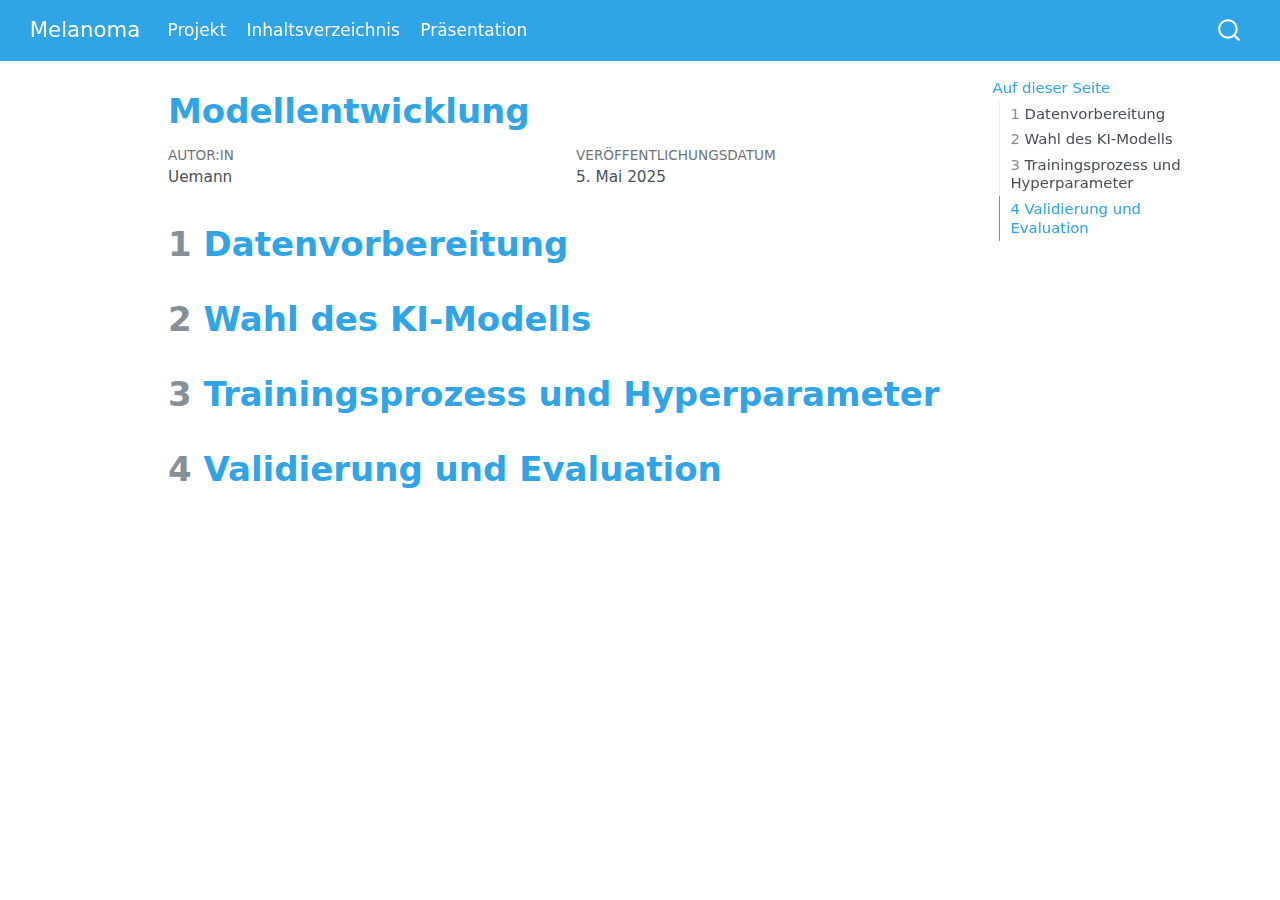
<file: _documentation/kapitel/Modellentwicklung.html>
<!DOCTYPE html>
<html xmlns="http://www.w3.org/1999/xhtml" lang="de" xml:lang="de"><head>

<meta charset="utf-8">
<meta name="generator" content="quarto-1.6.42">

<meta name="viewport" content="width=device-width, initial-scale=1.0, user-scalable=yes">

<meta name="author" content="Uemann">

<title>Modellentwicklung – Melanoma</title>
<style>
code{white-space: pre-wrap;}
span.smallcaps{font-variant: small-caps;}
div.columns{display: flex; gap: min(4vw, 1.5em);}
div.column{flex: auto; overflow-x: auto;}
div.hanging-indent{margin-left: 1.5em; text-indent: -1.5em;}
ul.task-list{list-style: none;}
ul.task-list li input[type="checkbox"] {
  width: 0.8em;
  margin: 0 0.8em 0.2em -1em; /* quarto-specific, see https://github.com/quarto-dev/quarto-cli/issues/4556 */ 
  vertical-align: middle;
}
</style>


<script src="../site_libs/quarto-nav/quarto-nav.js"></script>
<script src="../site_libs/quarto-nav/headroom.min.js"></script>
<script src="../site_libs/clipboard/clipboard.min.js"></script>
<script src="../site_libs/quarto-search/autocomplete.umd.js"></script>
<script src="../site_libs/quarto-search/fuse.min.js"></script>
<script src="../site_libs/quarto-search/quarto-search.js"></script>
<meta name="quarto:offset" content="../">
<script src="../site_libs/quarto-html/quarto.js"></script>
<script src="../site_libs/quarto-html/popper.min.js"></script>
<script src="../site_libs/quarto-html/tippy.umd.min.js"></script>
<script src="../site_libs/quarto-html/anchor.min.js"></script>
<link href="../site_libs/quarto-html/tippy.css" rel="stylesheet">
<link href="../site_libs/quarto-html/quarto-syntax-highlighting-2f5df379a58b258e96c21c0638c20c03.css" rel="stylesheet" id="quarto-text-highlighting-styles">
<script src="../site_libs/bootstrap/bootstrap.min.js"></script>
<link href="../site_libs/bootstrap/bootstrap-icons.css" rel="stylesheet">
<link href="../site_libs/bootstrap/bootstrap-9b08105b7f63205a66e951aab9693ffe.min.css" rel="stylesheet" append-hash="true" id="quarto-bootstrap" data-mode="light">
<script id="quarto-search-options" type="application/json">{
  "location": "navbar",
  "copy-button": false,
  "collapse-after": 3,
  "panel-placement": "end",
  "type": "overlay",
  "limit": 50,
  "keyboard-shortcut": [
    "s"
  ],
  "language": {
    "search-no-results-text": "Keine Treffer",
    "search-matching-documents-text": "Treffer",
    "search-copy-link-title": "Link in die Suche kopieren",
    "search-hide-matches-text": "Zusätzliche Treffer verbergen",
    "search-more-match-text": "weitere Treffer in diesem Dokument",
    "search-more-matches-text": "weitere Treffer in diesem Dokument",
    "search-clear-button-title": "Zurücksetzen",
    "search-text-placeholder": "",
    "search-detached-cancel-button-title": "Abbrechen",
    "search-submit-button-title": "Abschicken",
    "search-label": "Suchen"
  }
}</script>


<link rel="stylesheet" href="../styles.css">
</head>

<body class="nav-fixed">

<div id="quarto-search-results"></div>
  <header id="quarto-header" class="headroom fixed-top">
    <nav class="navbar navbar-expand-lg " data-bs-theme="dark">
      <div class="navbar-container container-fluid">
      <div class="navbar-brand-container mx-auto">
    <a class="navbar-brand" href="../index.html">
    <span class="navbar-title">Melanoma</span>
    </a>
  </div>
            <div id="quarto-search" class="" title="Suchen"></div>
          <button class="navbar-toggler" type="button" data-bs-toggle="collapse" data-bs-target="#navbarCollapse" aria-controls="navbarCollapse" role="menu" aria-expanded="false" aria-label="Navigation umschalten" onclick="if (window.quartoToggleHeadroom) { window.quartoToggleHeadroom(); }">
  <span class="navbar-toggler-icon"></span>
</button>
          <div class="collapse navbar-collapse" id="navbarCollapse">
            <ul class="navbar-nav navbar-nav-scroll me-auto">
  <li class="nav-item">
    <a class="nav-link" href="../index.html"> 
<span class="menu-text">Projekt</span></a>
  </li>  
  <li class="nav-item">
    <a class="nav-link" href="../kapitel/index.html"> 
<span class="menu-text">Inhaltsverzeichnis</span></a>
  </li>  
  <li class="nav-item">
    <a class="nav-link" href="../presentation.html"> 
<span class="menu-text">Präsentation</span></a>
  </li>  
</ul>
          </div> <!-- /navcollapse -->
            <div class="quarto-navbar-tools">
</div>
      </div> <!-- /container-fluid -->
    </nav>
</header>
<!-- content -->
<div id="quarto-content" class="quarto-container page-columns page-rows-contents page-layout-article page-navbar">
<!-- sidebar -->
<!-- margin-sidebar -->
    <div id="quarto-margin-sidebar" class="sidebar margin-sidebar">
        <nav id="TOC" role="doc-toc" class="toc-active">
    <h2 id="toc-title">Auf dieser Seite</h2>
   
  <ul>
  <li><a href="#datenvorbereitung" id="toc-datenvorbereitung" class="nav-link active" data-scroll-target="#datenvorbereitung"><span class="header-section-number">1</span> Datenvorbereitung</a></li>
  <li><a href="#wahl-des-ki-modells" id="toc-wahl-des-ki-modells" class="nav-link" data-scroll-target="#wahl-des-ki-modells"><span class="header-section-number">2</span> Wahl des KI-Modells</a></li>
  <li><a href="#trainingsprozess-und-hyperparameter" id="toc-trainingsprozess-und-hyperparameter" class="nav-link" data-scroll-target="#trainingsprozess-und-hyperparameter"><span class="header-section-number">3</span> Trainingsprozess und Hyperparameter</a></li>
  <li><a href="#validierung-und-evaluation" id="toc-validierung-und-evaluation" class="nav-link" data-scroll-target="#validierung-und-evaluation"><span class="header-section-number">4</span> Validierung und Evaluation</a></li>
  </ul>
</nav>
    </div>
<!-- main -->
<main class="content" id="quarto-document-content">

<header id="title-block-header" class="quarto-title-block default">
<div class="quarto-title">
<h1 class="title">Modellentwicklung</h1>
</div>



<div class="quarto-title-meta">

    <div>
    <div class="quarto-title-meta-heading">Autor:in</div>
    <div class="quarto-title-meta-contents">
             <p>Uemann </p>
          </div>
  </div>
    
    <div>
    <div class="quarto-title-meta-heading">Veröffentlichungsdatum</div>
    <div class="quarto-title-meta-contents">
      <p class="date">5. Mai 2025</p>
    </div>
  </div>
  
    
  </div>
  


</header>


<section id="datenvorbereitung" class="level1" data-number="1">
<h1 data-number="1"><span class="header-section-number">1</span> Datenvorbereitung</h1>
</section>
<section id="wahl-des-ki-modells" class="level1" data-number="2">
<h1 data-number="2"><span class="header-section-number">2</span> Wahl des KI-Modells</h1>
</section>
<section id="trainingsprozess-und-hyperparameter" class="level1" data-number="3">
<h1 data-number="3"><span class="header-section-number">3</span> Trainingsprozess und Hyperparameter</h1>
</section>
<section id="validierung-und-evaluation" class="level1" data-number="4">
<h1 data-number="4"><span class="header-section-number">4</span> Validierung und Evaluation</h1>


</section>

</main> <!-- /main -->
<script id="quarto-html-after-body" type="application/javascript">
window.document.addEventListener("DOMContentLoaded", function (event) {
  const toggleBodyColorMode = (bsSheetEl) => {
    const mode = bsSheetEl.getAttribute("data-mode");
    const bodyEl = window.document.querySelector("body");
    if (mode === "dark") {
      bodyEl.classList.add("quarto-dark");
      bodyEl.classList.remove("quarto-light");
    } else {
      bodyEl.classList.add("quarto-light");
      bodyEl.classList.remove("quarto-dark");
    }
  }
  const toggleBodyColorPrimary = () => {
    const bsSheetEl = window.document.querySelector("link#quarto-bootstrap");
    if (bsSheetEl) {
      toggleBodyColorMode(bsSheetEl);
    }
  }
  toggleBodyColorPrimary();  
  const icon = "";
  const anchorJS = new window.AnchorJS();
  anchorJS.options = {
    placement: 'right',
    icon: icon
  };
  anchorJS.add('.anchored');
  const isCodeAnnotation = (el) => {
    for (const clz of el.classList) {
      if (clz.startsWith('code-annotation-')) {                     
        return true;
      }
    }
    return false;
  }
  const onCopySuccess = function(e) {
    // button target
    const button = e.trigger;
    // don't keep focus
    button.blur();
    // flash "checked"
    button.classList.add('code-copy-button-checked');
    var currentTitle = button.getAttribute("title");
    button.setAttribute("title", "Kopiert");
    let tooltip;
    if (window.bootstrap) {
      button.setAttribute("data-bs-toggle", "tooltip");
      button.setAttribute("data-bs-placement", "left");
      button.setAttribute("data-bs-title", "Kopiert");
      tooltip = new bootstrap.Tooltip(button, 
        { trigger: "manual", 
          customClass: "code-copy-button-tooltip",
          offset: [0, -8]});
      tooltip.show();    
    }
    setTimeout(function() {
      if (tooltip) {
        tooltip.hide();
        button.removeAttribute("data-bs-title");
        button.removeAttribute("data-bs-toggle");
        button.removeAttribute("data-bs-placement");
      }
      button.setAttribute("title", currentTitle);
      button.classList.remove('code-copy-button-checked');
    }, 1000);
    // clear code selection
    e.clearSelection();
  }
  const getTextToCopy = function(trigger) {
      const codeEl = trigger.previousElementSibling.cloneNode(true);
      for (const childEl of codeEl.children) {
        if (isCodeAnnotation(childEl)) {
          childEl.remove();
        }
      }
      return codeEl.innerText;
  }
  const clipboard = new window.ClipboardJS('.code-copy-button:not([data-in-quarto-modal])', {
    text: getTextToCopy
  });
  clipboard.on('success', onCopySuccess);
  if (window.document.getElementById('quarto-embedded-source-code-modal')) {
    const clipboardModal = new window.ClipboardJS('.code-copy-button[data-in-quarto-modal]', {
      text: getTextToCopy,
      container: window.document.getElementById('quarto-embedded-source-code-modal')
    });
    clipboardModal.on('success', onCopySuccess);
  }
    var localhostRegex = new RegExp(/^(?:http|https):\/\/localhost\:?[0-9]*\//);
    var mailtoRegex = new RegExp(/^mailto:/);
      var filterRegex = new RegExp('/' + window.location.host + '/');
    var isInternal = (href) => {
        return filterRegex.test(href) || localhostRegex.test(href) || mailtoRegex.test(href);
    }
    // Inspect non-navigation links and adorn them if external
 	var links = window.document.querySelectorAll('a[href]:not(.nav-link):not(.navbar-brand):not(.toc-action):not(.sidebar-link):not(.sidebar-item-toggle):not(.pagination-link):not(.no-external):not([aria-hidden]):not(.dropdown-item):not(.quarto-navigation-tool):not(.about-link)');
    for (var i=0; i<links.length; i++) {
      const link = links[i];
      if (!isInternal(link.href)) {
        // undo the damage that might have been done by quarto-nav.js in the case of
        // links that we want to consider external
        if (link.dataset.originalHref !== undefined) {
          link.href = link.dataset.originalHref;
        }
      }
    }
  function tippyHover(el, contentFn, onTriggerFn, onUntriggerFn) {
    const config = {
      allowHTML: true,
      maxWidth: 500,
      delay: 100,
      arrow: false,
      appendTo: function(el) {
          return el.parentElement;
      },
      interactive: true,
      interactiveBorder: 10,
      theme: 'quarto',
      placement: 'bottom-start',
    };
    if (contentFn) {
      config.content = contentFn;
    }
    if (onTriggerFn) {
      config.onTrigger = onTriggerFn;
    }
    if (onUntriggerFn) {
      config.onUntrigger = onUntriggerFn;
    }
    window.tippy(el, config); 
  }
  const noterefs = window.document.querySelectorAll('a[role="doc-noteref"]');
  for (var i=0; i<noterefs.length; i++) {
    const ref = noterefs[i];
    tippyHover(ref, function() {
      // use id or data attribute instead here
      let href = ref.getAttribute('data-footnote-href') || ref.getAttribute('href');
      try { href = new URL(href).hash; } catch {}
      const id = href.replace(/^#\/?/, "");
      const note = window.document.getElementById(id);
      if (note) {
        return note.innerHTML;
      } else {
        return "";
      }
    });
  }
  const xrefs = window.document.querySelectorAll('a.quarto-xref');
  const processXRef = (id, note) => {
    // Strip column container classes
    const stripColumnClz = (el) => {
      el.classList.remove("page-full", "page-columns");
      if (el.children) {
        for (const child of el.children) {
          stripColumnClz(child);
        }
      }
    }
    stripColumnClz(note)
    if (id === null || id.startsWith('sec-')) {
      // Special case sections, only their first couple elements
      const container = document.createElement("div");
      if (note.children && note.children.length > 2) {
        container.appendChild(note.children[0].cloneNode(true));
        for (let i = 1; i < note.children.length; i++) {
          const child = note.children[i];
          if (child.tagName === "P" && child.innerText === "") {
            continue;
          } else {
            container.appendChild(child.cloneNode(true));
            break;
          }
        }
        if (window.Quarto?.typesetMath) {
          window.Quarto.typesetMath(container);
        }
        return container.innerHTML
      } else {
        if (window.Quarto?.typesetMath) {
          window.Quarto.typesetMath(note);
        }
        return note.innerHTML;
      }
    } else {
      // Remove any anchor links if they are present
      const anchorLink = note.querySelector('a.anchorjs-link');
      if (anchorLink) {
        anchorLink.remove();
      }
      if (window.Quarto?.typesetMath) {
        window.Quarto.typesetMath(note);
      }
      if (note.classList.contains("callout")) {
        return note.outerHTML;
      } else {
        return note.innerHTML;
      }
    }
  }
  for (var i=0; i<xrefs.length; i++) {
    const xref = xrefs[i];
    tippyHover(xref, undefined, function(instance) {
      instance.disable();
      let url = xref.getAttribute('href');
      let hash = undefined; 
      if (url.startsWith('#')) {
        hash = url;
      } else {
        try { hash = new URL(url).hash; } catch {}
      }
      if (hash) {
        const id = hash.replace(/^#\/?/, "");
        const note = window.document.getElementById(id);
        if (note !== null) {
          try {
            const html = processXRef(id, note.cloneNode(true));
            instance.setContent(html);
          } finally {
            instance.enable();
            instance.show();
          }
        } else {
          // See if we can fetch this
          fetch(url.split('#')[0])
          .then(res => res.text())
          .then(html => {
            const parser = new DOMParser();
            const htmlDoc = parser.parseFromString(html, "text/html");
            const note = htmlDoc.getElementById(id);
            if (note !== null) {
              const html = processXRef(id, note);
              instance.setContent(html);
            } 
          }).finally(() => {
            instance.enable();
            instance.show();
          });
        }
      } else {
        // See if we can fetch a full url (with no hash to target)
        // This is a special case and we should probably do some content thinning / targeting
        fetch(url)
        .then(res => res.text())
        .then(html => {
          const parser = new DOMParser();
          const htmlDoc = parser.parseFromString(html, "text/html");
          const note = htmlDoc.querySelector('main.content');
          if (note !== null) {
            // This should only happen for chapter cross references
            // (since there is no id in the URL)
            // remove the first header
            if (note.children.length > 0 && note.children[0].tagName === "HEADER") {
              note.children[0].remove();
            }
            const html = processXRef(null, note);
            instance.setContent(html);
          } 
        }).finally(() => {
          instance.enable();
          instance.show();
        });
      }
    }, function(instance) {
    });
  }
      let selectedAnnoteEl;
      const selectorForAnnotation = ( cell, annotation) => {
        let cellAttr = 'data-code-cell="' + cell + '"';
        let lineAttr = 'data-code-annotation="' +  annotation + '"';
        const selector = 'span[' + cellAttr + '][' + lineAttr + ']';
        return selector;
      }
      const selectCodeLines = (annoteEl) => {
        const doc = window.document;
        const targetCell = annoteEl.getAttribute("data-target-cell");
        const targetAnnotation = annoteEl.getAttribute("data-target-annotation");
        const annoteSpan = window.document.querySelector(selectorForAnnotation(targetCell, targetAnnotation));
        const lines = annoteSpan.getAttribute("data-code-lines").split(",");
        const lineIds = lines.map((line) => {
          return targetCell + "-" + line;
        })
        let top = null;
        let height = null;
        let parent = null;
        if (lineIds.length > 0) {
            //compute the position of the single el (top and bottom and make a div)
            const el = window.document.getElementById(lineIds[0]);
            top = el.offsetTop;
            height = el.offsetHeight;
            parent = el.parentElement.parentElement;
          if (lineIds.length > 1) {
            const lastEl = window.document.getElementById(lineIds[lineIds.length - 1]);
            const bottom = lastEl.offsetTop + lastEl.offsetHeight;
            height = bottom - top;
          }
          if (top !== null && height !== null && parent !== null) {
            // cook up a div (if necessary) and position it 
            let div = window.document.getElementById("code-annotation-line-highlight");
            if (div === null) {
              div = window.document.createElement("div");
              div.setAttribute("id", "code-annotation-line-highlight");
              div.style.position = 'absolute';
              parent.appendChild(div);
            }
            div.style.top = top - 2 + "px";
            div.style.height = height + 4 + "px";
            div.style.left = 0;
            let gutterDiv = window.document.getElementById("code-annotation-line-highlight-gutter");
            if (gutterDiv === null) {
              gutterDiv = window.document.createElement("div");
              gutterDiv.setAttribute("id", "code-annotation-line-highlight-gutter");
              gutterDiv.style.position = 'absolute';
              const codeCell = window.document.getElementById(targetCell);
              const gutter = codeCell.querySelector('.code-annotation-gutter');
              gutter.appendChild(gutterDiv);
            }
            gutterDiv.style.top = top - 2 + "px";
            gutterDiv.style.height = height + 4 + "px";
          }
          selectedAnnoteEl = annoteEl;
        }
      };
      const unselectCodeLines = () => {
        const elementsIds = ["code-annotation-line-highlight", "code-annotation-line-highlight-gutter"];
        elementsIds.forEach((elId) => {
          const div = window.document.getElementById(elId);
          if (div) {
            div.remove();
          }
        });
        selectedAnnoteEl = undefined;
      };
        // Handle positioning of the toggle
    window.addEventListener(
      "resize",
      throttle(() => {
        elRect = undefined;
        if (selectedAnnoteEl) {
          selectCodeLines(selectedAnnoteEl);
        }
      }, 10)
    );
    function throttle(fn, ms) {
    let throttle = false;
    let timer;
      return (...args) => {
        if(!throttle) { // first call gets through
            fn.apply(this, args);
            throttle = true;
        } else { // all the others get throttled
            if(timer) clearTimeout(timer); // cancel #2
            timer = setTimeout(() => {
              fn.apply(this, args);
              timer = throttle = false;
            }, ms);
        }
      };
    }
      // Attach click handler to the DT
      const annoteDls = window.document.querySelectorAll('dt[data-target-cell]');
      for (const annoteDlNode of annoteDls) {
        annoteDlNode.addEventListener('click', (event) => {
          const clickedEl = event.target;
          if (clickedEl !== selectedAnnoteEl) {
            unselectCodeLines();
            const activeEl = window.document.querySelector('dt[data-target-cell].code-annotation-active');
            if (activeEl) {
              activeEl.classList.remove('code-annotation-active');
            }
            selectCodeLines(clickedEl);
            clickedEl.classList.add('code-annotation-active');
          } else {
            // Unselect the line
            unselectCodeLines();
            clickedEl.classList.remove('code-annotation-active');
          }
        });
      }
  const findCites = (el) => {
    const parentEl = el.parentElement;
    if (parentEl) {
      const cites = parentEl.dataset.cites;
      if (cites) {
        return {
          el,
          cites: cites.split(' ')
        };
      } else {
        return findCites(el.parentElement)
      }
    } else {
      return undefined;
    }
  };
  var bibliorefs = window.document.querySelectorAll('a[role="doc-biblioref"]');
  for (var i=0; i<bibliorefs.length; i++) {
    const ref = bibliorefs[i];
    const citeInfo = findCites(ref);
    if (citeInfo) {
      tippyHover(citeInfo.el, function() {
        var popup = window.document.createElement('div');
        citeInfo.cites.forEach(function(cite) {
          var citeDiv = window.document.createElement('div');
          citeDiv.classList.add('hanging-indent');
          citeDiv.classList.add('csl-entry');
          var biblioDiv = window.document.getElementById('ref-' + cite);
          if (biblioDiv) {
            citeDiv.innerHTML = biblioDiv.innerHTML;
          }
          popup.appendChild(citeDiv);
        });
        return popup.innerHTML;
      });
    }
  }
});
</script>
</div> <!-- /content -->




</body></html>
</file>
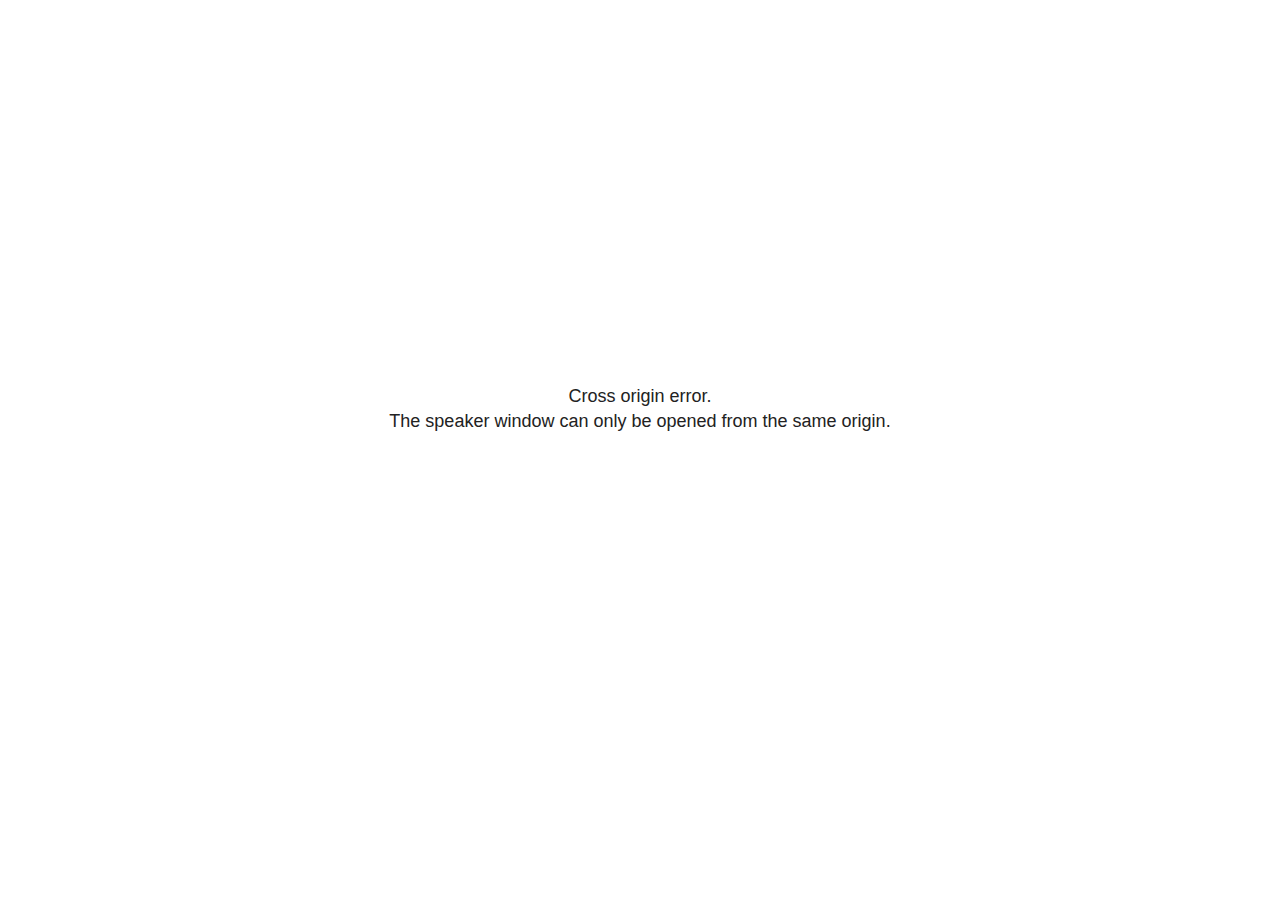
<file: _documentation/site_libs/revealjs/plugin/notes/speaker-view.html>
<!--
	NOTE: You need to build the notes plugin after making changes to this file.
-->
<html lang="en">
	<head>
		<meta charset="utf-8">

		<title>reveal.js - Speaker View</title>

		<style>
			body {
				font-family: Helvetica;
				font-size: 18px;
			}

			#current-slide,
			#upcoming-slide,
			#speaker-controls {
				padding: 6px;
				box-sizing: border-box;
				-moz-box-sizing: border-box;
			}

			#current-slide iframe,
			#upcoming-slide iframe {
				width: 100%;
				height: 100%;
				border: 1px solid #ddd;
			}

			#current-slide .label,
			#upcoming-slide .label {
				position: absolute;
				top: 10px;
				left: 10px;
				z-index: 2;
			}

			#connection-status {
				position: absolute;
				top: 0;
				left: 0;
				width: 100%;
				height: 100%;
				z-index: 20;
				padding: 30% 20% 20% 20%;
				font-size: 18px;
				color: #222;
				background: #fff;
				text-align: center;
				box-sizing: border-box;
				line-height: 1.4;
			}

			.overlay-element {
				height: 34px;
				line-height: 34px;
				padding: 0 10px;
				text-shadow: none;
				background: rgba( 220, 220, 220, 0.8 );
				color: #222;
				font-size: 14px;
			}

			.overlay-element.interactive:hover {
				background: rgba( 220, 220, 220, 1 );
			}

			#current-slide {
				position: absolute;
				width: 60%;
				height: 100%;
				top: 0;
				left: 0;
				padding-right: 0;
			}

			#upcoming-slide {
				position: absolute;
				width: 40%;
				height: 40%;
				right: 0;
				top: 0;
			}

			/* Speaker controls */
			#speaker-controls {
				position: absolute;
				top: 40%;
				right: 0;
				width: 40%;
				height: 60%;
				overflow: auto;
				font-size: 18px;
			}

				.speaker-controls-time.hidden,
				.speaker-controls-notes.hidden {
					display: none;
				}

				.speaker-controls-time .label,
				.speaker-controls-pace .label,
				.speaker-controls-notes .label {
					text-transform: uppercase;
					font-weight: normal;
					font-size: 0.66em;
					color: #666;
					margin: 0;
				}

				.speaker-controls-time, .speaker-controls-pace {
					border-bottom: 1px solid rgba( 200, 200, 200, 0.5 );
					margin-bottom: 10px;
					padding: 10px 16px;
					padding-bottom: 20px;
					cursor: pointer;
				}

				.speaker-controls-time .reset-button {
					opacity: 0;
					float: right;
					color: #666;
					text-decoration: none;
				}
				.speaker-controls-time:hover .reset-button {
					opacity: 1;
				}

				.speaker-controls-time .timer,
				.speaker-controls-time .clock {
					width: 50%;
				}

				.speaker-controls-time .timer,
				.speaker-controls-time .clock,
				.speaker-controls-time .pacing .hours-value,
				.speaker-controls-time .pacing .minutes-value,
				.speaker-controls-time .pacing .seconds-value {
					font-size: 1.9em;
				}

				.speaker-controls-time .timer {
					float: left;
				}

				.speaker-controls-time .clock {
					float: right;
					text-align: right;
				}

				.speaker-controls-time span.mute {
					opacity: 0.3;
				}

				.speaker-controls-time .pacing-title {
					margin-top: 5px;
				}

				.speaker-controls-time .pacing.ahead {
					color: blue;
				}

				.speaker-controls-time .pacing.on-track {
					color: green;
				}

				.speaker-controls-time .pacing.behind {
					color: red;
				}

				.speaker-controls-notes {
					padding: 10px 16px;
				}

				.speaker-controls-notes .value {
					margin-top: 5px;
					line-height: 1.4;
					font-size: 1.2em;
				}

			/* Layout selector */
			#speaker-layout {
				position: absolute;
				top: 10px;
				right: 10px;
				color: #222;
				z-index: 10;
			}
				#speaker-layout select {
					position: absolute;
					width: 100%;
					height: 100%;
					top: 0;
					left: 0;
					border: 0;
					box-shadow: 0;
					cursor: pointer;
					opacity: 0;

					font-size: 1em;
					background-color: transparent;

					-moz-appearance: none;
					-webkit-appearance: none;
					-webkit-tap-highlight-color: rgba(0, 0, 0, 0);
				}

				#speaker-layout select:focus {
					outline: none;
					box-shadow: none;
				}

			.clear {
				clear: both;
			}

			/* Speaker layout: Wide */
			body[data-speaker-layout="wide"] #current-slide,
			body[data-speaker-layout="wide"] #upcoming-slide {
				width: 50%;
				height: 45%;
				padding: 6px;
			}

			body[data-speaker-layout="wide"] #current-slide {
				top: 0;
				left: 0;
			}

			body[data-speaker-layout="wide"] #upcoming-slide {
				top: 0;
				left: 50%;
			}

			body[data-speaker-layout="wide"] #speaker-controls {
				top: 45%;
				left: 0;
				width: 100%;
				height: 50%;
				font-size: 1.25em;
			}

			/* Speaker layout: Tall */
			body[data-speaker-layout="tall"] #current-slide,
			body[data-speaker-layout="tall"] #upcoming-slide {
				width: 45%;
				height: 50%;
				padding: 6px;
			}

			body[data-speaker-layout="tall"] #current-slide {
				top: 0;
				left: 0;
			}

			body[data-speaker-layout="tall"] #upcoming-slide {
				top: 50%;
				left: 0;
			}

			body[data-speaker-layout="tall"] #speaker-controls {
				padding-top: 40px;
				top: 0;
				left: 45%;
				width: 55%;
				height: 100%;
				font-size: 1.25em;
			}

			/* Speaker layout: Notes only */
			body[data-speaker-layout="notes-only"] #current-slide,
			body[data-speaker-layout="notes-only"] #upcoming-slide {
				display: none;
			}

			body[data-speaker-layout="notes-only"] #speaker-controls {
				padding-top: 40px;
				top: 0;
				left: 0;
				width: 100%;
				height: 100%;
				font-size: 1.25em;
			}

			@media screen and (max-width: 1080px) {
				body[data-speaker-layout="default"] #speaker-controls {
					font-size: 16px;
				}
			}

			@media screen and (max-width: 900px) {
				body[data-speaker-layout="default"] #speaker-controls {
					font-size: 14px;
				}
			}

			@media screen and (max-width: 800px) {
				body[data-speaker-layout="default"] #speaker-controls {
					font-size: 12px;
				}
			}

		</style>
	</head>

	<body>

		<div id="connection-status">Loading speaker view...</div>

		<div id="current-slide"></div>
		<div id="upcoming-slide"><span class="overlay-element label">Upcoming</span></div>
		<div id="speaker-controls">
			<div class="speaker-controls-time">
				<h4 class="label">Time <span class="reset-button">Click to Reset</span></h4>
				<div class="clock">
					<span class="clock-value">0:00 AM</span>
				</div>
				<div class="timer">
					<span class="hours-value">00</span><span class="minutes-value">:00</span><span class="seconds-value">:00</span>
				</div>
				<div class="clear"></div>

				<h4 class="label pacing-title" style="display: none">Pacing – Time to finish current slide</h4>
				<div class="pacing" style="display: none">
					<span class="hours-value">00</span><span class="minutes-value">:00</span><span class="seconds-value">:00</span>
				</div>
			</div>

			<div class="speaker-controls-notes hidden">
				<h4 class="label">Notes</h4>
				<div class="value"></div>
			</div>
		</div>
		<div id="speaker-layout" class="overlay-element interactive">
			<span class="speaker-layout-label"></span>
			<select class="speaker-layout-dropdown"></select>
		</div>

		<script>

			(function() {

				var notes,
					notesValue,
					currentState,
					currentSlide,
					upcomingSlide,
					layoutLabel,
					layoutDropdown,
					pendingCalls = {},
					lastRevealApiCallId = 0,
					connected = false

				var connectionStatus = document.querySelector( '#connection-status' );

				var SPEAKER_LAYOUTS = {
					'default': 'Default',
					'wide': 'Wide',
					'tall': 'Tall',
					'notes-only': 'Notes only'
				};

				setupLayout();

				let openerOrigin;

				try {
					openerOrigin = window.opener.location.origin;
				}
				catch ( error ) { console.warn( error ) }

				// In order to prevent XSS, the speaker view will only run if its
				// opener has the same origin as itself
				if( window.location.origin !== openerOrigin ) {
					connectionStatus.innerHTML = 'Cross origin error.<br>The speaker window can only be opened from the same origin.';
					return;
				}

				var connectionTimeout = setTimeout( function() {
					connectionStatus.innerHTML = 'Error connecting to main window.<br>Please try closing and reopening the speaker view.';
				}, 5000 );

				window.addEventListener( 'message', function( event ) {

					// Validate the origin of all messages to avoid parsing messages
					// that aren't meant for us. Ignore when running off file:// so
					// that the speaker view continues to work without a web server.
					if( window.location.origin !== event.origin && window.location.origin !== 'file://' ) {
						return
					}

					clearTimeout( connectionTimeout );
					connectionStatus.style.display = 'none';

					var data = JSON.parse( event.data );

					// The overview mode is only useful to the reveal.js instance
					// where navigation occurs so we don't sync it
					if( data.state ) delete data.state.overview;

					// Messages sent by the notes plugin inside of the main window
					if( data && data.namespace === 'reveal-notes' ) {
						if( data.type === 'connect' ) {
							handleConnectMessage( data );
						}
						else if( data.type === 'state' ) {
							handleStateMessage( data );
						}
						else if( data.type === 'return' ) {
							pendingCalls[data.callId](data.result);
							delete pendingCalls[data.callId];
						}
					}
					// Messages sent by the reveal.js inside of the current slide preview
					else if( data && data.namespace === 'reveal' ) {
						if( /ready/.test( data.eventName ) ) {
							// Send a message back to notify that the handshake is complete
							window.opener.postMessage( JSON.stringify({ namespace: 'reveal-notes', type: 'connected'} ), '*' );
						}
						else if( /slidechanged|fragmentshown|fragmenthidden|paused|resumed/.test( data.eventName ) && currentState !== JSON.stringify( data.state ) ) {

							dispatchStateToMainWindow( data.state );

						}
					}

				} );

				/**
				 * Updates the presentation in the main window to match the state
				 * of the presentation in the notes window.
				 */
				const dispatchStateToMainWindow = debounce(( state ) => {
					window.opener.postMessage( JSON.stringify({ method: 'setState', args: [ state ]} ), '*' );
				}, 500);

				/**
				 * Asynchronously calls the Reveal.js API of the main frame.
				 */
				function callRevealApi( methodName, methodArguments, callback ) {

					var callId = ++lastRevealApiCallId;
					pendingCalls[callId] = callback;
					window.opener.postMessage( JSON.stringify( {
						namespace: 'reveal-notes',
						type: 'call',
						callId: callId,
						methodName: methodName,
						arguments: methodArguments
					} ), '*' );

				}

				/**
				 * Called when the main window is trying to establish a
				 * connection.
				 */
				function handleConnectMessage( data ) {

					if( connected === false ) {
						connected = true;

						setupIframes( data );
						setupKeyboard();
						setupNotes();
						setupTimer();
						setupHeartbeat();
					}

				}

				/**
				 * Called when the main window sends an updated state.
				 */
				function handleStateMessage( data ) {

					// Store the most recently set state to avoid circular loops
					// applying the same state
					currentState = JSON.stringify( data.state );

					// No need for updating the notes in case of fragment changes
					if ( data.notes ) {
						notes.classList.remove( 'hidden' );
						notesValue.style.whiteSpace = data.whitespace;
						if( data.markdown ) {
							notesValue.innerHTML = marked( data.notes );
						}
						else {
							notesValue.innerHTML = data.notes;
						}
					}
					else {
						notes.classList.add( 'hidden' );
					}

					// Update the note slides
					currentSlide.contentWindow.postMessage( JSON.stringify({ method: 'setState', args: [ data.state ] }), '*' );
					upcomingSlide.contentWindow.postMessage( JSON.stringify({ method: 'setState', args: [ data.state ] }), '*' );
					upcomingSlide.contentWindow.postMessage( JSON.stringify({ method: 'next' }), '*' );

				}

				// Limit to max one state update per X ms
				handleStateMessage = debounce( handleStateMessage, 200 );

				/**
				 * Forward keyboard events to the current slide window.
				 * This enables keyboard events to work even if focus
				 * isn't set on the current slide iframe.
				 *
				 * Block F5 default handling, it reloads and disconnects
				 * the speaker notes window.
				 */
				function setupKeyboard() {

					document.addEventListener( 'keydown', function( event ) {
						if( event.keyCode === 116 || ( event.metaKey && event.keyCode === 82 ) ) {
							event.preventDefault();
							return false;
						}
						currentSlide.contentWindow.postMessage( JSON.stringify({ method: 'triggerKey', args: [ event.keyCode ] }), '*' );
					} );

				}

				/**
				 * Creates the preview iframes.
				 */
				function setupIframes( data ) {

					var params = [
						'receiver',
						'progress=false',
						'history=false',
						'transition=none',
						'autoSlide=0',
						'backgroundTransition=none'
					].join( '&' );

					var urlSeparator = /\?/.test(data.url) ? '&' : '?';
					var hash = '#/' + data.state.indexh + '/' + data.state.indexv;
					var currentURL = data.url + urlSeparator + params + '&scrollActivationWidth=false&postMessageEvents=true' + hash;
					var upcomingURL = data.url + urlSeparator + params + '&scrollActivationWidth=false&controls=false' + hash;

					currentSlide = document.createElement( 'iframe' );
					currentSlide.setAttribute( 'width', 1280 );
					currentSlide.setAttribute( 'height', 1024 );
					currentSlide.setAttribute( 'src', currentURL );
					document.querySelector( '#current-slide' ).appendChild( currentSlide );

					upcomingSlide = document.createElement( 'iframe' );
					upcomingSlide.setAttribute( 'width', 640 );
					upcomingSlide.setAttribute( 'height', 512 );
					upcomingSlide.setAttribute( 'src', upcomingURL );
					document.querySelector( '#upcoming-slide' ).appendChild( upcomingSlide );

				}

				/**
				 * Setup the notes UI.
				 */
				function setupNotes() {

					notes = document.querySelector( '.speaker-controls-notes' );
					notesValue = document.querySelector( '.speaker-controls-notes .value' );

				}

				/**
				 * We send out a heartbeat at all times to ensure we can
				 * reconnect with the main presentation window after reloads.
				 */
				function setupHeartbeat() {

					setInterval( () => {
						window.opener.postMessage( JSON.stringify({ namespace: 'reveal-notes', type: 'heartbeat'} ), '*' );
					}, 1000 );

				}

				function getTimings( callback ) {

					callRevealApi( 'getSlidesAttributes', [], function ( slideAttributes ) {
						callRevealApi( 'getConfig', [], function ( config ) {
							var totalTime = config.totalTime;
							var minTimePerSlide = config.minimumTimePerSlide || 0;
							var defaultTiming = config.defaultTiming;
							if ((defaultTiming == null) && (totalTime == null)) {
								callback(null);
								return;
							}
							// Setting totalTime overrides defaultTiming
							if (totalTime) {
								defaultTiming = 0;
							}
							var timings = [];
							for ( var i in slideAttributes ) {
								var slide = slideAttributes[ i ];
								var timing = defaultTiming;
								if( slide.hasOwnProperty( 'data-timing' )) {
									var t = slide[ 'data-timing' ];
									timing = parseInt(t);
									if( isNaN(timing) ) {
										console.warn("Could not parse timing '" + t + "' of slide " + i + "; using default of " + defaultTiming);
										timing = defaultTiming;
									}
								}
								timings.push(timing);
							}
							if ( totalTime ) {
								// After we've allocated time to individual slides, we summarize it and
								// subtract it from the total time
								var remainingTime = totalTime - timings.reduce( function(a, b) { return a + b; }, 0 );
								// The remaining time is divided by the number of slides that have 0 seconds
								// allocated at the moment, giving the average time-per-slide on the remaining slides
								var remainingSlides = (timings.filter( function(x) { return x == 0 }) ).length
								var timePerSlide = Math.round( remainingTime / remainingSlides, 0 )
								// And now we replace every zero-value timing with that average
								timings = timings.map( function(x) { return (x==0 ? timePerSlide : x) } );
							}
							var slidesUnderMinimum = timings.filter( function(x) { return (x < minTimePerSlide) } ).length
							if ( slidesUnderMinimum ) {
								message = "The pacing time for " + slidesUnderMinimum + " slide(s) is under the configured minimum of " + minTimePerSlide + " seconds. Check the data-timing attribute on individual slides, or consider increasing the totalTime or minimumTimePerSlide configuration options (or removing some slides).";
								alert(message);
							}
							callback( timings );
						} );
					} );

				}

				/**
				 * Return the number of seconds allocated for presenting
				 * all slides up to and including this one.
				 */
				function getTimeAllocated( timings, callback ) {

					callRevealApi( 'getSlidePastCount', [], function ( currentSlide ) {
						var allocated = 0;
						for (var i in timings.slice(0, currentSlide + 1)) {
							allocated += timings[i];
						}
						callback( allocated );
					} );

				}

				/**
				 * Create the timer and clock and start updating them
				 * at an interval.
				 */
				function setupTimer() {

					var start = new Date(),
					timeEl = document.querySelector( '.speaker-controls-time' ),
					clockEl = timeEl.querySelector( '.clock-value' ),
					hoursEl = timeEl.querySelector( '.hours-value' ),
					minutesEl = timeEl.querySelector( '.minutes-value' ),
					secondsEl = timeEl.querySelector( '.seconds-value' ),
					pacingTitleEl = timeEl.querySelector( '.pacing-title' ),
					pacingEl = timeEl.querySelector( '.pacing' ),
					pacingHoursEl = pacingEl.querySelector( '.hours-value' ),
					pacingMinutesEl = pacingEl.querySelector( '.minutes-value' ),
					pacingSecondsEl = pacingEl.querySelector( '.seconds-value' );

					var timings = null;
					getTimings( function ( _timings ) {

						timings = _timings;
						if (_timings !== null) {
							pacingTitleEl.style.removeProperty('display');
							pacingEl.style.removeProperty('display');
						}

						// Update once directly
						_updateTimer();

						// Then update every second
						setInterval( _updateTimer, 1000 );

					} );


					function _resetTimer() {

						if (timings == null) {
							start = new Date();
							_updateTimer();
						}
						else {
							// Reset timer to beginning of current slide
							getTimeAllocated( timings, function ( slideEndTimingSeconds ) {
								var slideEndTiming = slideEndTimingSeconds * 1000;
								callRevealApi( 'getSlidePastCount', [], function ( currentSlide ) {
									var currentSlideTiming = timings[currentSlide] * 1000;
									var previousSlidesTiming = slideEndTiming - currentSlideTiming;
									var now = new Date();
									start = new Date(now.getTime() - previousSlidesTiming);
									_updateTimer();
								} );
							} );
						}

					}

					timeEl.addEventListener( 'click', function() {
						_resetTimer();
						return false;
					} );

					function _displayTime( hrEl, minEl, secEl, time) {

						var sign = Math.sign(time) == -1 ? "-" : "";
						time = Math.abs(Math.round(time / 1000));
						var seconds = time % 60;
						var minutes = Math.floor( time / 60 ) % 60 ;
						var hours = Math.floor( time / ( 60 * 60 )) ;
						hrEl.innerHTML = sign + zeroPadInteger( hours );
						if (hours == 0) {
							hrEl.classList.add( 'mute' );
						}
						else {
							hrEl.classList.remove( 'mute' );
						}
						minEl.innerHTML = ':' + zeroPadInteger( minutes );
						if (hours == 0 && minutes == 0) {
							minEl.classList.add( 'mute' );
						}
						else {
							minEl.classList.remove( 'mute' );
						}
						secEl.innerHTML = ':' + zeroPadInteger( seconds );
					}

					function _updateTimer() {

						var diff, hours, minutes, seconds,
						now = new Date();

						diff = now.getTime() - start.getTime();

						clockEl.innerHTML = now.toLocaleTimeString( 'en-US', { hour12: true, hour: '2-digit', minute:'2-digit' } );
						_displayTime( hoursEl, minutesEl, secondsEl, diff );
						if (timings !== null) {
							_updatePacing(diff);
						}

					}

					function _updatePacing(diff) {

						getTimeAllocated( timings, function ( slideEndTimingSeconds ) {
							var slideEndTiming = slideEndTimingSeconds * 1000;

							callRevealApi( 'getSlidePastCount', [], function ( currentSlide ) {
								var currentSlideTiming = timings[currentSlide] * 1000;
								var timeLeftCurrentSlide = slideEndTiming - diff;
								if (timeLeftCurrentSlide < 0) {
									pacingEl.className = 'pacing behind';
								}
								else if (timeLeftCurrentSlide < currentSlideTiming) {
									pacingEl.className = 'pacing on-track';
								}
								else {
									pacingEl.className = 'pacing ahead';
								}
								_displayTime( pacingHoursEl, pacingMinutesEl, pacingSecondsEl, timeLeftCurrentSlide );
							} );
						} );
					}

				}

				/**
				 * Sets up the speaker view layout and layout selector.
				 */
				function setupLayout() {

					layoutDropdown = document.querySelector( '.speaker-layout-dropdown' );
					layoutLabel = document.querySelector( '.speaker-layout-label' );

					// Render the list of available layouts
					for( var id in SPEAKER_LAYOUTS ) {
						var option = document.createElement( 'option' );
						option.setAttribute( 'value', id );
						option.textContent = SPEAKER_LAYOUTS[ id ];
						layoutDropdown.appendChild( option );
					}

					// Monitor the dropdown for changes
					layoutDropdown.addEventListener( 'change', function( event ) {

						setLayout( layoutDropdown.value );

					}, false );

					// Restore any currently persisted layout
					setLayout( getLayout() );

				}

				/**
				 * Sets a new speaker view layout. The layout is persisted
				 * in local storage.
				 */
				function setLayout( value ) {

					var title = SPEAKER_LAYOUTS[ value ];

					layoutLabel.innerHTML = 'Layout' + ( title ? ( ': ' + title ) : '' );
					layoutDropdown.value = value;

					document.body.setAttribute( 'data-speaker-layout', value );

					// Persist locally
					if( supportsLocalStorage() ) {
						window.localStorage.setItem( 'reveal-speaker-layout', value );
					}

				}

				/**
				 * Returns the ID of the most recently set speaker layout
				 * or our default layout if none has been set.
				 */
				function getLayout() {

					if( supportsLocalStorage() ) {
						var layout = window.localStorage.getItem( 'reveal-speaker-layout' );
						if( layout ) {
							return layout;
						}
					}

					// Default to the first record in the layouts hash
					for( var id in SPEAKER_LAYOUTS ) {
						return id;
					}

				}

				function supportsLocalStorage() {

					try {
						localStorage.setItem('test', 'test');
						localStorage.removeItem('test');
						return true;
					}
					catch( e ) {
						return false;
					}

				}

				function zeroPadInteger( num ) {

					var str = '00' + parseInt( num );
					return str.substring( str.length - 2 );

				}

				/**
				 * Limits the frequency at which a function can be called.
				 */
				function debounce( fn, ms ) {

					var lastTime = 0,
						timeout;

					return function() {

						var args = arguments;
						var context = this;

						clearTimeout( timeout );

						var timeSinceLastCall = Date.now() - lastTime;
						if( timeSinceLastCall > ms ) {
							fn.apply( context, args );
							lastTime = Date.now();
						}
						else {
							timeout = setTimeout( function() {
								fn.apply( context, args );
								lastTime = Date.now();
							}, ms - timeSinceLastCall );
						}

					}

				}

			})();

		</script>
	</body>
</html>
</file>
<file: _documentation/site_libs/quarto-html/tippy.css>
.tippy-box[data-animation=fade][data-state=hidden]{opacity:0}[data-tippy-root]{max-width:calc(100vw - 10px)}.tippy-box{position:relative;background-color:#333;color:#fff;border-radius:4px;font-size:14px;line-height:1.4;white-space:normal;outline:0;transition-property:transform,visibility,opacity}.tippy-box[data-placement^=top]>.tippy-arrow{bottom:0}.tippy-box[data-placement^=top]>.tippy-arrow:before{bottom:-7px;left:0;border-width:8px 8px 0;border-top-color:initial;transform-origin:center top}.tippy-box[data-placement^=bottom]>.tippy-arrow{top:0}.tippy-box[data-placement^=bottom]>.tippy-arrow:before{top:-7px;left:0;border-width:0 8px 8px;border-bottom-color:initial;transform-origin:center bottom}.tippy-box[data-placement^=left]>.tippy-arrow{right:0}.tippy-box[data-placement^=left]>.tippy-arrow:before{border-width:8px 0 8px 8px;border-left-color:initial;right:-7px;transform-origin:center left}.tippy-box[data-placement^=right]>.tippy-arrow{left:0}.tippy-box[data-placement^=right]>.tippy-arrow:before{left:-7px;border-width:8px 8px 8px 0;border-right-color:initial;transform-origin:center right}.tippy-box[data-inertia][data-state=visible]{transition-timing-function:cubic-bezier(.54,1.5,.38,1.11)}.tippy-arrow{width:16px;height:16px;color:#333}.tippy-arrow:before{content:"";position:absolute;border-color:transparent;border-style:solid}.tippy-content{position:relative;padding:5px 9px;z-index:1}
</file>
<file: _documentation/site_libs/quarto-html/quarto-syntax-highlighting-234273d1456647dabc34a594ac50e507.css>
/* quarto syntax highlight colors */
:root {
  --quarto-hl-al-color: #ff5555;
  --quarto-hl-an-color: #6a737d;
  --quarto-hl-at-color: #d73a49;
  --quarto-hl-bn-color: #005cc5;
  --quarto-hl-bu-color: #d73a49;
  --quarto-hl-ch-color: #032f62;
  --quarto-hl-co-color: #6a737d;
  --quarto-hl-cv-color: #6a737d;
  --quarto-hl-cn-color: #005cc5;
  --quarto-hl-cf-color: #d73a49;
  --quarto-hl-dt-color: #d73a49;
  --quarto-hl-dv-color: #005cc5;
  --quarto-hl-do-color: #6a737d;
  --quarto-hl-er-color: #ff5555;
  --quarto-hl-ex-color: #d73a49;
  --quarto-hl-fl-color: #005cc5;
  --quarto-hl-fu-color: #6f42c1;
  --quarto-hl-im-color: #032f62;
  --quarto-hl-in-color: #6a737d;
  --quarto-hl-kw-color: #d73a49;
  --quarto-hl-op-color: #24292e;
  --quarto-hl-pp-color: #d73a49;
  --quarto-hl-re-color: #6a737d;
  --quarto-hl-sc-color: #005cc5;
  --quarto-hl-ss-color: #032f62;
  --quarto-hl-st-color: #032f62;
  --quarto-hl-va-color: #e36209;
  --quarto-hl-vs-color: #032f62;
  --quarto-hl-wa-color: #ff5555;
}

/* other quarto variables */
:root {
  --quarto-font-monospace: SFMono-Regular, Menlo, Monaco, Consolas, "Liberation Mono", "Courier New", monospace;
}

/* syntax highlight based on Pandoc's rules */
pre > code.sourceCode > span {
  color: #24292e;
}

code.sourceCode > span {
  color: #24292e;
}

div.sourceCode,
div.sourceCode pre.sourceCode {
  color: #24292e;
}

/* Normal */
code span {
  color: #24292e;
}

/* Alert */
code span.al {
  font-weight: bold;
  color: #ff5555;
}

/* Annotation */
code span.an {
  color: #6a737d;
}

/* Attribute */
code span.at {
  color: #d73a49;
}

/* BaseN */
code span.bn {
  color: #005cc5;
}

/* BuiltIn */
code span.bu {
  color: #d73a49;
}

/* ControlFlow */
code span.cf {
  color: #d73a49;
}

/* Char */
code span.ch {
  color: #032f62;
}

/* Constant */
code span.cn {
  color: #005cc5;
}

/* Comment */
code span.co {
  color: #6a737d;
}

/* CommentVar */
code span.cv {
  color: #6a737d;
}

/* Documentation */
code span.do {
  color: #6a737d;
}

/* DataType */
code span.dt {
  color: #d73a49;
}

/* DecVal */
code span.dv {
  color: #005cc5;
}

/* Error */
code span.er {
  color: #ff5555;
  text-decoration: underline;
}

/* Extension */
code span.ex {
  font-weight: bold;
  color: #d73a49;
}

/* Float */
code span.fl {
  color: #005cc5;
}

/* Function */
code span.fu {
  color: #6f42c1;
}

/* Import */
code span.im {
  color: #032f62;
}

/* Information */
code span.in {
  color: #6a737d;
}

/* Keyword */
code span.kw {
  color: #d73a49;
}

/* Operator */
code span.op {
  color: #24292e;
}

/* Preprocessor */
code span.pp {
  color: #d73a49;
}

/* RegionMarker */
code span.re {
  color: #6a737d;
}

/* SpecialChar */
code span.sc {
  color: #005cc5;
}

/* SpecialString */
code span.ss {
  color: #032f62;
}

/* String */
code span.st {
  color: #032f62;
}

/* Variable */
code span.va {
  color: #e36209;
}

/* VerbatimString */
code span.vs {
  color: #032f62;
}

/* Warning */
code span.wa {
  color: #ff5555;
}

.prevent-inlining {
  content: "</";
}

/*# sourceMappingURL=c56d45e8171e82081af6d43de8e882ad.css.map */
</file>
<file: _documentation/site_libs/quarto-diagram/mermaid.css>
.mermaidTooltip {
  position: absolute;
  text-align: center;
  max-width: 200px;
  padding: 2px;
  font-family: "trebuchet ms", verdana, arial;
  font-size: 12px;
  background: #ffffde;
  border: 1px solid #aaaa33;
  border-radius: 2px;
  pointer-events: none;
  z-index: 1000;
}
</file>
<file: _documentation/styles.css>
/* css styles */
</file>
<file: _documentation/site_libs/quarto-html/quarto-syntax-highlighting-2f5df379a58b258e96c21c0638c20c03.css>
/* quarto syntax highlight colors */
:root {
  --quarto-hl-ot-color: #003B4F;
  --quarto-hl-at-color: #657422;
  --quarto-hl-ss-color: #20794D;
  --quarto-hl-an-color: #5E5E5E;
  --quarto-hl-fu-color: #4758AB;
  --quarto-hl-st-color: #20794D;
  --quarto-hl-cf-color: #003B4F;
  --quarto-hl-op-color: #5E5E5E;
  --quarto-hl-er-color: #AD0000;
  --quarto-hl-bn-color: #AD0000;
  --quarto-hl-al-color: #AD0000;
  --quarto-hl-va-color: #111111;
  --quarto-hl-bu-color: inherit;
  --quarto-hl-ex-color: inherit;
  --quarto-hl-pp-color: #AD0000;
  --quarto-hl-in-color: #5E5E5E;
  --quarto-hl-vs-color: #20794D;
  --quarto-hl-wa-color: #5E5E5E;
  --quarto-hl-do-color: #5E5E5E;
  --quarto-hl-im-color: #00769E;
  --quarto-hl-ch-color: #20794D;
  --quarto-hl-dt-color: #AD0000;
  --quarto-hl-fl-color: #AD0000;
  --quarto-hl-co-color: #5E5E5E;
  --quarto-hl-cv-color: #5E5E5E;
  --quarto-hl-cn-color: #8f5902;
  --quarto-hl-sc-color: #5E5E5E;
  --quarto-hl-dv-color: #AD0000;
  --quarto-hl-kw-color: #003B4F;
}

/* other quarto variables */
:root {
  --quarto-font-monospace: SFMono-Regular, Menlo, Monaco, Consolas, "Liberation Mono", "Courier New", monospace;
}

pre > code.sourceCode > span {
  color: #003B4F;
}

code span {
  color: #003B4F;
}

code.sourceCode > span {
  color: #003B4F;
}

div.sourceCode,
div.sourceCode pre.sourceCode {
  color: #003B4F;
}

code span.ot {
  color: #003B4F;
  font-style: inherit;
}

code span.at {
  color: #657422;
  font-style: inherit;
}

code span.ss {
  color: #20794D;
  font-style: inherit;
}

code span.an {
  color: #5E5E5E;
  font-style: inherit;
}

code span.fu {
  color: #4758AB;
  font-style: inherit;
}

code span.st {
  color: #20794D;
  font-style: inherit;
}

code span.cf {
  color: #003B4F;
  font-weight: bold;
  font-style: inherit;
}

code span.op {
  color: #5E5E5E;
  font-style: inherit;
}

code span.er {
  color: #AD0000;
  font-style: inherit;
}

code span.bn {
  color: #AD0000;
  font-style: inherit;
}

code span.al {
  color: #AD0000;
  font-style: inherit;
}

code span.va {
  color: #111111;
  font-style: inherit;
}

code span.bu {
  font-style: inherit;
}

code span.ex {
  font-style: inherit;
}

code span.pp {
  color: #AD0000;
  font-style: inherit;
}

code span.in {
  color: #5E5E5E;
  font-style: inherit;
}

code span.vs {
  color: #20794D;
  font-style: inherit;
}

code span.wa {
  color: #5E5E5E;
  font-style: italic;
}

code span.do {
  color: #5E5E5E;
  font-style: italic;
}

code span.im {
  color: #00769E;
  font-style: inherit;
}

code span.ch {
  color: #20794D;
  font-style: inherit;
}

code span.dt {
  color: #AD0000;
  font-style: inherit;
}

code span.fl {
  color: #AD0000;
  font-style: inherit;
}

code span.co {
  color: #5E5E5E;
  font-style: inherit;
}

code span.cv {
  color: #5E5E5E;
  font-style: italic;
}

code span.cn {
  color: #8f5902;
  font-style: inherit;
}

code span.sc {
  color: #5E5E5E;
  font-style: inherit;
}

code span.dv {
  color: #AD0000;
  font-style: inherit;
}

code span.kw {
  color: #003B4F;
  font-weight: bold;
  font-style: inherit;
}

.prevent-inlining {
  content: "</";
}

/*# sourceMappingURL=35eb38a806ee71ea6d2563be2308c832.css.map */
</file>
